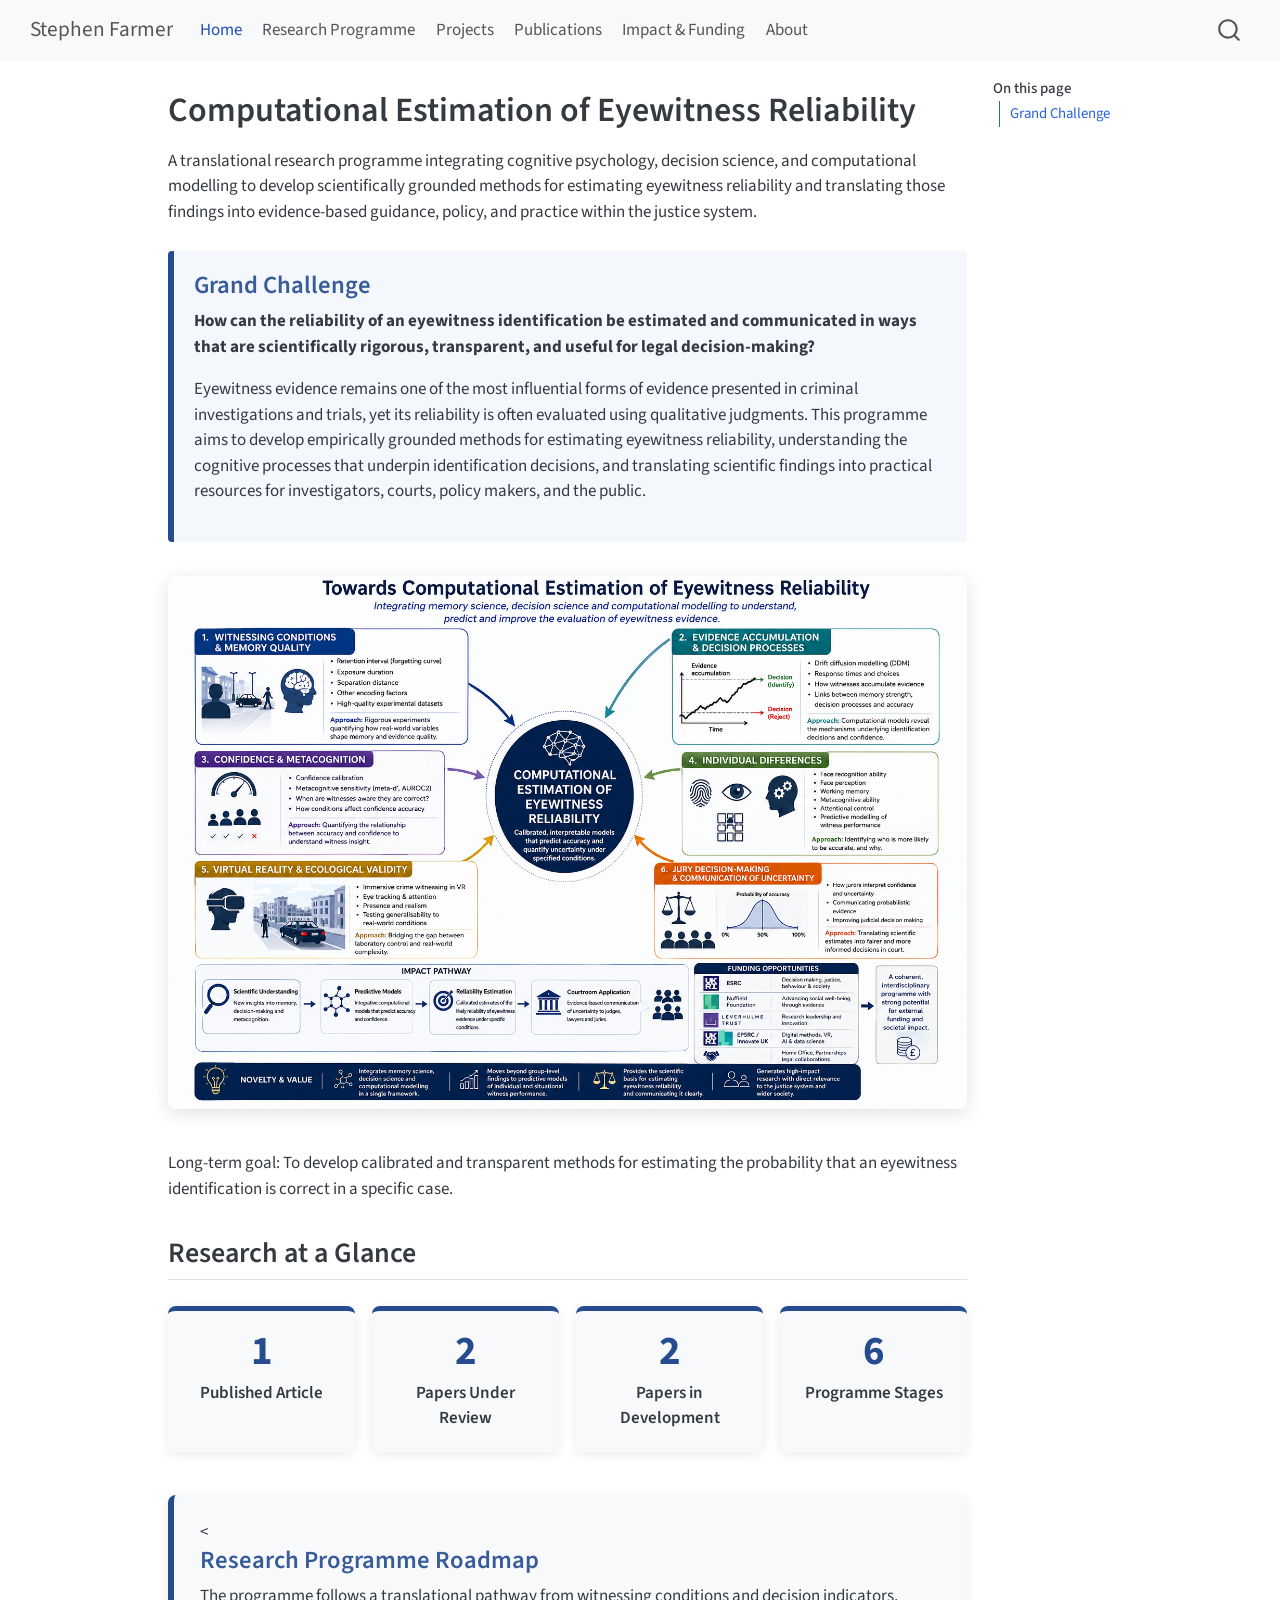
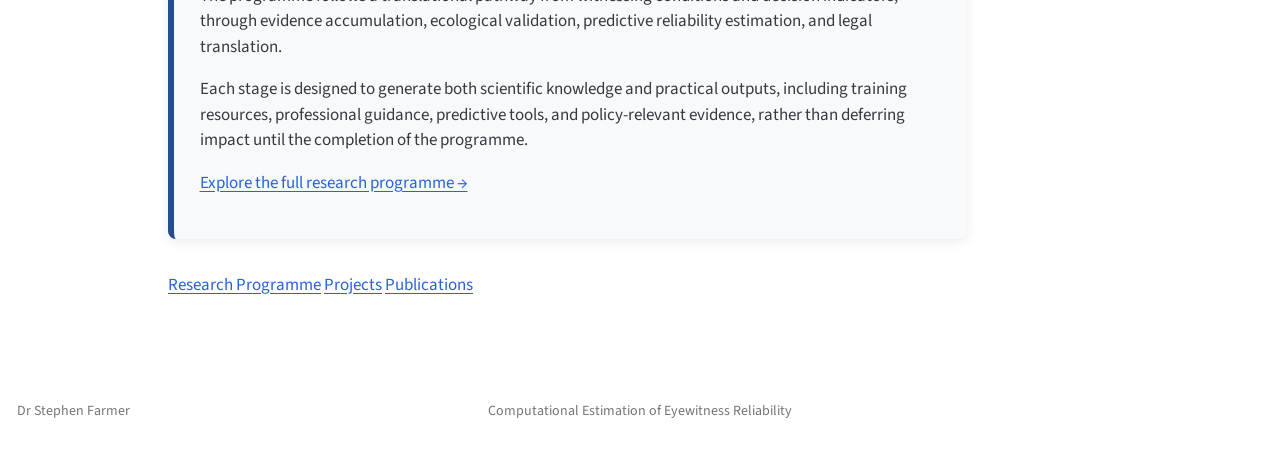
<file: docs/index.html>
<!DOCTYPE html>
<html xmlns="http://www.w3.org/1999/xhtml" lang="en" xml:lang="en"><head>

<meta charset="utf-8">
<meta name="generator" content="quarto-1.8.26">

<meta name="viewport" content="width=device-width, initial-scale=1.0, user-scalable=yes">


<title>quarto-input7c6a6a35d3d3103a – Stephen Farmer</title>
<style>
code{white-space: pre-wrap;}
span.smallcaps{font-variant: small-caps;}
div.columns{display: flex; gap: min(4vw, 1.5em);}
div.column{flex: auto; overflow-x: auto;}
div.hanging-indent{margin-left: 1.5em; text-indent: -1.5em;}
ul.task-list{list-style: none;}
ul.task-list li input[type="checkbox"] {
  width: 0.8em;
  margin: 0 0.8em 0.2em -1em; /* quarto-specific, see https://github.com/quarto-dev/quarto-cli/issues/4556 */ 
  vertical-align: middle;
}
</style>


<script src="site_libs/quarto-nav/quarto-nav.js"></script>
<script src="site_libs/quarto-nav/headroom.min.js"></script>
<script src="site_libs/clipboard/clipboard.min.js"></script>
<script src="site_libs/quarto-search/autocomplete.umd.js"></script>
<script src="site_libs/quarto-search/fuse.min.js"></script>
<script src="site_libs/quarto-search/quarto-search.js"></script>
<meta name="quarto:offset" content="./">
<script src="site_libs/quarto-html/quarto.js" type="module"></script>
<script src="site_libs/quarto-html/tabsets/tabsets.js" type="module"></script>
<script src="site_libs/quarto-html/axe/axe-check.js" type="module"></script>
<script src="site_libs/quarto-html/popper.min.js"></script>
<script src="site_libs/quarto-html/tippy.umd.min.js"></script>
<script src="site_libs/quarto-html/anchor.min.js"></script>
<link href="site_libs/quarto-html/tippy.css" rel="stylesheet">
<link href="site_libs/quarto-html/quarto-syntax-highlighting-587c61ba64f3a5504c4d52d930310e48.css" rel="stylesheet" id="quarto-text-highlighting-styles">
<script src="site_libs/bootstrap/bootstrap.min.js"></script>
<link href="site_libs/bootstrap/bootstrap-icons.css" rel="stylesheet">
<link href="site_libs/bootstrap/bootstrap-5b4ad623e5705c0698d39aec6f10cf02.min.css" rel="stylesheet" append-hash="true" id="quarto-bootstrap" data-mode="light">
<script id="quarto-search-options" type="application/json">{
  "location": "navbar",
  "copy-button": false,
  "collapse-after": 3,
  "panel-placement": "end",
  "type": "overlay",
  "limit": 50,
  "keyboard-shortcut": [
    "f",
    "/",
    "s"
  ],
  "show-item-context": false,
  "language": {
    "search-no-results-text": "No results",
    "search-matching-documents-text": "matching documents",
    "search-copy-link-title": "Copy link to search",
    "search-hide-matches-text": "Hide additional matches",
    "search-more-match-text": "more match in this document",
    "search-more-matches-text": "more matches in this document",
    "search-clear-button-title": "Clear",
    "search-text-placeholder": "",
    "search-detached-cancel-button-title": "Cancel",
    "search-submit-button-title": "Submit",
    "search-label": "Search"
  }
}</script>


<link rel="stylesheet" href="styles.css">
</head>

<body class="nav-fixed quarto-light">

<div id="quarto-search-results"></div>
  <header id="quarto-header" class="headroom fixed-top">
    <nav class="navbar navbar-expand-lg " data-bs-theme="dark">
      <div class="navbar-container container-fluid">
      <div class="navbar-brand-container mx-auto">
    <a class="navbar-brand" href="./index.html">
    <span class="navbar-title">Stephen Farmer</span>
    </a>
  </div>
            <div id="quarto-search" class="" title="Search"></div>
          <button class="navbar-toggler" type="button" data-bs-toggle="collapse" data-bs-target="#navbarCollapse" aria-controls="navbarCollapse" role="menu" aria-expanded="false" aria-label="Toggle navigation" onclick="if (window.quartoToggleHeadroom) { window.quartoToggleHeadroom(); }">
  <span class="navbar-toggler-icon"></span>
</button>
          <div class="collapse navbar-collapse" id="navbarCollapse">
            <ul class="navbar-nav navbar-nav-scroll me-auto">
  <li class="nav-item">
    <a class="nav-link active" href="./index.html" aria-current="page"> 
<span class="menu-text">Home</span></a>
  </li>  
  <li class="nav-item">
    <a class="nav-link" href="./programme.html"> 
<span class="menu-text">Research Programme</span></a>
  </li>  
  <li class="nav-item">
    <a class="nav-link" href="./projects.html"> 
<span class="menu-text">Projects</span></a>
  </li>  
  <li class="nav-item">
    <a class="nav-link" href="./publications.html"> 
<span class="menu-text">Publications</span></a>
  </li>  
  <li class="nav-item">
    <a class="nav-link" href="./impact.html"> 
<span class="menu-text">Impact &amp; Funding</span></a>
  </li>  
  <li class="nav-item">
    <a class="nav-link" href="./about.html"> 
<span class="menu-text">About</span></a>
  </li>  
</ul>
          </div> <!-- /navcollapse -->
            <div class="quarto-navbar-tools">
</div>
      </div> <!-- /container-fluid -->
    </nav>
</header>
<!-- content -->
<div id="quarto-content" class="quarto-container page-columns page-rows-contents page-layout-article page-navbar">
<!-- sidebar -->
<!-- margin-sidebar -->
    <div id="quarto-margin-sidebar" class="sidebar margin-sidebar">
        <nav id="TOC" role="doc-toc" class="toc-active">
    <h2 id="toc-title">On this page</h2>
   
  <ul>
  <li><a href="#grand-challenge" id="toc-grand-challenge" class="nav-link active" data-scroll-target="#grand-challenge">Grand Challenge</a></li>
  </ul>
</nav>
    </div>
<!-- main -->
<main class="content" id="quarto-document-content"><header id="title-block-header" class="quarto-title-block"><h1 class="title display-7">
Computational Estimation of Eyewitness Reliability
</h1></header>




<div class="hero-title">

<p class="hero-subtitle">
A translational research programme integrating cognitive psychology, decision science, and computational modelling to develop scientifically grounded methods for estimating eyewitness reliability and translating those findings into evidence-based guidance, policy, and practice within the justice system.
</p>
</div>
<section id="grand-challenge" class="level3 challenge-box">
<h3 class="anchored" data-anchor-id="grand-challenge">Grand Challenge</h3>
<p><strong>How can the reliability of an eyewitness identification be estimated and communicated in ways that are scientifically rigorous, transparent, and useful for legal decision-making?</strong></p>
<p>Eyewitness evidence remains one of the most influential forms of evidence presented in criminal investigations and trials, yet its reliability is often evaluated using qualitative judgments. This programme aims to develop empirically grounded methods for estimating eyewitness reliability, understanding the cognitive processes that underpin identification decisions, and translating scientific findings into practical resources for investigators, courts, policy makers, and the public.</p>
</section>
<div class="figure-wrapper">
<p><img src="images/programmeOverview.png" alt="Overview of the eyewitness reliability research programme"></p>
</div>
<p>Long-term goal: To develop calibrated and transparent methods for estimating the probability that an eyewitness identification is correct in a specific case.</p>
<h2 class="anchored">
Research at a Glance
</h2>
<div class="glance-grid">
<div class="glance-card">
<div class="glance-number">
1
</div>
<div class="glance-label">
Published Article
</div>
</div>
<div class="glance-card">
<div class="glance-number">
2
</div>
<div class="glance-label">
Papers Under Review
</div>
</div>
<div class="glance-card">
<div class="glance-number">
2
</div>
<div class="glance-label">
Papers in Development
</div>
</div>
<div class="glance-card">
<div class="glance-number">
6
</div>
<div class="glance-label">
Programme Stages
</div>
</div>
</div>
<div class="vision-box">
&lt;
<h3 class="anchored">
Research Programme Roadmap
</h3>
<p>
The programme follows a translational pathway from witnessing conditions and decision indicators, through evidence accumulation, ecological validation, predictive reliability estimation, and legal translation.
</p>
<p>
Each stage is designed to generate both scientific knowledge and practical outputs, including training resources, professional guidance, predictive tools, and policy-relevant evidence, rather than deferring impact until the completion of the programme.
</p>
<p>
<a href="programme.html">Explore the full research programme →</a>
</p>
<p></p>
</div>
<div class="button-row">
<p><a class="homepage-button" href="programme.html">Research Programme</a> <a class="homepage-button" href="projects.html">Projects</a> <a class="homepage-button" href="publications.html">Publications</a></p>
</div>



</main> <!-- /main -->
<script id="quarto-html-after-body" type="application/javascript">
  window.document.addEventListener("DOMContentLoaded", function (event) {
    const icon = "";
    const anchorJS = new window.AnchorJS();
    anchorJS.options = {
      placement: 'right',
      icon: icon
    };
    anchorJS.add('.anchored');
    const isCodeAnnotation = (el) => {
      for (const clz of el.classList) {
        if (clz.startsWith('code-annotation-')) {                     
          return true;
        }
      }
      return false;
    }
    const onCopySuccess = function(e) {
      // button target
      const button = e.trigger;
      // don't keep focus
      button.blur();
      // flash "checked"
      button.classList.add('code-copy-button-checked');
      var currentTitle = button.getAttribute("title");
      button.setAttribute("title", "Copied!");
      let tooltip;
      if (window.bootstrap) {
        button.setAttribute("data-bs-toggle", "tooltip");
        button.setAttribute("data-bs-placement", "left");
        button.setAttribute("data-bs-title", "Copied!");
        tooltip = new bootstrap.Tooltip(button, 
          { trigger: "manual", 
            customClass: "code-copy-button-tooltip",
            offset: [0, -8]});
        tooltip.show();    
      }
      setTimeout(function() {
        if (tooltip) {
          tooltip.hide();
          button.removeAttribute("data-bs-title");
          button.removeAttribute("data-bs-toggle");
          button.removeAttribute("data-bs-placement");
        }
        button.setAttribute("title", currentTitle);
        button.classList.remove('code-copy-button-checked');
      }, 1000);
      // clear code selection
      e.clearSelection();
    }
    const getTextToCopy = function(trigger) {
      const outerScaffold = trigger.parentElement.cloneNode(true);
      const codeEl = outerScaffold.querySelector('code');
      for (const childEl of codeEl.children) {
        if (isCodeAnnotation(childEl)) {
          childEl.remove();
        }
      }
      return codeEl.innerText;
    }
    const clipboard = new window.ClipboardJS('.code-copy-button:not([data-in-quarto-modal])', {
      text: getTextToCopy
    });
    clipboard.on('success', onCopySuccess);
    if (window.document.getElementById('quarto-embedded-source-code-modal')) {
      const clipboardModal = new window.ClipboardJS('.code-copy-button[data-in-quarto-modal]', {
        text: getTextToCopy,
        container: window.document.getElementById('quarto-embedded-source-code-modal')
      });
      clipboardModal.on('success', onCopySuccess);
    }
      var localhostRegex = new RegExp(/^(?:http|https):\/\/localhost\:?[0-9]*\//);
      var mailtoRegex = new RegExp(/^mailto:/);
        var filterRegex = new RegExp('/' + window.location.host + '/');
      var isInternal = (href) => {
          return filterRegex.test(href) || localhostRegex.test(href) || mailtoRegex.test(href);
      }
      // Inspect non-navigation links and adorn them if external
     var links = window.document.querySelectorAll('a[href]:not(.nav-link):not(.navbar-brand):not(.toc-action):not(.sidebar-link):not(.sidebar-item-toggle):not(.pagination-link):not(.no-external):not([aria-hidden]):not(.dropdown-item):not(.quarto-navigation-tool):not(.about-link)');
      for (var i=0; i<links.length; i++) {
        const link = links[i];
        if (!isInternal(link.href)) {
          // undo the damage that might have been done by quarto-nav.js in the case of
          // links that we want to consider external
          if (link.dataset.originalHref !== undefined) {
            link.href = link.dataset.originalHref;
          }
        }
      }
    function tippyHover(el, contentFn, onTriggerFn, onUntriggerFn) {
      const config = {
        allowHTML: true,
        maxWidth: 500,
        delay: 100,
        arrow: false,
        appendTo: function(el) {
            return el.parentElement;
        },
        interactive: true,
        interactiveBorder: 10,
        theme: 'quarto',
        placement: 'bottom-start',
      };
      if (contentFn) {
        config.content = contentFn;
      }
      if (onTriggerFn) {
        config.onTrigger = onTriggerFn;
      }
      if (onUntriggerFn) {
        config.onUntrigger = onUntriggerFn;
      }
      window.tippy(el, config); 
    }
    const noterefs = window.document.querySelectorAll('a[role="doc-noteref"]');
    for (var i=0; i<noterefs.length; i++) {
      const ref = noterefs[i];
      tippyHover(ref, function() {
        // use id or data attribute instead here
        let href = ref.getAttribute('data-footnote-href') || ref.getAttribute('href');
        try { href = new URL(href).hash; } catch {}
        const id = href.replace(/^#\/?/, "");
        const note = window.document.getElementById(id);
        if (note) {
          return note.innerHTML;
        } else {
          return "";
        }
      });
    }
    const xrefs = window.document.querySelectorAll('a.quarto-xref');
    const processXRef = (id, note) => {
      // Strip column container classes
      const stripColumnClz = (el) => {
        el.classList.remove("page-full", "page-columns");
        if (el.children) {
          for (const child of el.children) {
            stripColumnClz(child);
          }
        }
      }
      stripColumnClz(note)
      if (id === null || id.startsWith('sec-')) {
        // Special case sections, only their first couple elements
        const container = document.createElement("div");
        if (note.children && note.children.length > 2) {
          container.appendChild(note.children[0].cloneNode(true));
          for (let i = 1; i < note.children.length; i++) {
            const child = note.children[i];
            if (child.tagName === "P" && child.innerText === "") {
              continue;
            } else {
              container.appendChild(child.cloneNode(true));
              break;
            }
          }
          if (window.Quarto?.typesetMath) {
            window.Quarto.typesetMath(container);
          }
          return container.innerHTML
        } else {
          if (window.Quarto?.typesetMath) {
            window.Quarto.typesetMath(note);
          }
          return note.innerHTML;
        }
      } else {
        // Remove any anchor links if they are present
        const anchorLink = note.querySelector('a.anchorjs-link');
        if (anchorLink) {
          anchorLink.remove();
        }
        if (window.Quarto?.typesetMath) {
          window.Quarto.typesetMath(note);
        }
        if (note.classList.contains("callout")) {
          return note.outerHTML;
        } else {
          return note.innerHTML;
        }
      }
    }
    for (var i=0; i<xrefs.length; i++) {
      const xref = xrefs[i];
      tippyHover(xref, undefined, function(instance) {
        instance.disable();
        let url = xref.getAttribute('href');
        let hash = undefined; 
        if (url.startsWith('#')) {
          hash = url;
        } else {
          try { hash = new URL(url).hash; } catch {}
        }
        if (hash) {
          const id = hash.replace(/^#\/?/, "");
          const note = window.document.getElementById(id);
          if (note !== null) {
            try {
              const html = processXRef(id, note.cloneNode(true));
              instance.setContent(html);
            } finally {
              instance.enable();
              instance.show();
            }
          } else {
            // See if we can fetch this
            fetch(url.split('#')[0])
            .then(res => res.text())
            .then(html => {
              const parser = new DOMParser();
              const htmlDoc = parser.parseFromString(html, "text/html");
              const note = htmlDoc.getElementById(id);
              if (note !== null) {
                const html = processXRef(id, note);
                instance.setContent(html);
              } 
            }).finally(() => {
              instance.enable();
              instance.show();
            });
          }
        } else {
          // See if we can fetch a full url (with no hash to target)
          // This is a special case and we should probably do some content thinning / targeting
          fetch(url)
          .then(res => res.text())
          .then(html => {
            const parser = new DOMParser();
            const htmlDoc = parser.parseFromString(html, "text/html");
            const note = htmlDoc.querySelector('main.content');
            if (note !== null) {
              // This should only happen for chapter cross references
              // (since there is no id in the URL)
              // remove the first header
              if (note.children.length > 0 && note.children[0].tagName === "HEADER") {
                note.children[0].remove();
              }
              const html = processXRef(null, note);
              instance.setContent(html);
            } 
          }).finally(() => {
            instance.enable();
            instance.show();
          });
        }
      }, function(instance) {
      });
    }
        let selectedAnnoteEl;
        const selectorForAnnotation = ( cell, annotation) => {
          let cellAttr = 'data-code-cell="' + cell + '"';
          let lineAttr = 'data-code-annotation="' +  annotation + '"';
          const selector = 'span[' + cellAttr + '][' + lineAttr + ']';
          return selector;
        }
        const selectCodeLines = (annoteEl) => {
          const doc = window.document;
          const targetCell = annoteEl.getAttribute("data-target-cell");
          const targetAnnotation = annoteEl.getAttribute("data-target-annotation");
          const annoteSpan = window.document.querySelector(selectorForAnnotation(targetCell, targetAnnotation));
          const lines = annoteSpan.getAttribute("data-code-lines").split(",");
          const lineIds = lines.map((line) => {
            return targetCell + "-" + line;
          })
          let top = null;
          let height = null;
          let parent = null;
          if (lineIds.length > 0) {
              //compute the position of the single el (top and bottom and make a div)
              const el = window.document.getElementById(lineIds[0]);
              top = el.offsetTop;
              height = el.offsetHeight;
              parent = el.parentElement.parentElement;
            if (lineIds.length > 1) {
              const lastEl = window.document.getElementById(lineIds[lineIds.length - 1]);
              const bottom = lastEl.offsetTop + lastEl.offsetHeight;
              height = bottom - top;
            }
            if (top !== null && height !== null && parent !== null) {
              // cook up a div (if necessary) and position it 
              let div = window.document.getElementById("code-annotation-line-highlight");
              if (div === null) {
                div = window.document.createElement("div");
                div.setAttribute("id", "code-annotation-line-highlight");
                div.style.position = 'absolute';
                parent.appendChild(div);
              }
              div.style.top = top - 2 + "px";
              div.style.height = height + 4 + "px";
              div.style.left = 0;
              let gutterDiv = window.document.getElementById("code-annotation-line-highlight-gutter");
              if (gutterDiv === null) {
                gutterDiv = window.document.createElement("div");
                gutterDiv.setAttribute("id", "code-annotation-line-highlight-gutter");
                gutterDiv.style.position = 'absolute';
                const codeCell = window.document.getElementById(targetCell);
                const gutter = codeCell.querySelector('.code-annotation-gutter');
                gutter.appendChild(gutterDiv);
              }
              gutterDiv.style.top = top - 2 + "px";
              gutterDiv.style.height = height + 4 + "px";
            }
            selectedAnnoteEl = annoteEl;
          }
        };
        const unselectCodeLines = () => {
          const elementsIds = ["code-annotation-line-highlight", "code-annotation-line-highlight-gutter"];
          elementsIds.forEach((elId) => {
            const div = window.document.getElementById(elId);
            if (div) {
              div.remove();
            }
          });
          selectedAnnoteEl = undefined;
        };
          // Handle positioning of the toggle
      window.addEventListener(
        "resize",
        throttle(() => {
          elRect = undefined;
          if (selectedAnnoteEl) {
            selectCodeLines(selectedAnnoteEl);
          }
        }, 10)
      );
      function throttle(fn, ms) {
      let throttle = false;
      let timer;
        return (...args) => {
          if(!throttle) { // first call gets through
              fn.apply(this, args);
              throttle = true;
          } else { // all the others get throttled
              if(timer) clearTimeout(timer); // cancel #2
              timer = setTimeout(() => {
                fn.apply(this, args);
                timer = throttle = false;
              }, ms);
          }
        };
      }
        // Attach click handler to the DT
        const annoteDls = window.document.querySelectorAll('dt[data-target-cell]');
        for (const annoteDlNode of annoteDls) {
          annoteDlNode.addEventListener('click', (event) => {
            const clickedEl = event.target;
            if (clickedEl !== selectedAnnoteEl) {
              unselectCodeLines();
              const activeEl = window.document.querySelector('dt[data-target-cell].code-annotation-active');
              if (activeEl) {
                activeEl.classList.remove('code-annotation-active');
              }
              selectCodeLines(clickedEl);
              clickedEl.classList.add('code-annotation-active');
            } else {
              // Unselect the line
              unselectCodeLines();
              clickedEl.classList.remove('code-annotation-active');
            }
          });
        }
    const findCites = (el) => {
      const parentEl = el.parentElement;
      if (parentEl) {
        const cites = parentEl.dataset.cites;
        if (cites) {
          return {
            el,
            cites: cites.split(' ')
          };
        } else {
          return findCites(el.parentElement)
        }
      } else {
        return undefined;
      }
    };
    var bibliorefs = window.document.querySelectorAll('a[role="doc-biblioref"]');
    for (var i=0; i<bibliorefs.length; i++) {
      const ref = bibliorefs[i];
      const citeInfo = findCites(ref);
      if (citeInfo) {
        tippyHover(citeInfo.el, function() {
          var popup = window.document.createElement('div');
          citeInfo.cites.forEach(function(cite) {
            var citeDiv = window.document.createElement('div');
            citeDiv.classList.add('hanging-indent');
            citeDiv.classList.add('csl-entry');
            var biblioDiv = window.document.getElementById('ref-' + cite);
            if (biblioDiv) {
              citeDiv.innerHTML = biblioDiv.innerHTML;
            }
            popup.appendChild(citeDiv);
          });
          return popup.innerHTML;
        });
      }
    }
  });
  </script>
</div> <!-- /content -->
<footer class="footer">
  <div class="nav-footer">
    <div class="nav-footer-left">
<p>Dr Stephen Farmer</p>
</div>   
    <div class="nav-footer-center">
<p>Computational Estimation of Eyewitness Reliability</p>
</div>
    <div class="nav-footer-right">
      &nbsp;
    </div>
  </div>
</footer>




</body></html>
</file>
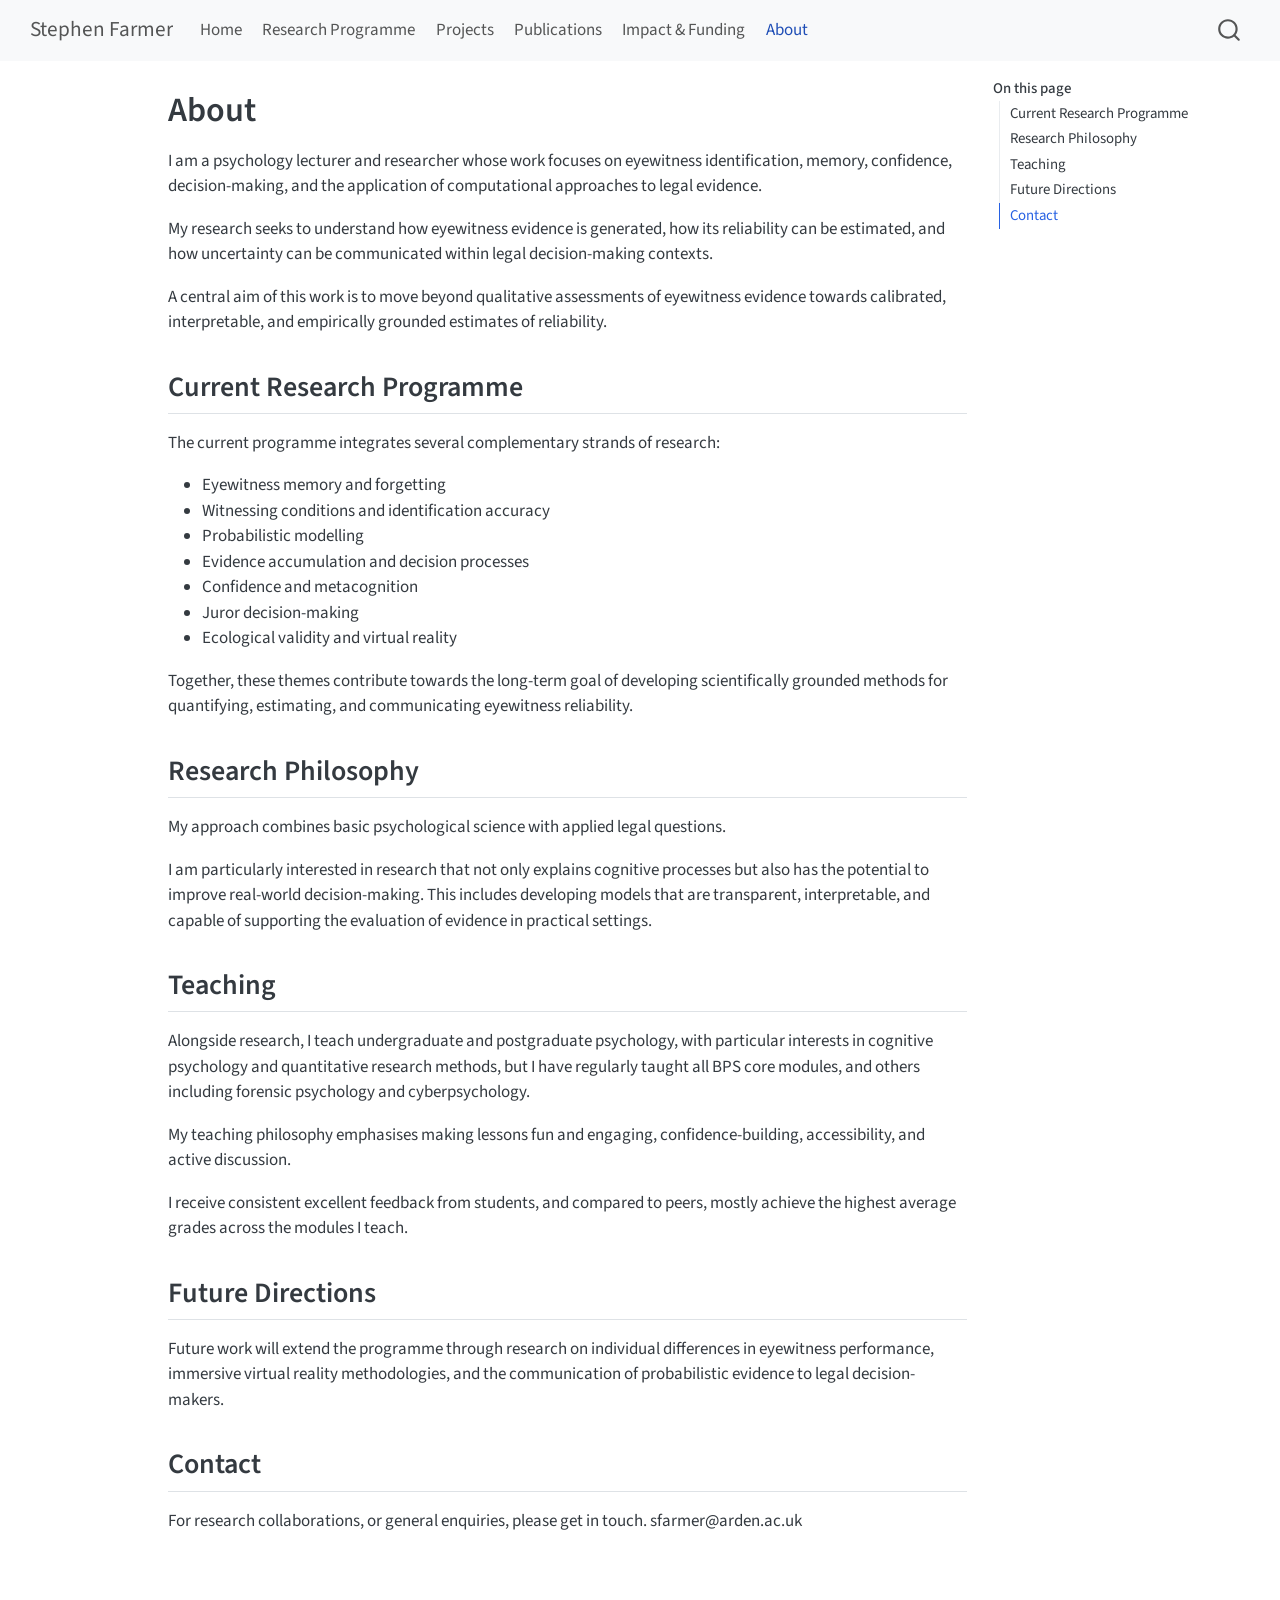
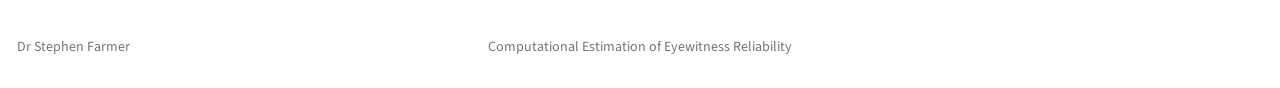
<file: docs/about.html>
<!DOCTYPE html>
<html xmlns="http://www.w3.org/1999/xhtml" lang="en" xml:lang="en"><head>

<meta charset="utf-8">
<meta name="generator" content="quarto-1.8.26">

<meta name="viewport" content="width=device-width, initial-scale=1.0, user-scalable=yes">


<title>About – Stephen Farmer</title>
<style>
code{white-space: pre-wrap;}
span.smallcaps{font-variant: small-caps;}
div.columns{display: flex; gap: min(4vw, 1.5em);}
div.column{flex: auto; overflow-x: auto;}
div.hanging-indent{margin-left: 1.5em; text-indent: -1.5em;}
ul.task-list{list-style: none;}
ul.task-list li input[type="checkbox"] {
  width: 0.8em;
  margin: 0 0.8em 0.2em -1em; /* quarto-specific, see https://github.com/quarto-dev/quarto-cli/issues/4556 */ 
  vertical-align: middle;
}
</style>


<script src="site_libs/quarto-nav/quarto-nav.js"></script>
<script src="site_libs/quarto-nav/headroom.min.js"></script>
<script src="site_libs/clipboard/clipboard.min.js"></script>
<script src="site_libs/quarto-search/autocomplete.umd.js"></script>
<script src="site_libs/quarto-search/fuse.min.js"></script>
<script src="site_libs/quarto-search/quarto-search.js"></script>
<meta name="quarto:offset" content="./">
<script src="site_libs/quarto-html/quarto.js" type="module"></script>
<script src="site_libs/quarto-html/tabsets/tabsets.js" type="module"></script>
<script src="site_libs/quarto-html/axe/axe-check.js" type="module"></script>
<script src="site_libs/quarto-html/popper.min.js"></script>
<script src="site_libs/quarto-html/tippy.umd.min.js"></script>
<script src="site_libs/quarto-html/anchor.min.js"></script>
<link href="site_libs/quarto-html/tippy.css" rel="stylesheet">
<link href="site_libs/quarto-html/quarto-syntax-highlighting-587c61ba64f3a5504c4d52d930310e48.css" rel="stylesheet" id="quarto-text-highlighting-styles">
<script src="site_libs/bootstrap/bootstrap.min.js"></script>
<link href="site_libs/bootstrap/bootstrap-icons.css" rel="stylesheet">
<link href="site_libs/bootstrap/bootstrap-5b4ad623e5705c0698d39aec6f10cf02.min.css" rel="stylesheet" append-hash="true" id="quarto-bootstrap" data-mode="light">
<script id="quarto-search-options" type="application/json">{
  "location": "navbar",
  "copy-button": false,
  "collapse-after": 3,
  "panel-placement": "end",
  "type": "overlay",
  "limit": 50,
  "keyboard-shortcut": [
    "f",
    "/",
    "s"
  ],
  "show-item-context": false,
  "language": {
    "search-no-results-text": "No results",
    "search-matching-documents-text": "matching documents",
    "search-copy-link-title": "Copy link to search",
    "search-hide-matches-text": "Hide additional matches",
    "search-more-match-text": "more match in this document",
    "search-more-matches-text": "more matches in this document",
    "search-clear-button-title": "Clear",
    "search-text-placeholder": "",
    "search-detached-cancel-button-title": "Cancel",
    "search-submit-button-title": "Submit",
    "search-label": "Search"
  }
}</script>


<link rel="stylesheet" href="styles.css">
</head>

<body class="nav-fixed quarto-light">

<div id="quarto-search-results"></div>
  <header id="quarto-header" class="headroom fixed-top">
    <nav class="navbar navbar-expand-lg " data-bs-theme="dark">
      <div class="navbar-container container-fluid">
      <div class="navbar-brand-container mx-auto">
    <a class="navbar-brand" href="./index.html">
    <span class="navbar-title">Stephen Farmer</span>
    </a>
  </div>
            <div id="quarto-search" class="" title="Search"></div>
          <button class="navbar-toggler" type="button" data-bs-toggle="collapse" data-bs-target="#navbarCollapse" aria-controls="navbarCollapse" role="menu" aria-expanded="false" aria-label="Toggle navigation" onclick="if (window.quartoToggleHeadroom) { window.quartoToggleHeadroom(); }">
  <span class="navbar-toggler-icon"></span>
</button>
          <div class="collapse navbar-collapse" id="navbarCollapse">
            <ul class="navbar-nav navbar-nav-scroll me-auto">
  <li class="nav-item">
    <a class="nav-link" href="./index.html"> 
<span class="menu-text">Home</span></a>
  </li>  
  <li class="nav-item">
    <a class="nav-link" href="./programme.html"> 
<span class="menu-text">Research Programme</span></a>
  </li>  
  <li class="nav-item">
    <a class="nav-link" href="./projects.html"> 
<span class="menu-text">Projects</span></a>
  </li>  
  <li class="nav-item">
    <a class="nav-link" href="./publications.html"> 
<span class="menu-text">Publications</span></a>
  </li>  
  <li class="nav-item">
    <a class="nav-link" href="./impact.html"> 
<span class="menu-text">Impact &amp; Funding</span></a>
  </li>  
  <li class="nav-item">
    <a class="nav-link active" href="./about.html" aria-current="page"> 
<span class="menu-text">About</span></a>
  </li>  
</ul>
          </div> <!-- /navcollapse -->
            <div class="quarto-navbar-tools">
</div>
      </div> <!-- /container-fluid -->
    </nav>
</header>
<!-- content -->
<div id="quarto-content" class="quarto-container page-columns page-rows-contents page-layout-article page-navbar">
<!-- sidebar -->
<!-- margin-sidebar -->
    <div id="quarto-margin-sidebar" class="sidebar margin-sidebar">
        <nav id="TOC" role="doc-toc" class="toc-active">
    <h2 id="toc-title">On this page</h2>
   
  <ul>
  <li><a href="#current-research-programme" id="toc-current-research-programme" class="nav-link active" data-scroll-target="#current-research-programme">Current Research Programme</a></li>
  <li><a href="#research-philosophy" id="toc-research-philosophy" class="nav-link" data-scroll-target="#research-philosophy">Research Philosophy</a></li>
  <li><a href="#teaching" id="toc-teaching" class="nav-link" data-scroll-target="#teaching">Teaching</a></li>
  <li><a href="#future-directions" id="toc-future-directions" class="nav-link" data-scroll-target="#future-directions">Future Directions</a></li>
  <li><a href="#contact" id="toc-contact" class="nav-link" data-scroll-target="#contact">Contact</a></li>
  </ul>
</nav>
    </div>
<!-- main -->
<main class="content" id="quarto-document-content">

<header id="title-block-header" class="quarto-title-block default">
<div class="quarto-title">
<h1 class="title">About</h1>
</div>



<div class="quarto-title-meta">

    
  
    
  </div>
  


</header>


<p>I am a psychology lecturer and researcher whose work focuses on eyewitness identification, memory, confidence, decision-making, and the application of computational approaches to legal evidence.</p>
<p>My research seeks to understand how eyewitness evidence is generated, how its reliability can be estimated, and how uncertainty can be communicated within legal decision-making contexts.</p>
<p>A central aim of this work is to move beyond qualitative assessments of eyewitness evidence towards calibrated, interpretable, and empirically grounded estimates of reliability.</p>
<section id="current-research-programme" class="level2">
<h2 class="anchored" data-anchor-id="current-research-programme">Current Research Programme</h2>
<p>The current programme integrates several complementary strands of research:</p>
<ul>
<li>Eyewitness memory and forgetting</li>
<li>Witnessing conditions and identification accuracy</li>
<li>Probabilistic modelling</li>
<li>Evidence accumulation and decision processes</li>
<li>Confidence and metacognition</li>
<li>Juror decision-making</li>
<li>Ecological validity and virtual reality</li>
</ul>
<p>Together, these themes contribute towards the long-term goal of developing scientifically grounded methods for quantifying, estimating, and communicating eyewitness reliability.</p>
</section>
<section id="research-philosophy" class="level2">
<h2 class="anchored" data-anchor-id="research-philosophy">Research Philosophy</h2>
<p>My approach combines basic psychological science with applied legal questions.</p>
<p>I am particularly interested in research that not only explains cognitive processes but also has the potential to improve real-world decision-making. This includes developing models that are transparent, interpretable, and capable of supporting the evaluation of evidence in practical settings.</p>
</section>
<section id="teaching" class="level2">
<h2 class="anchored" data-anchor-id="teaching">Teaching</h2>
<p>Alongside research, I teach undergraduate and postgraduate psychology, with particular interests in cognitive psychology and quantitative research methods, but I have regularly taught all BPS core modules, and others including forensic psychology and cyberpsychology.</p>
<p>My teaching philosophy emphasises making lessons fun and engaging, confidence-building, accessibility, and active discussion.</p>
<p>I receive consistent excellent feedback from students, and compared to peers, mostly achieve the highest average grades across the modules I teach.</p>
</section>
<section id="future-directions" class="level2">
<h2 class="anchored" data-anchor-id="future-directions">Future Directions</h2>
<p>Future work will extend the programme through research on individual differences in eyewitness performance, immersive virtual reality methodologies, and the communication of probabilistic evidence to legal decision-makers.</p>
</section>
<section id="contact" class="level2">
<h2 class="anchored" data-anchor-id="contact">Contact</h2>
<p>For research collaborations, or general enquiries, please get in touch. sfarmer@arden.ac.uk</p>


</section>

</main> <!-- /main -->
<script id="quarto-html-after-body" type="application/javascript">
  window.document.addEventListener("DOMContentLoaded", function (event) {
    const icon = "";
    const anchorJS = new window.AnchorJS();
    anchorJS.options = {
      placement: 'right',
      icon: icon
    };
    anchorJS.add('.anchored');
    const isCodeAnnotation = (el) => {
      for (const clz of el.classList) {
        if (clz.startsWith('code-annotation-')) {                     
          return true;
        }
      }
      return false;
    }
    const onCopySuccess = function(e) {
      // button target
      const button = e.trigger;
      // don't keep focus
      button.blur();
      // flash "checked"
      button.classList.add('code-copy-button-checked');
      var currentTitle = button.getAttribute("title");
      button.setAttribute("title", "Copied!");
      let tooltip;
      if (window.bootstrap) {
        button.setAttribute("data-bs-toggle", "tooltip");
        button.setAttribute("data-bs-placement", "left");
        button.setAttribute("data-bs-title", "Copied!");
        tooltip = new bootstrap.Tooltip(button, 
          { trigger: "manual", 
            customClass: "code-copy-button-tooltip",
            offset: [0, -8]});
        tooltip.show();    
      }
      setTimeout(function() {
        if (tooltip) {
          tooltip.hide();
          button.removeAttribute("data-bs-title");
          button.removeAttribute("data-bs-toggle");
          button.removeAttribute("data-bs-placement");
        }
        button.setAttribute("title", currentTitle);
        button.classList.remove('code-copy-button-checked');
      }, 1000);
      // clear code selection
      e.clearSelection();
    }
    const getTextToCopy = function(trigger) {
      const outerScaffold = trigger.parentElement.cloneNode(true);
      const codeEl = outerScaffold.querySelector('code');
      for (const childEl of codeEl.children) {
        if (isCodeAnnotation(childEl)) {
          childEl.remove();
        }
      }
      return codeEl.innerText;
    }
    const clipboard = new window.ClipboardJS('.code-copy-button:not([data-in-quarto-modal])', {
      text: getTextToCopy
    });
    clipboard.on('success', onCopySuccess);
    if (window.document.getElementById('quarto-embedded-source-code-modal')) {
      const clipboardModal = new window.ClipboardJS('.code-copy-button[data-in-quarto-modal]', {
        text: getTextToCopy,
        container: window.document.getElementById('quarto-embedded-source-code-modal')
      });
      clipboardModal.on('success', onCopySuccess);
    }
      var localhostRegex = new RegExp(/^(?:http|https):\/\/localhost\:?[0-9]*\//);
      var mailtoRegex = new RegExp(/^mailto:/);
        var filterRegex = new RegExp('/' + window.location.host + '/');
      var isInternal = (href) => {
          return filterRegex.test(href) || localhostRegex.test(href) || mailtoRegex.test(href);
      }
      // Inspect non-navigation links and adorn them if external
     var links = window.document.querySelectorAll('a[href]:not(.nav-link):not(.navbar-brand):not(.toc-action):not(.sidebar-link):not(.sidebar-item-toggle):not(.pagination-link):not(.no-external):not([aria-hidden]):not(.dropdown-item):not(.quarto-navigation-tool):not(.about-link)');
      for (var i=0; i<links.length; i++) {
        const link = links[i];
        if (!isInternal(link.href)) {
          // undo the damage that might have been done by quarto-nav.js in the case of
          // links that we want to consider external
          if (link.dataset.originalHref !== undefined) {
            link.href = link.dataset.originalHref;
          }
        }
      }
    function tippyHover(el, contentFn, onTriggerFn, onUntriggerFn) {
      const config = {
        allowHTML: true,
        maxWidth: 500,
        delay: 100,
        arrow: false,
        appendTo: function(el) {
            return el.parentElement;
        },
        interactive: true,
        interactiveBorder: 10,
        theme: 'quarto',
        placement: 'bottom-start',
      };
      if (contentFn) {
        config.content = contentFn;
      }
      if (onTriggerFn) {
        config.onTrigger = onTriggerFn;
      }
      if (onUntriggerFn) {
        config.onUntrigger = onUntriggerFn;
      }
      window.tippy(el, config); 
    }
    const noterefs = window.document.querySelectorAll('a[role="doc-noteref"]');
    for (var i=0; i<noterefs.length; i++) {
      const ref = noterefs[i];
      tippyHover(ref, function() {
        // use id or data attribute instead here
        let href = ref.getAttribute('data-footnote-href') || ref.getAttribute('href');
        try { href = new URL(href).hash; } catch {}
        const id = href.replace(/^#\/?/, "");
        const note = window.document.getElementById(id);
        if (note) {
          return note.innerHTML;
        } else {
          return "";
        }
      });
    }
    const xrefs = window.document.querySelectorAll('a.quarto-xref');
    const processXRef = (id, note) => {
      // Strip column container classes
      const stripColumnClz = (el) => {
        el.classList.remove("page-full", "page-columns");
        if (el.children) {
          for (const child of el.children) {
            stripColumnClz(child);
          }
        }
      }
      stripColumnClz(note)
      if (id === null || id.startsWith('sec-')) {
        // Special case sections, only their first couple elements
        const container = document.createElement("div");
        if (note.children && note.children.length > 2) {
          container.appendChild(note.children[0].cloneNode(true));
          for (let i = 1; i < note.children.length; i++) {
            const child = note.children[i];
            if (child.tagName === "P" && child.innerText === "") {
              continue;
            } else {
              container.appendChild(child.cloneNode(true));
              break;
            }
          }
          if (window.Quarto?.typesetMath) {
            window.Quarto.typesetMath(container);
          }
          return container.innerHTML
        } else {
          if (window.Quarto?.typesetMath) {
            window.Quarto.typesetMath(note);
          }
          return note.innerHTML;
        }
      } else {
        // Remove any anchor links if they are present
        const anchorLink = note.querySelector('a.anchorjs-link');
        if (anchorLink) {
          anchorLink.remove();
        }
        if (window.Quarto?.typesetMath) {
          window.Quarto.typesetMath(note);
        }
        if (note.classList.contains("callout")) {
          return note.outerHTML;
        } else {
          return note.innerHTML;
        }
      }
    }
    for (var i=0; i<xrefs.length; i++) {
      const xref = xrefs[i];
      tippyHover(xref, undefined, function(instance) {
        instance.disable();
        let url = xref.getAttribute('href');
        let hash = undefined; 
        if (url.startsWith('#')) {
          hash = url;
        } else {
          try { hash = new URL(url).hash; } catch {}
        }
        if (hash) {
          const id = hash.replace(/^#\/?/, "");
          const note = window.document.getElementById(id);
          if (note !== null) {
            try {
              const html = processXRef(id, note.cloneNode(true));
              instance.setContent(html);
            } finally {
              instance.enable();
              instance.show();
            }
          } else {
            // See if we can fetch this
            fetch(url.split('#')[0])
            .then(res => res.text())
            .then(html => {
              const parser = new DOMParser();
              const htmlDoc = parser.parseFromString(html, "text/html");
              const note = htmlDoc.getElementById(id);
              if (note !== null) {
                const html = processXRef(id, note);
                instance.setContent(html);
              } 
            }).finally(() => {
              instance.enable();
              instance.show();
            });
          }
        } else {
          // See if we can fetch a full url (with no hash to target)
          // This is a special case and we should probably do some content thinning / targeting
          fetch(url)
          .then(res => res.text())
          .then(html => {
            const parser = new DOMParser();
            const htmlDoc = parser.parseFromString(html, "text/html");
            const note = htmlDoc.querySelector('main.content');
            if (note !== null) {
              // This should only happen for chapter cross references
              // (since there is no id in the URL)
              // remove the first header
              if (note.children.length > 0 && note.children[0].tagName === "HEADER") {
                note.children[0].remove();
              }
              const html = processXRef(null, note);
              instance.setContent(html);
            } 
          }).finally(() => {
            instance.enable();
            instance.show();
          });
        }
      }, function(instance) {
      });
    }
        let selectedAnnoteEl;
        const selectorForAnnotation = ( cell, annotation) => {
          let cellAttr = 'data-code-cell="' + cell + '"';
          let lineAttr = 'data-code-annotation="' +  annotation + '"';
          const selector = 'span[' + cellAttr + '][' + lineAttr + ']';
          return selector;
        }
        const selectCodeLines = (annoteEl) => {
          const doc = window.document;
          const targetCell = annoteEl.getAttribute("data-target-cell");
          const targetAnnotation = annoteEl.getAttribute("data-target-annotation");
          const annoteSpan = window.document.querySelector(selectorForAnnotation(targetCell, targetAnnotation));
          const lines = annoteSpan.getAttribute("data-code-lines").split(",");
          const lineIds = lines.map((line) => {
            return targetCell + "-" + line;
          })
          let top = null;
          let height = null;
          let parent = null;
          if (lineIds.length > 0) {
              //compute the position of the single el (top and bottom and make a div)
              const el = window.document.getElementById(lineIds[0]);
              top = el.offsetTop;
              height = el.offsetHeight;
              parent = el.parentElement.parentElement;
            if (lineIds.length > 1) {
              const lastEl = window.document.getElementById(lineIds[lineIds.length - 1]);
              const bottom = lastEl.offsetTop + lastEl.offsetHeight;
              height = bottom - top;
            }
            if (top !== null && height !== null && parent !== null) {
              // cook up a div (if necessary) and position it 
              let div = window.document.getElementById("code-annotation-line-highlight");
              if (div === null) {
                div = window.document.createElement("div");
                div.setAttribute("id", "code-annotation-line-highlight");
                div.style.position = 'absolute';
                parent.appendChild(div);
              }
              div.style.top = top - 2 + "px";
              div.style.height = height + 4 + "px";
              div.style.left = 0;
              let gutterDiv = window.document.getElementById("code-annotation-line-highlight-gutter");
              if (gutterDiv === null) {
                gutterDiv = window.document.createElement("div");
                gutterDiv.setAttribute("id", "code-annotation-line-highlight-gutter");
                gutterDiv.style.position = 'absolute';
                const codeCell = window.document.getElementById(targetCell);
                const gutter = codeCell.querySelector('.code-annotation-gutter');
                gutter.appendChild(gutterDiv);
              }
              gutterDiv.style.top = top - 2 + "px";
              gutterDiv.style.height = height + 4 + "px";
            }
            selectedAnnoteEl = annoteEl;
          }
        };
        const unselectCodeLines = () => {
          const elementsIds = ["code-annotation-line-highlight", "code-annotation-line-highlight-gutter"];
          elementsIds.forEach((elId) => {
            const div = window.document.getElementById(elId);
            if (div) {
              div.remove();
            }
          });
          selectedAnnoteEl = undefined;
        };
          // Handle positioning of the toggle
      window.addEventListener(
        "resize",
        throttle(() => {
          elRect = undefined;
          if (selectedAnnoteEl) {
            selectCodeLines(selectedAnnoteEl);
          }
        }, 10)
      );
      function throttle(fn, ms) {
      let throttle = false;
      let timer;
        return (...args) => {
          if(!throttle) { // first call gets through
              fn.apply(this, args);
              throttle = true;
          } else { // all the others get throttled
              if(timer) clearTimeout(timer); // cancel #2
              timer = setTimeout(() => {
                fn.apply(this, args);
                timer = throttle = false;
              }, ms);
          }
        };
      }
        // Attach click handler to the DT
        const annoteDls = window.document.querySelectorAll('dt[data-target-cell]');
        for (const annoteDlNode of annoteDls) {
          annoteDlNode.addEventListener('click', (event) => {
            const clickedEl = event.target;
            if (clickedEl !== selectedAnnoteEl) {
              unselectCodeLines();
              const activeEl = window.document.querySelector('dt[data-target-cell].code-annotation-active');
              if (activeEl) {
                activeEl.classList.remove('code-annotation-active');
              }
              selectCodeLines(clickedEl);
              clickedEl.classList.add('code-annotation-active');
            } else {
              // Unselect the line
              unselectCodeLines();
              clickedEl.classList.remove('code-annotation-active');
            }
          });
        }
    const findCites = (el) => {
      const parentEl = el.parentElement;
      if (parentEl) {
        const cites = parentEl.dataset.cites;
        if (cites) {
          return {
            el,
            cites: cites.split(' ')
          };
        } else {
          return findCites(el.parentElement)
        }
      } else {
        return undefined;
      }
    };
    var bibliorefs = window.document.querySelectorAll('a[role="doc-biblioref"]');
    for (var i=0; i<bibliorefs.length; i++) {
      const ref = bibliorefs[i];
      const citeInfo = findCites(ref);
      if (citeInfo) {
        tippyHover(citeInfo.el, function() {
          var popup = window.document.createElement('div');
          citeInfo.cites.forEach(function(cite) {
            var citeDiv = window.document.createElement('div');
            citeDiv.classList.add('hanging-indent');
            citeDiv.classList.add('csl-entry');
            var biblioDiv = window.document.getElementById('ref-' + cite);
            if (biblioDiv) {
              citeDiv.innerHTML = biblioDiv.innerHTML;
            }
            popup.appendChild(citeDiv);
          });
          return popup.innerHTML;
        });
      }
    }
  });
  </script>
</div> <!-- /content -->
<footer class="footer">
  <div class="nav-footer">
    <div class="nav-footer-left">
<p>Dr Stephen Farmer</p>
</div>   
    <div class="nav-footer-center">
<p>Computational Estimation of Eyewitness Reliability</p>
</div>
    <div class="nav-footer-right">
      &nbsp;
    </div>
  </div>
</footer>




</body></html>
</file>
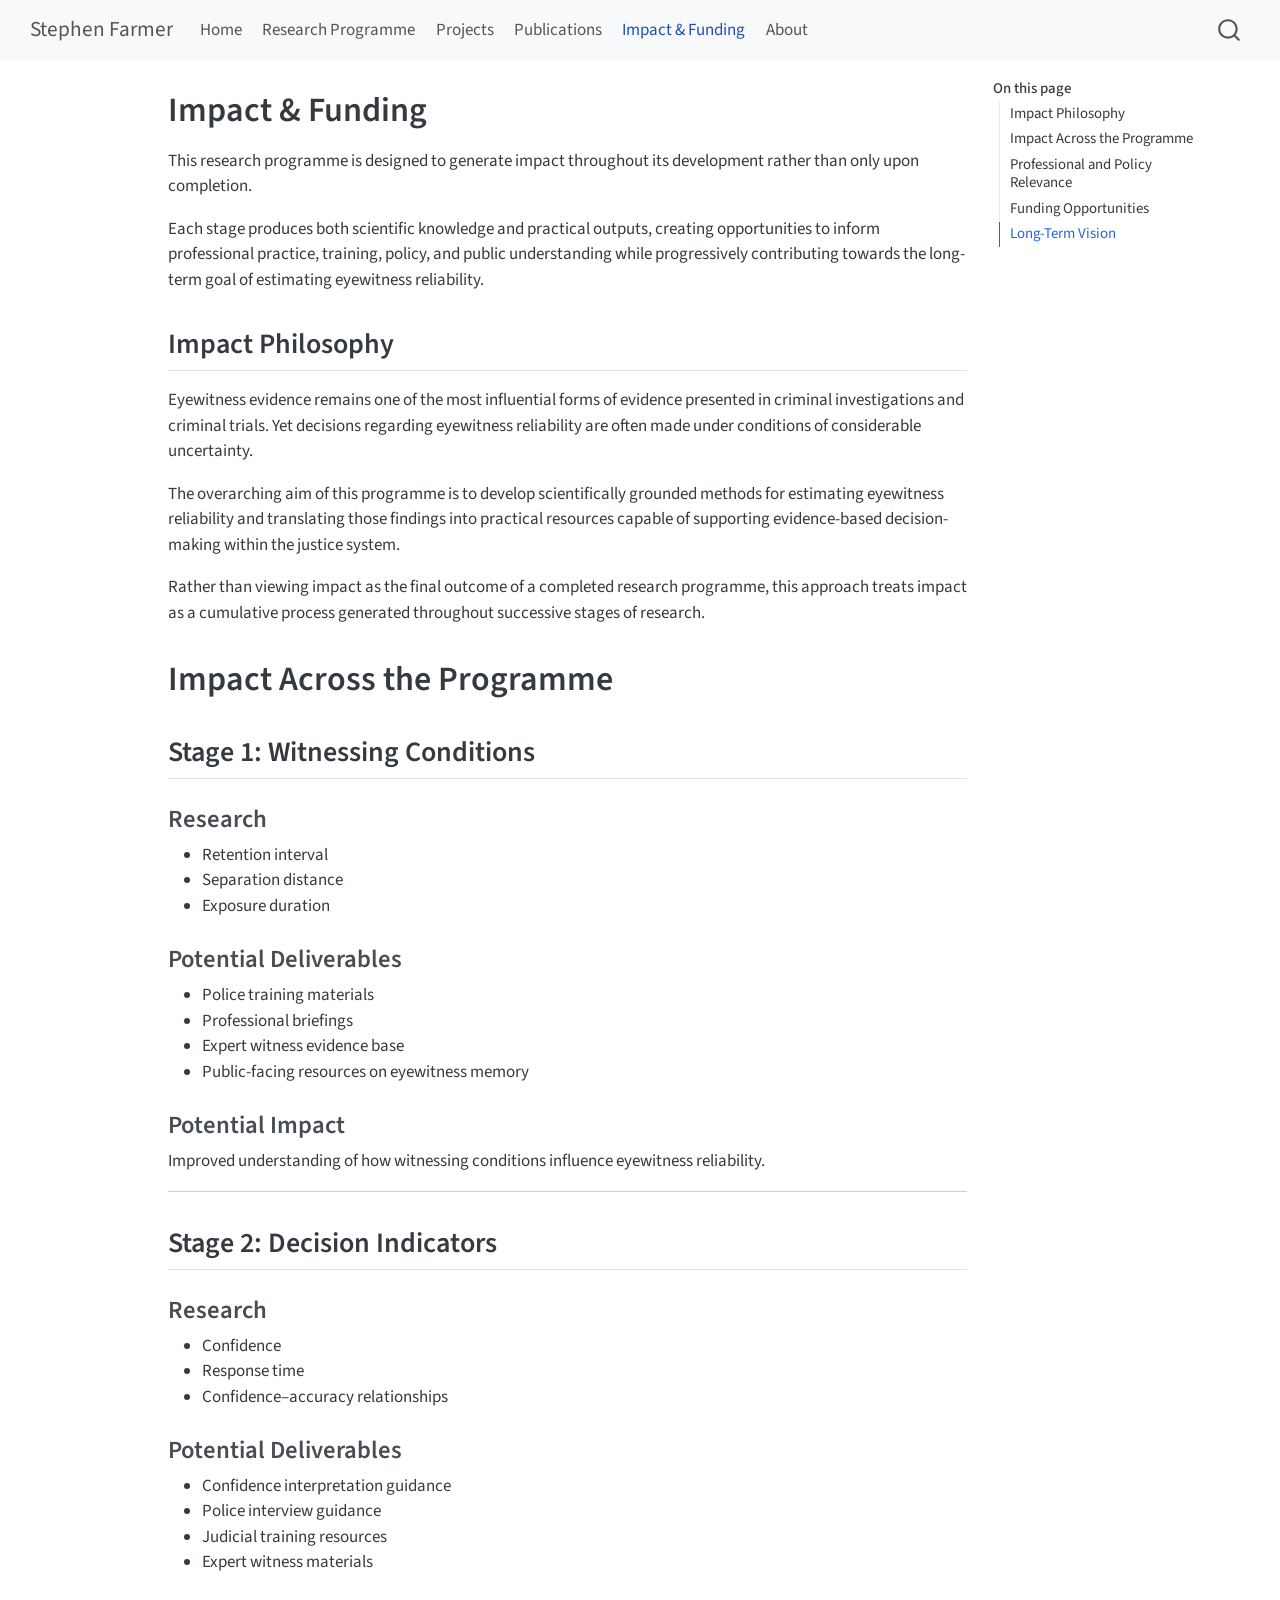
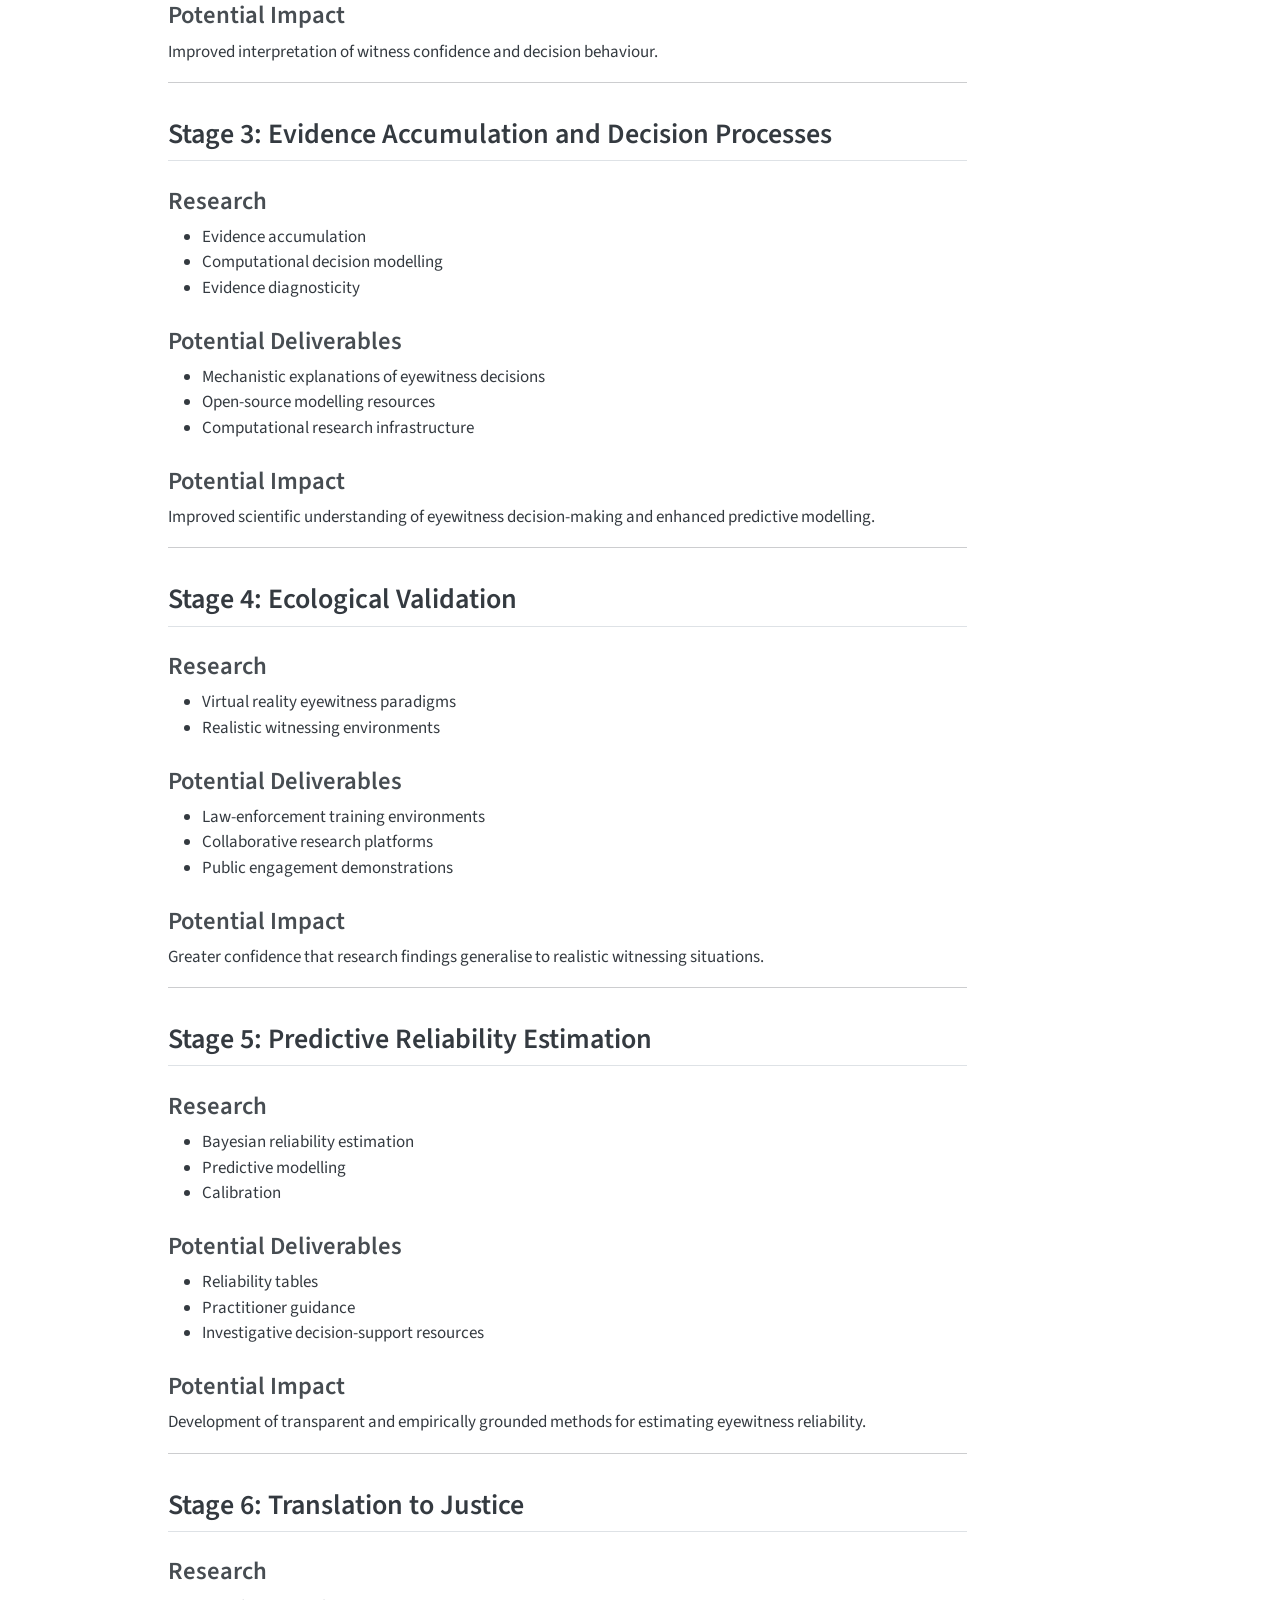
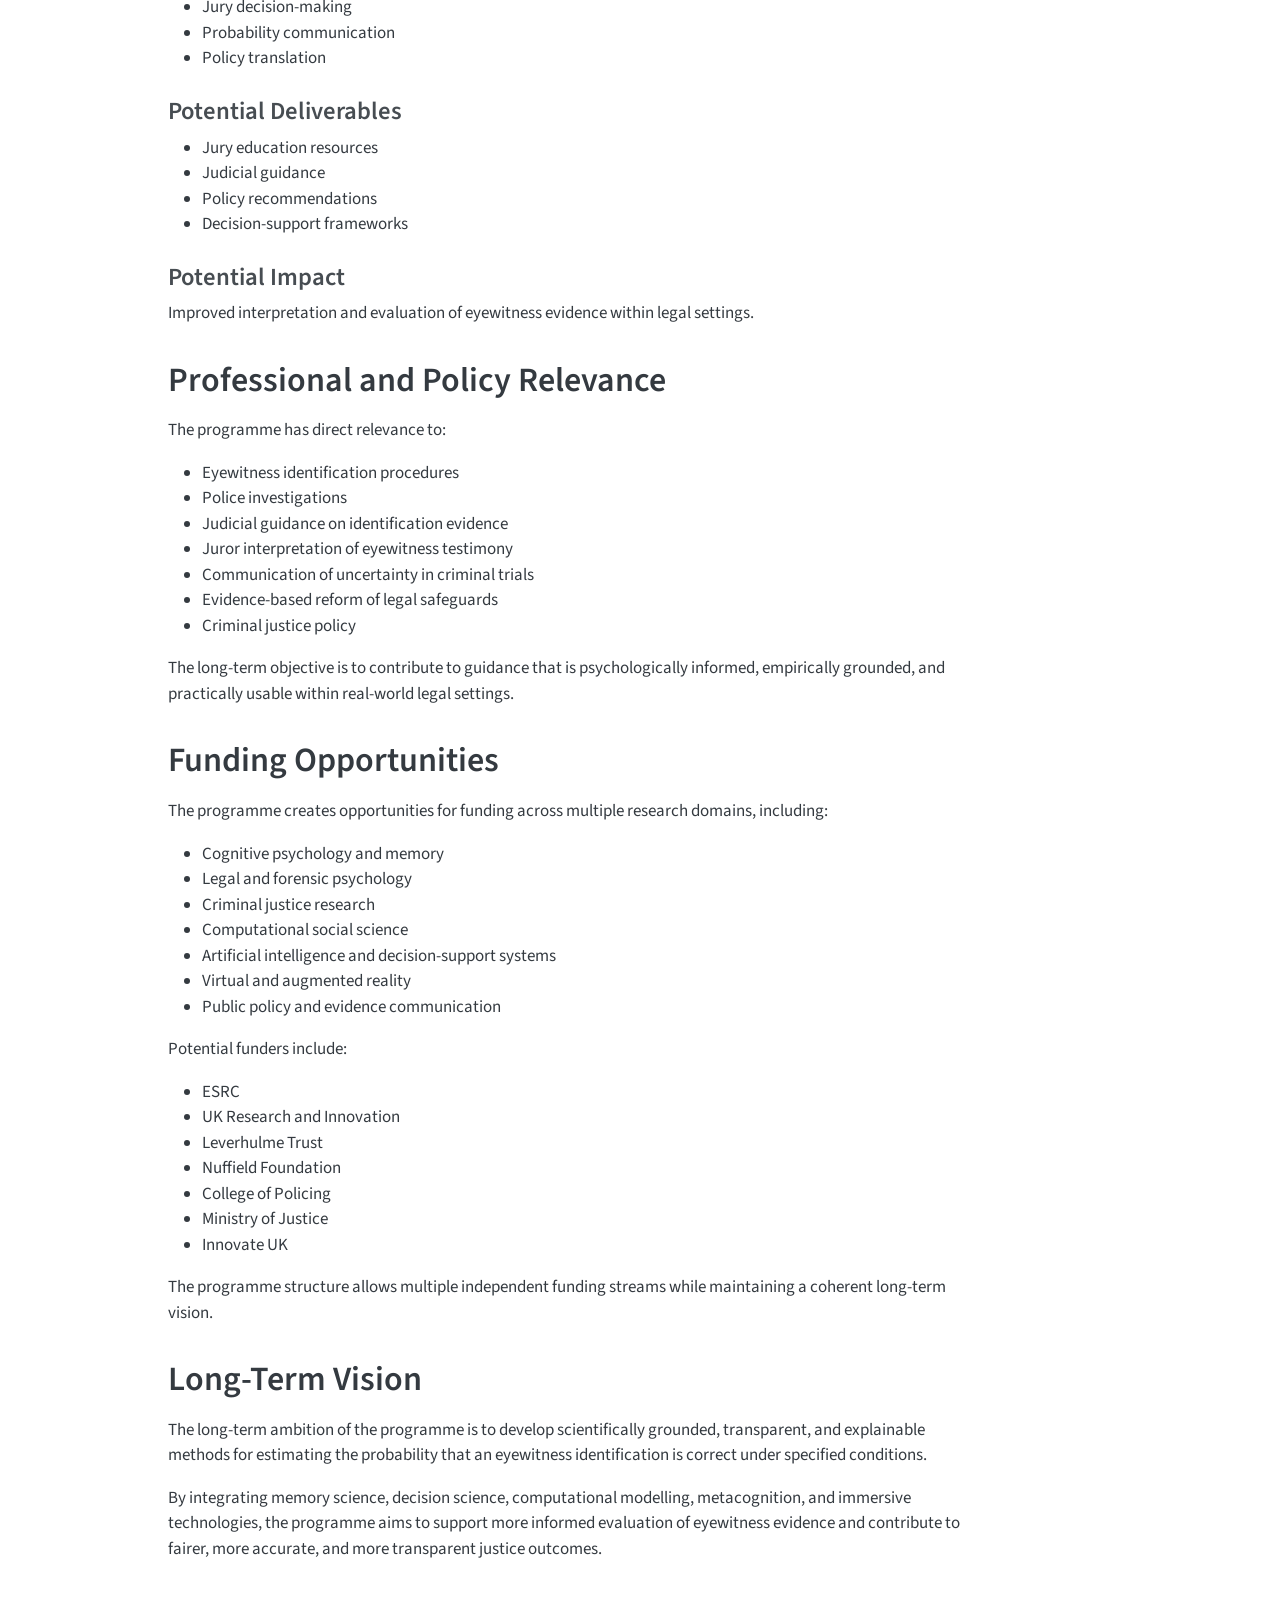
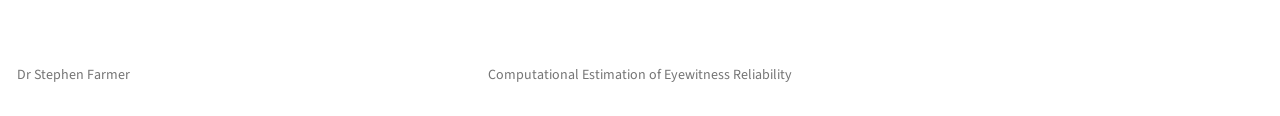
<file: docs/impact.html>
<!DOCTYPE html>
<html xmlns="http://www.w3.org/1999/xhtml" lang="en" xml:lang="en"><head>

<meta charset="utf-8">
<meta name="generator" content="quarto-1.8.26">

<meta name="viewport" content="width=device-width, initial-scale=1.0, user-scalable=yes">


<title>Impact &amp; Funding – Stephen Farmer</title>
<style>
code{white-space: pre-wrap;}
span.smallcaps{font-variant: small-caps;}
div.columns{display: flex; gap: min(4vw, 1.5em);}
div.column{flex: auto; overflow-x: auto;}
div.hanging-indent{margin-left: 1.5em; text-indent: -1.5em;}
ul.task-list{list-style: none;}
ul.task-list li input[type="checkbox"] {
  width: 0.8em;
  margin: 0 0.8em 0.2em -1em; /* quarto-specific, see https://github.com/quarto-dev/quarto-cli/issues/4556 */ 
  vertical-align: middle;
}
</style>


<script src="site_libs/quarto-nav/quarto-nav.js"></script>
<script src="site_libs/quarto-nav/headroom.min.js"></script>
<script src="site_libs/clipboard/clipboard.min.js"></script>
<script src="site_libs/quarto-search/autocomplete.umd.js"></script>
<script src="site_libs/quarto-search/fuse.min.js"></script>
<script src="site_libs/quarto-search/quarto-search.js"></script>
<meta name="quarto:offset" content="./">
<script src="site_libs/quarto-html/quarto.js" type="module"></script>
<script src="site_libs/quarto-html/tabsets/tabsets.js" type="module"></script>
<script src="site_libs/quarto-html/axe/axe-check.js" type="module"></script>
<script src="site_libs/quarto-html/popper.min.js"></script>
<script src="site_libs/quarto-html/tippy.umd.min.js"></script>
<script src="site_libs/quarto-html/anchor.min.js"></script>
<link href="site_libs/quarto-html/tippy.css" rel="stylesheet">
<link href="site_libs/quarto-html/quarto-syntax-highlighting-587c61ba64f3a5504c4d52d930310e48.css" rel="stylesheet" id="quarto-text-highlighting-styles">
<script src="site_libs/bootstrap/bootstrap.min.js"></script>
<link href="site_libs/bootstrap/bootstrap-icons.css" rel="stylesheet">
<link href="site_libs/bootstrap/bootstrap-5b4ad623e5705c0698d39aec6f10cf02.min.css" rel="stylesheet" append-hash="true" id="quarto-bootstrap" data-mode="light">
<script id="quarto-search-options" type="application/json">{
  "location": "navbar",
  "copy-button": false,
  "collapse-after": 3,
  "panel-placement": "end",
  "type": "overlay",
  "limit": 50,
  "keyboard-shortcut": [
    "f",
    "/",
    "s"
  ],
  "show-item-context": false,
  "language": {
    "search-no-results-text": "No results",
    "search-matching-documents-text": "matching documents",
    "search-copy-link-title": "Copy link to search",
    "search-hide-matches-text": "Hide additional matches",
    "search-more-match-text": "more match in this document",
    "search-more-matches-text": "more matches in this document",
    "search-clear-button-title": "Clear",
    "search-text-placeholder": "",
    "search-detached-cancel-button-title": "Cancel",
    "search-submit-button-title": "Submit",
    "search-label": "Search"
  }
}</script>


<link rel="stylesheet" href="styles.css">
</head>

<body class="nav-fixed quarto-light">

<div id="quarto-search-results"></div>
  <header id="quarto-header" class="headroom fixed-top">
    <nav class="navbar navbar-expand-lg " data-bs-theme="dark">
      <div class="navbar-container container-fluid">
      <div class="navbar-brand-container mx-auto">
    <a class="navbar-brand" href="./index.html">
    <span class="navbar-title">Stephen Farmer</span>
    </a>
  </div>
            <div id="quarto-search" class="" title="Search"></div>
          <button class="navbar-toggler" type="button" data-bs-toggle="collapse" data-bs-target="#navbarCollapse" aria-controls="navbarCollapse" role="menu" aria-expanded="false" aria-label="Toggle navigation" onclick="if (window.quartoToggleHeadroom) { window.quartoToggleHeadroom(); }">
  <span class="navbar-toggler-icon"></span>
</button>
          <div class="collapse navbar-collapse" id="navbarCollapse">
            <ul class="navbar-nav navbar-nav-scroll me-auto">
  <li class="nav-item">
    <a class="nav-link" href="./index.html"> 
<span class="menu-text">Home</span></a>
  </li>  
  <li class="nav-item">
    <a class="nav-link" href="./programme.html"> 
<span class="menu-text">Research Programme</span></a>
  </li>  
  <li class="nav-item">
    <a class="nav-link" href="./projects.html"> 
<span class="menu-text">Projects</span></a>
  </li>  
  <li class="nav-item">
    <a class="nav-link" href="./publications.html"> 
<span class="menu-text">Publications</span></a>
  </li>  
  <li class="nav-item">
    <a class="nav-link active" href="./impact.html" aria-current="page"> 
<span class="menu-text">Impact &amp; Funding</span></a>
  </li>  
  <li class="nav-item">
    <a class="nav-link" href="./about.html"> 
<span class="menu-text">About</span></a>
  </li>  
</ul>
          </div> <!-- /navcollapse -->
            <div class="quarto-navbar-tools">
</div>
      </div> <!-- /container-fluid -->
    </nav>
</header>
<!-- content -->
<div id="quarto-content" class="quarto-container page-columns page-rows-contents page-layout-article page-navbar">
<!-- sidebar -->
<!-- margin-sidebar -->
    <div id="quarto-margin-sidebar" class="sidebar margin-sidebar">
        <nav id="TOC" role="doc-toc" class="toc-active">
    <h2 id="toc-title">On this page</h2>
   
  <ul>
  <li><a href="#impact-philosophy" id="toc-impact-philosophy" class="nav-link active" data-scroll-target="#impact-philosophy">Impact Philosophy</a></li>
  <li><a href="#impact-across-the-programme" id="toc-impact-across-the-programme" class="nav-link" data-scroll-target="#impact-across-the-programme">Impact Across the Programme</a>
  <ul class="collapse">
  <li><a href="#stage-1-witnessing-conditions" id="toc-stage-1-witnessing-conditions" class="nav-link" data-scroll-target="#stage-1-witnessing-conditions">Stage 1: Witnessing Conditions</a>
  <ul class="collapse">
  <li><a href="#research" id="toc-research" class="nav-link" data-scroll-target="#research">Research</a></li>
  <li><a href="#potential-deliverables" id="toc-potential-deliverables" class="nav-link" data-scroll-target="#potential-deliverables">Potential Deliverables</a></li>
  <li><a href="#potential-impact" id="toc-potential-impact" class="nav-link" data-scroll-target="#potential-impact">Potential Impact</a></li>
  </ul></li>
  <li><a href="#stage-2-decision-indicators" id="toc-stage-2-decision-indicators" class="nav-link" data-scroll-target="#stage-2-decision-indicators">Stage 2: Decision Indicators</a>
  <ul class="collapse">
  <li><a href="#research-1" id="toc-research-1" class="nav-link" data-scroll-target="#research-1">Research</a></li>
  <li><a href="#potential-deliverables-1" id="toc-potential-deliverables-1" class="nav-link" data-scroll-target="#potential-deliverables-1">Potential Deliverables</a></li>
  <li><a href="#potential-impact-1" id="toc-potential-impact-1" class="nav-link" data-scroll-target="#potential-impact-1">Potential Impact</a></li>
  </ul></li>
  <li><a href="#stage-3-evidence-accumulation-and-decision-processes" id="toc-stage-3-evidence-accumulation-and-decision-processes" class="nav-link" data-scroll-target="#stage-3-evidence-accumulation-and-decision-processes">Stage 3: Evidence Accumulation and Decision Processes</a>
  <ul class="collapse">
  <li><a href="#research-2" id="toc-research-2" class="nav-link" data-scroll-target="#research-2">Research</a></li>
  <li><a href="#potential-deliverables-2" id="toc-potential-deliverables-2" class="nav-link" data-scroll-target="#potential-deliverables-2">Potential Deliverables</a></li>
  <li><a href="#potential-impact-2" id="toc-potential-impact-2" class="nav-link" data-scroll-target="#potential-impact-2">Potential Impact</a></li>
  </ul></li>
  <li><a href="#stage-4-ecological-validation" id="toc-stage-4-ecological-validation" class="nav-link" data-scroll-target="#stage-4-ecological-validation">Stage 4: Ecological Validation</a>
  <ul class="collapse">
  <li><a href="#research-3" id="toc-research-3" class="nav-link" data-scroll-target="#research-3">Research</a></li>
  <li><a href="#potential-deliverables-3" id="toc-potential-deliverables-3" class="nav-link" data-scroll-target="#potential-deliverables-3">Potential Deliverables</a></li>
  <li><a href="#potential-impact-3" id="toc-potential-impact-3" class="nav-link" data-scroll-target="#potential-impact-3">Potential Impact</a></li>
  </ul></li>
  <li><a href="#stage-5-predictive-reliability-estimation" id="toc-stage-5-predictive-reliability-estimation" class="nav-link" data-scroll-target="#stage-5-predictive-reliability-estimation">Stage 5: Predictive Reliability Estimation</a>
  <ul class="collapse">
  <li><a href="#research-4" id="toc-research-4" class="nav-link" data-scroll-target="#research-4">Research</a></li>
  <li><a href="#potential-deliverables-4" id="toc-potential-deliverables-4" class="nav-link" data-scroll-target="#potential-deliverables-4">Potential Deliverables</a></li>
  <li><a href="#potential-impact-4" id="toc-potential-impact-4" class="nav-link" data-scroll-target="#potential-impact-4">Potential Impact</a></li>
  </ul></li>
  <li><a href="#stage-6-translation-to-justice" id="toc-stage-6-translation-to-justice" class="nav-link" data-scroll-target="#stage-6-translation-to-justice">Stage 6: Translation to Justice</a>
  <ul class="collapse">
  <li><a href="#research-5" id="toc-research-5" class="nav-link" data-scroll-target="#research-5">Research</a></li>
  <li><a href="#potential-deliverables-5" id="toc-potential-deliverables-5" class="nav-link" data-scroll-target="#potential-deliverables-5">Potential Deliverables</a></li>
  <li><a href="#potential-impact-5" id="toc-potential-impact-5" class="nav-link" data-scroll-target="#potential-impact-5">Potential Impact</a></li>
  </ul></li>
  </ul></li>
  <li><a href="#professional-and-policy-relevance" id="toc-professional-and-policy-relevance" class="nav-link" data-scroll-target="#professional-and-policy-relevance">Professional and Policy Relevance</a></li>
  <li><a href="#funding-opportunities" id="toc-funding-opportunities" class="nav-link" data-scroll-target="#funding-opportunities">Funding Opportunities</a></li>
  <li><a href="#long-term-vision" id="toc-long-term-vision" class="nav-link" data-scroll-target="#long-term-vision">Long-Term Vision</a></li>
  </ul>
</nav>
    </div>
<!-- main -->
<main class="content" id="quarto-document-content">

<header id="title-block-header" class="quarto-title-block default">
<div class="quarto-title">
<h1 class="title">Impact &amp; Funding</h1>
</div>



<div class="quarto-title-meta">

    
  
    
  </div>
  


</header>


<p>This research programme is designed to generate impact throughout its development rather than only upon completion.</p>
<p>Each stage produces both scientific knowledge and practical outputs, creating opportunities to inform professional practice, training, policy, and public understanding while progressively contributing towards the long-term goal of estimating eyewitness reliability.</p>
<section id="impact-philosophy" class="level2">
<h2 class="anchored" data-anchor-id="impact-philosophy">Impact Philosophy</h2>
<p>Eyewitness evidence remains one of the most influential forms of evidence presented in criminal investigations and criminal trials. Yet decisions regarding eyewitness reliability are often made under conditions of considerable uncertainty.</p>
<p>The overarching aim of this programme is to develop scientifically grounded methods for estimating eyewitness reliability and translating those findings into practical resources capable of supporting evidence-based decision-making within the justice system.</p>
<p>Rather than viewing impact as the final outcome of a completed research programme, this approach treats impact as a cumulative process generated throughout successive stages of research.</p>
</section>
<section id="impact-across-the-programme" class="level1">
<h1>Impact Across the Programme</h1>
<section id="stage-1-witnessing-conditions" class="level2">
<h2 class="anchored" data-anchor-id="stage-1-witnessing-conditions">Stage 1: Witnessing Conditions</h2>
<section id="research" class="level3">
<h3 class="anchored" data-anchor-id="research">Research</h3>
<ul>
<li>Retention interval</li>
<li>Separation distance</li>
<li>Exposure duration</li>
</ul>
</section>
<section id="potential-deliverables" class="level3">
<h3 class="anchored" data-anchor-id="potential-deliverables">Potential Deliverables</h3>
<ul>
<li>Police training materials</li>
<li>Professional briefings</li>
<li>Expert witness evidence base</li>
<li>Public-facing resources on eyewitness memory</li>
</ul>
</section>
<section id="potential-impact" class="level3">
<h3 class="anchored" data-anchor-id="potential-impact">Potential Impact</h3>
<p>Improved understanding of how witnessing conditions influence eyewitness reliability.</p>
<hr>
</section>
</section>
<section id="stage-2-decision-indicators" class="level2">
<h2 class="anchored" data-anchor-id="stage-2-decision-indicators">Stage 2: Decision Indicators</h2>
<section id="research-1" class="level3">
<h3 class="anchored" data-anchor-id="research-1">Research</h3>
<ul>
<li>Confidence</li>
<li>Response time</li>
<li>Confidence–accuracy relationships</li>
</ul>
</section>
<section id="potential-deliverables-1" class="level3">
<h3 class="anchored" data-anchor-id="potential-deliverables-1">Potential Deliverables</h3>
<ul>
<li>Confidence interpretation guidance</li>
<li>Police interview guidance</li>
<li>Judicial training resources</li>
<li>Expert witness materials</li>
</ul>
</section>
<section id="potential-impact-1" class="level3">
<h3 class="anchored" data-anchor-id="potential-impact-1">Potential Impact</h3>
<p>Improved interpretation of witness confidence and decision behaviour.</p>
<hr>
</section>
</section>
<section id="stage-3-evidence-accumulation-and-decision-processes" class="level2">
<h2 class="anchored" data-anchor-id="stage-3-evidence-accumulation-and-decision-processes">Stage 3: Evidence Accumulation and Decision Processes</h2>
<section id="research-2" class="level3">
<h3 class="anchored" data-anchor-id="research-2">Research</h3>
<ul>
<li>Evidence accumulation</li>
<li>Computational decision modelling</li>
<li>Evidence diagnosticity</li>
</ul>
</section>
<section id="potential-deliverables-2" class="level3">
<h3 class="anchored" data-anchor-id="potential-deliverables-2">Potential Deliverables</h3>
<ul>
<li>Mechanistic explanations of eyewitness decisions</li>
<li>Open-source modelling resources</li>
<li>Computational research infrastructure</li>
</ul>
</section>
<section id="potential-impact-2" class="level3">
<h3 class="anchored" data-anchor-id="potential-impact-2">Potential Impact</h3>
<p>Improved scientific understanding of eyewitness decision-making and enhanced predictive modelling.</p>
<hr>
</section>
</section>
<section id="stage-4-ecological-validation" class="level2">
<h2 class="anchored" data-anchor-id="stage-4-ecological-validation">Stage 4: Ecological Validation</h2>
<section id="research-3" class="level3">
<h3 class="anchored" data-anchor-id="research-3">Research</h3>
<ul>
<li>Virtual reality eyewitness paradigms</li>
<li>Realistic witnessing environments</li>
</ul>
</section>
<section id="potential-deliverables-3" class="level3">
<h3 class="anchored" data-anchor-id="potential-deliverables-3">Potential Deliverables</h3>
<ul>
<li>Law-enforcement training environments</li>
<li>Collaborative research platforms</li>
<li>Public engagement demonstrations</li>
</ul>
</section>
<section id="potential-impact-3" class="level3">
<h3 class="anchored" data-anchor-id="potential-impact-3">Potential Impact</h3>
<p>Greater confidence that research findings generalise to realistic witnessing situations.</p>
<hr>
</section>
</section>
<section id="stage-5-predictive-reliability-estimation" class="level2">
<h2 class="anchored" data-anchor-id="stage-5-predictive-reliability-estimation">Stage 5: Predictive Reliability Estimation</h2>
<section id="research-4" class="level3">
<h3 class="anchored" data-anchor-id="research-4">Research</h3>
<ul>
<li>Bayesian reliability estimation</li>
<li>Predictive modelling</li>
<li>Calibration</li>
</ul>
</section>
<section id="potential-deliverables-4" class="level3">
<h3 class="anchored" data-anchor-id="potential-deliverables-4">Potential Deliverables</h3>
<ul>
<li>Reliability tables</li>
<li>Practitioner guidance</li>
<li>Investigative decision-support resources</li>
</ul>
</section>
<section id="potential-impact-4" class="level3">
<h3 class="anchored" data-anchor-id="potential-impact-4">Potential Impact</h3>
<p>Development of transparent and empirically grounded methods for estimating eyewitness reliability.</p>
<hr>
</section>
</section>
<section id="stage-6-translation-to-justice" class="level2">
<h2 class="anchored" data-anchor-id="stage-6-translation-to-justice">Stage 6: Translation to Justice</h2>
<section id="research-5" class="level3">
<h3 class="anchored" data-anchor-id="research-5">Research</h3>
<ul>
<li>Jury decision-making</li>
<li>Probability communication</li>
<li>Policy translation</li>
</ul>
</section>
<section id="potential-deliverables-5" class="level3">
<h3 class="anchored" data-anchor-id="potential-deliverables-5">Potential Deliverables</h3>
<ul>
<li>Jury education resources</li>
<li>Judicial guidance</li>
<li>Policy recommendations</li>
<li>Decision-support frameworks</li>
</ul>
</section>
<section id="potential-impact-5" class="level3">
<h3 class="anchored" data-anchor-id="potential-impact-5">Potential Impact</h3>
<p>Improved interpretation and evaluation of eyewitness evidence within legal settings.</p>
</section>
</section>
</section>
<section id="professional-and-policy-relevance" class="level1">
<h1>Professional and Policy Relevance</h1>
<p>The programme has direct relevance to:</p>
<ul>
<li>Eyewitness identification procedures</li>
<li>Police investigations</li>
<li>Judicial guidance on identification evidence</li>
<li>Juror interpretation of eyewitness testimony</li>
<li>Communication of uncertainty in criminal trials</li>
<li>Evidence-based reform of legal safeguards</li>
<li>Criminal justice policy</li>
</ul>
<p>The long-term objective is to contribute to guidance that is psychologically informed, empirically grounded, and practically usable within real-world legal settings.</p>
</section>
<section id="funding-opportunities" class="level1">
<h1>Funding Opportunities</h1>
<p>The programme creates opportunities for funding across multiple research domains, including:</p>
<ul>
<li>Cognitive psychology and memory</li>
<li>Legal and forensic psychology</li>
<li>Criminal justice research</li>
<li>Computational social science</li>
<li>Artificial intelligence and decision-support systems</li>
<li>Virtual and augmented reality</li>
<li>Public policy and evidence communication</li>
</ul>
<p>Potential funders include:</p>
<ul>
<li>ESRC</li>
<li>UK Research and Innovation</li>
<li>Leverhulme Trust</li>
<li>Nuffield Foundation</li>
<li>College of Policing</li>
<li>Ministry of Justice</li>
<li>Innovate UK</li>
</ul>
<p>The programme structure allows multiple independent funding streams while maintaining a coherent long-term vision.</p>
</section>
<section id="long-term-vision" class="level1">
<h1>Long-Term Vision</h1>
<p>The long-term ambition of the programme is to develop scientifically grounded, transparent, and explainable methods for estimating the probability that an eyewitness identification is correct under specified conditions.</p>
<p>By integrating memory science, decision science, computational modelling, metacognition, and immersive technologies, the programme aims to support more informed evaluation of eyewitness evidence and contribute to fairer, more accurate, and more transparent justice outcomes.</p>


</section>

</main> <!-- /main -->
<script id="quarto-html-after-body" type="application/javascript">
  window.document.addEventListener("DOMContentLoaded", function (event) {
    const icon = "";
    const anchorJS = new window.AnchorJS();
    anchorJS.options = {
      placement: 'right',
      icon: icon
    };
    anchorJS.add('.anchored');
    const isCodeAnnotation = (el) => {
      for (const clz of el.classList) {
        if (clz.startsWith('code-annotation-')) {                     
          return true;
        }
      }
      return false;
    }
    const onCopySuccess = function(e) {
      // button target
      const button = e.trigger;
      // don't keep focus
      button.blur();
      // flash "checked"
      button.classList.add('code-copy-button-checked');
      var currentTitle = button.getAttribute("title");
      button.setAttribute("title", "Copied!");
      let tooltip;
      if (window.bootstrap) {
        button.setAttribute("data-bs-toggle", "tooltip");
        button.setAttribute("data-bs-placement", "left");
        button.setAttribute("data-bs-title", "Copied!");
        tooltip = new bootstrap.Tooltip(button, 
          { trigger: "manual", 
            customClass: "code-copy-button-tooltip",
            offset: [0, -8]});
        tooltip.show();    
      }
      setTimeout(function() {
        if (tooltip) {
          tooltip.hide();
          button.removeAttribute("data-bs-title");
          button.removeAttribute("data-bs-toggle");
          button.removeAttribute("data-bs-placement");
        }
        button.setAttribute("title", currentTitle);
        button.classList.remove('code-copy-button-checked');
      }, 1000);
      // clear code selection
      e.clearSelection();
    }
    const getTextToCopy = function(trigger) {
      const outerScaffold = trigger.parentElement.cloneNode(true);
      const codeEl = outerScaffold.querySelector('code');
      for (const childEl of codeEl.children) {
        if (isCodeAnnotation(childEl)) {
          childEl.remove();
        }
      }
      return codeEl.innerText;
    }
    const clipboard = new window.ClipboardJS('.code-copy-button:not([data-in-quarto-modal])', {
      text: getTextToCopy
    });
    clipboard.on('success', onCopySuccess);
    if (window.document.getElementById('quarto-embedded-source-code-modal')) {
      const clipboardModal = new window.ClipboardJS('.code-copy-button[data-in-quarto-modal]', {
        text: getTextToCopy,
        container: window.document.getElementById('quarto-embedded-source-code-modal')
      });
      clipboardModal.on('success', onCopySuccess);
    }
      var localhostRegex = new RegExp(/^(?:http|https):\/\/localhost\:?[0-9]*\//);
      var mailtoRegex = new RegExp(/^mailto:/);
        var filterRegex = new RegExp('/' + window.location.host + '/');
      var isInternal = (href) => {
          return filterRegex.test(href) || localhostRegex.test(href) || mailtoRegex.test(href);
      }
      // Inspect non-navigation links and adorn them if external
     var links = window.document.querySelectorAll('a[href]:not(.nav-link):not(.navbar-brand):not(.toc-action):not(.sidebar-link):not(.sidebar-item-toggle):not(.pagination-link):not(.no-external):not([aria-hidden]):not(.dropdown-item):not(.quarto-navigation-tool):not(.about-link)');
      for (var i=0; i<links.length; i++) {
        const link = links[i];
        if (!isInternal(link.href)) {
          // undo the damage that might have been done by quarto-nav.js in the case of
          // links that we want to consider external
          if (link.dataset.originalHref !== undefined) {
            link.href = link.dataset.originalHref;
          }
        }
      }
    function tippyHover(el, contentFn, onTriggerFn, onUntriggerFn) {
      const config = {
        allowHTML: true,
        maxWidth: 500,
        delay: 100,
        arrow: false,
        appendTo: function(el) {
            return el.parentElement;
        },
        interactive: true,
        interactiveBorder: 10,
        theme: 'quarto',
        placement: 'bottom-start',
      };
      if (contentFn) {
        config.content = contentFn;
      }
      if (onTriggerFn) {
        config.onTrigger = onTriggerFn;
      }
      if (onUntriggerFn) {
        config.onUntrigger = onUntriggerFn;
      }
      window.tippy(el, config); 
    }
    const noterefs = window.document.querySelectorAll('a[role="doc-noteref"]');
    for (var i=0; i<noterefs.length; i++) {
      const ref = noterefs[i];
      tippyHover(ref, function() {
        // use id or data attribute instead here
        let href = ref.getAttribute('data-footnote-href') || ref.getAttribute('href');
        try { href = new URL(href).hash; } catch {}
        const id = href.replace(/^#\/?/, "");
        const note = window.document.getElementById(id);
        if (note) {
          return note.innerHTML;
        } else {
          return "";
        }
      });
    }
    const xrefs = window.document.querySelectorAll('a.quarto-xref');
    const processXRef = (id, note) => {
      // Strip column container classes
      const stripColumnClz = (el) => {
        el.classList.remove("page-full", "page-columns");
        if (el.children) {
          for (const child of el.children) {
            stripColumnClz(child);
          }
        }
      }
      stripColumnClz(note)
      if (id === null || id.startsWith('sec-')) {
        // Special case sections, only their first couple elements
        const container = document.createElement("div");
        if (note.children && note.children.length > 2) {
          container.appendChild(note.children[0].cloneNode(true));
          for (let i = 1; i < note.children.length; i++) {
            const child = note.children[i];
            if (child.tagName === "P" && child.innerText === "") {
              continue;
            } else {
              container.appendChild(child.cloneNode(true));
              break;
            }
          }
          if (window.Quarto?.typesetMath) {
            window.Quarto.typesetMath(container);
          }
          return container.innerHTML
        } else {
          if (window.Quarto?.typesetMath) {
            window.Quarto.typesetMath(note);
          }
          return note.innerHTML;
        }
      } else {
        // Remove any anchor links if they are present
        const anchorLink = note.querySelector('a.anchorjs-link');
        if (anchorLink) {
          anchorLink.remove();
        }
        if (window.Quarto?.typesetMath) {
          window.Quarto.typesetMath(note);
        }
        if (note.classList.contains("callout")) {
          return note.outerHTML;
        } else {
          return note.innerHTML;
        }
      }
    }
    for (var i=0; i<xrefs.length; i++) {
      const xref = xrefs[i];
      tippyHover(xref, undefined, function(instance) {
        instance.disable();
        let url = xref.getAttribute('href');
        let hash = undefined; 
        if (url.startsWith('#')) {
          hash = url;
        } else {
          try { hash = new URL(url).hash; } catch {}
        }
        if (hash) {
          const id = hash.replace(/^#\/?/, "");
          const note = window.document.getElementById(id);
          if (note !== null) {
            try {
              const html = processXRef(id, note.cloneNode(true));
              instance.setContent(html);
            } finally {
              instance.enable();
              instance.show();
            }
          } else {
            // See if we can fetch this
            fetch(url.split('#')[0])
            .then(res => res.text())
            .then(html => {
              const parser = new DOMParser();
              const htmlDoc = parser.parseFromString(html, "text/html");
              const note = htmlDoc.getElementById(id);
              if (note !== null) {
                const html = processXRef(id, note);
                instance.setContent(html);
              } 
            }).finally(() => {
              instance.enable();
              instance.show();
            });
          }
        } else {
          // See if we can fetch a full url (with no hash to target)
          // This is a special case and we should probably do some content thinning / targeting
          fetch(url)
          .then(res => res.text())
          .then(html => {
            const parser = new DOMParser();
            const htmlDoc = parser.parseFromString(html, "text/html");
            const note = htmlDoc.querySelector('main.content');
            if (note !== null) {
              // This should only happen for chapter cross references
              // (since there is no id in the URL)
              // remove the first header
              if (note.children.length > 0 && note.children[0].tagName === "HEADER") {
                note.children[0].remove();
              }
              const html = processXRef(null, note);
              instance.setContent(html);
            } 
          }).finally(() => {
            instance.enable();
            instance.show();
          });
        }
      }, function(instance) {
      });
    }
        let selectedAnnoteEl;
        const selectorForAnnotation = ( cell, annotation) => {
          let cellAttr = 'data-code-cell="' + cell + '"';
          let lineAttr = 'data-code-annotation="' +  annotation + '"';
          const selector = 'span[' + cellAttr + '][' + lineAttr + ']';
          return selector;
        }
        const selectCodeLines = (annoteEl) => {
          const doc = window.document;
          const targetCell = annoteEl.getAttribute("data-target-cell");
          const targetAnnotation = annoteEl.getAttribute("data-target-annotation");
          const annoteSpan = window.document.querySelector(selectorForAnnotation(targetCell, targetAnnotation));
          const lines = annoteSpan.getAttribute("data-code-lines").split(",");
          const lineIds = lines.map((line) => {
            return targetCell + "-" + line;
          })
          let top = null;
          let height = null;
          let parent = null;
          if (lineIds.length > 0) {
              //compute the position of the single el (top and bottom and make a div)
              const el = window.document.getElementById(lineIds[0]);
              top = el.offsetTop;
              height = el.offsetHeight;
              parent = el.parentElement.parentElement;
            if (lineIds.length > 1) {
              const lastEl = window.document.getElementById(lineIds[lineIds.length - 1]);
              const bottom = lastEl.offsetTop + lastEl.offsetHeight;
              height = bottom - top;
            }
            if (top !== null && height !== null && parent !== null) {
              // cook up a div (if necessary) and position it 
              let div = window.document.getElementById("code-annotation-line-highlight");
              if (div === null) {
                div = window.document.createElement("div");
                div.setAttribute("id", "code-annotation-line-highlight");
                div.style.position = 'absolute';
                parent.appendChild(div);
              }
              div.style.top = top - 2 + "px";
              div.style.height = height + 4 + "px";
              div.style.left = 0;
              let gutterDiv = window.document.getElementById("code-annotation-line-highlight-gutter");
              if (gutterDiv === null) {
                gutterDiv = window.document.createElement("div");
                gutterDiv.setAttribute("id", "code-annotation-line-highlight-gutter");
                gutterDiv.style.position = 'absolute';
                const codeCell = window.document.getElementById(targetCell);
                const gutter = codeCell.querySelector('.code-annotation-gutter');
                gutter.appendChild(gutterDiv);
              }
              gutterDiv.style.top = top - 2 + "px";
              gutterDiv.style.height = height + 4 + "px";
            }
            selectedAnnoteEl = annoteEl;
          }
        };
        const unselectCodeLines = () => {
          const elementsIds = ["code-annotation-line-highlight", "code-annotation-line-highlight-gutter"];
          elementsIds.forEach((elId) => {
            const div = window.document.getElementById(elId);
            if (div) {
              div.remove();
            }
          });
          selectedAnnoteEl = undefined;
        };
          // Handle positioning of the toggle
      window.addEventListener(
        "resize",
        throttle(() => {
          elRect = undefined;
          if (selectedAnnoteEl) {
            selectCodeLines(selectedAnnoteEl);
          }
        }, 10)
      );
      function throttle(fn, ms) {
      let throttle = false;
      let timer;
        return (...args) => {
          if(!throttle) { // first call gets through
              fn.apply(this, args);
              throttle = true;
          } else { // all the others get throttled
              if(timer) clearTimeout(timer); // cancel #2
              timer = setTimeout(() => {
                fn.apply(this, args);
                timer = throttle = false;
              }, ms);
          }
        };
      }
        // Attach click handler to the DT
        const annoteDls = window.document.querySelectorAll('dt[data-target-cell]');
        for (const annoteDlNode of annoteDls) {
          annoteDlNode.addEventListener('click', (event) => {
            const clickedEl = event.target;
            if (clickedEl !== selectedAnnoteEl) {
              unselectCodeLines();
              const activeEl = window.document.querySelector('dt[data-target-cell].code-annotation-active');
              if (activeEl) {
                activeEl.classList.remove('code-annotation-active');
              }
              selectCodeLines(clickedEl);
              clickedEl.classList.add('code-annotation-active');
            } else {
              // Unselect the line
              unselectCodeLines();
              clickedEl.classList.remove('code-annotation-active');
            }
          });
        }
    const findCites = (el) => {
      const parentEl = el.parentElement;
      if (parentEl) {
        const cites = parentEl.dataset.cites;
        if (cites) {
          return {
            el,
            cites: cites.split(' ')
          };
        } else {
          return findCites(el.parentElement)
        }
      } else {
        return undefined;
      }
    };
    var bibliorefs = window.document.querySelectorAll('a[role="doc-biblioref"]');
    for (var i=0; i<bibliorefs.length; i++) {
      const ref = bibliorefs[i];
      const citeInfo = findCites(ref);
      if (citeInfo) {
        tippyHover(citeInfo.el, function() {
          var popup = window.document.createElement('div');
          citeInfo.cites.forEach(function(cite) {
            var citeDiv = window.document.createElement('div');
            citeDiv.classList.add('hanging-indent');
            citeDiv.classList.add('csl-entry');
            var biblioDiv = window.document.getElementById('ref-' + cite);
            if (biblioDiv) {
              citeDiv.innerHTML = biblioDiv.innerHTML;
            }
            popup.appendChild(citeDiv);
          });
          return popup.innerHTML;
        });
      }
    }
  });
  </script>
</div> <!-- /content -->
<footer class="footer">
  <div class="nav-footer">
    <div class="nav-footer-left">
<p>Dr Stephen Farmer</p>
</div>   
    <div class="nav-footer-center">
<p>Computational Estimation of Eyewitness Reliability</p>
</div>
    <div class="nav-footer-right">
      &nbsp;
    </div>
  </div>
</footer>




</body></html>
</file>
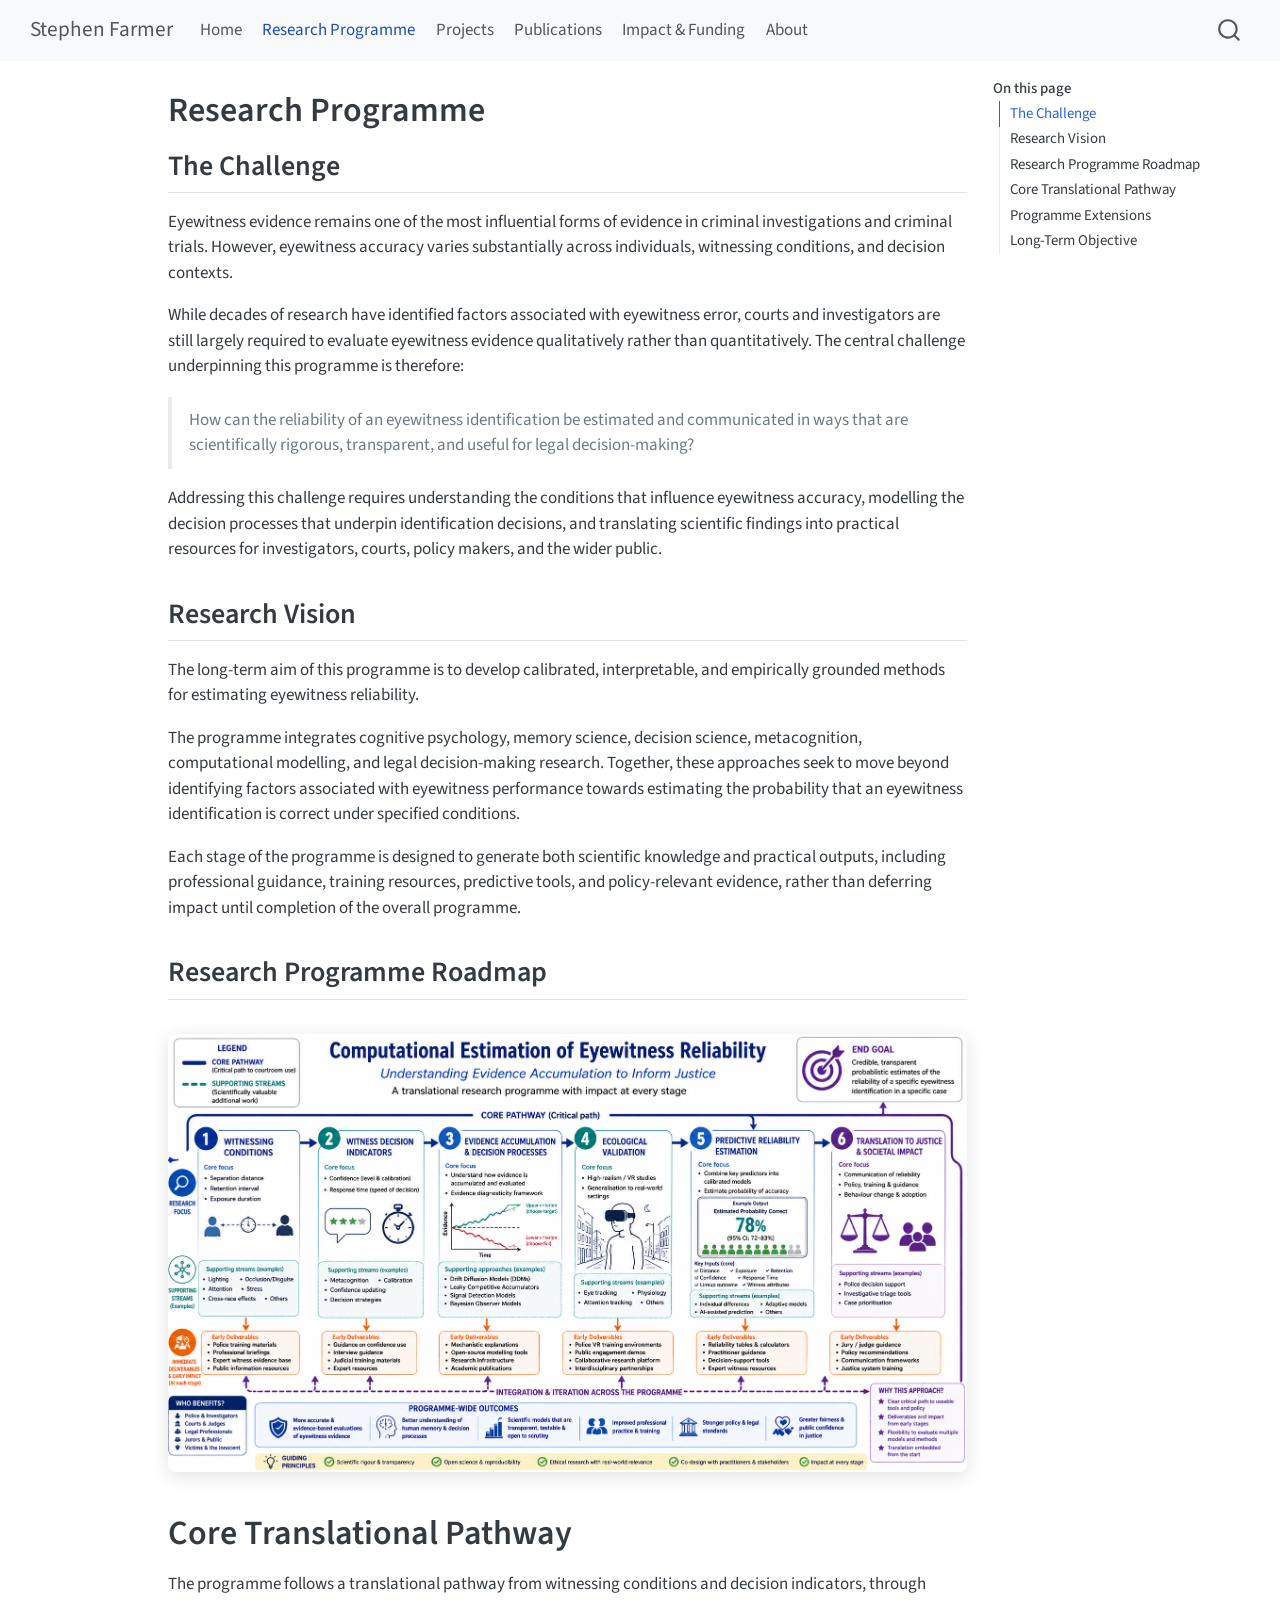
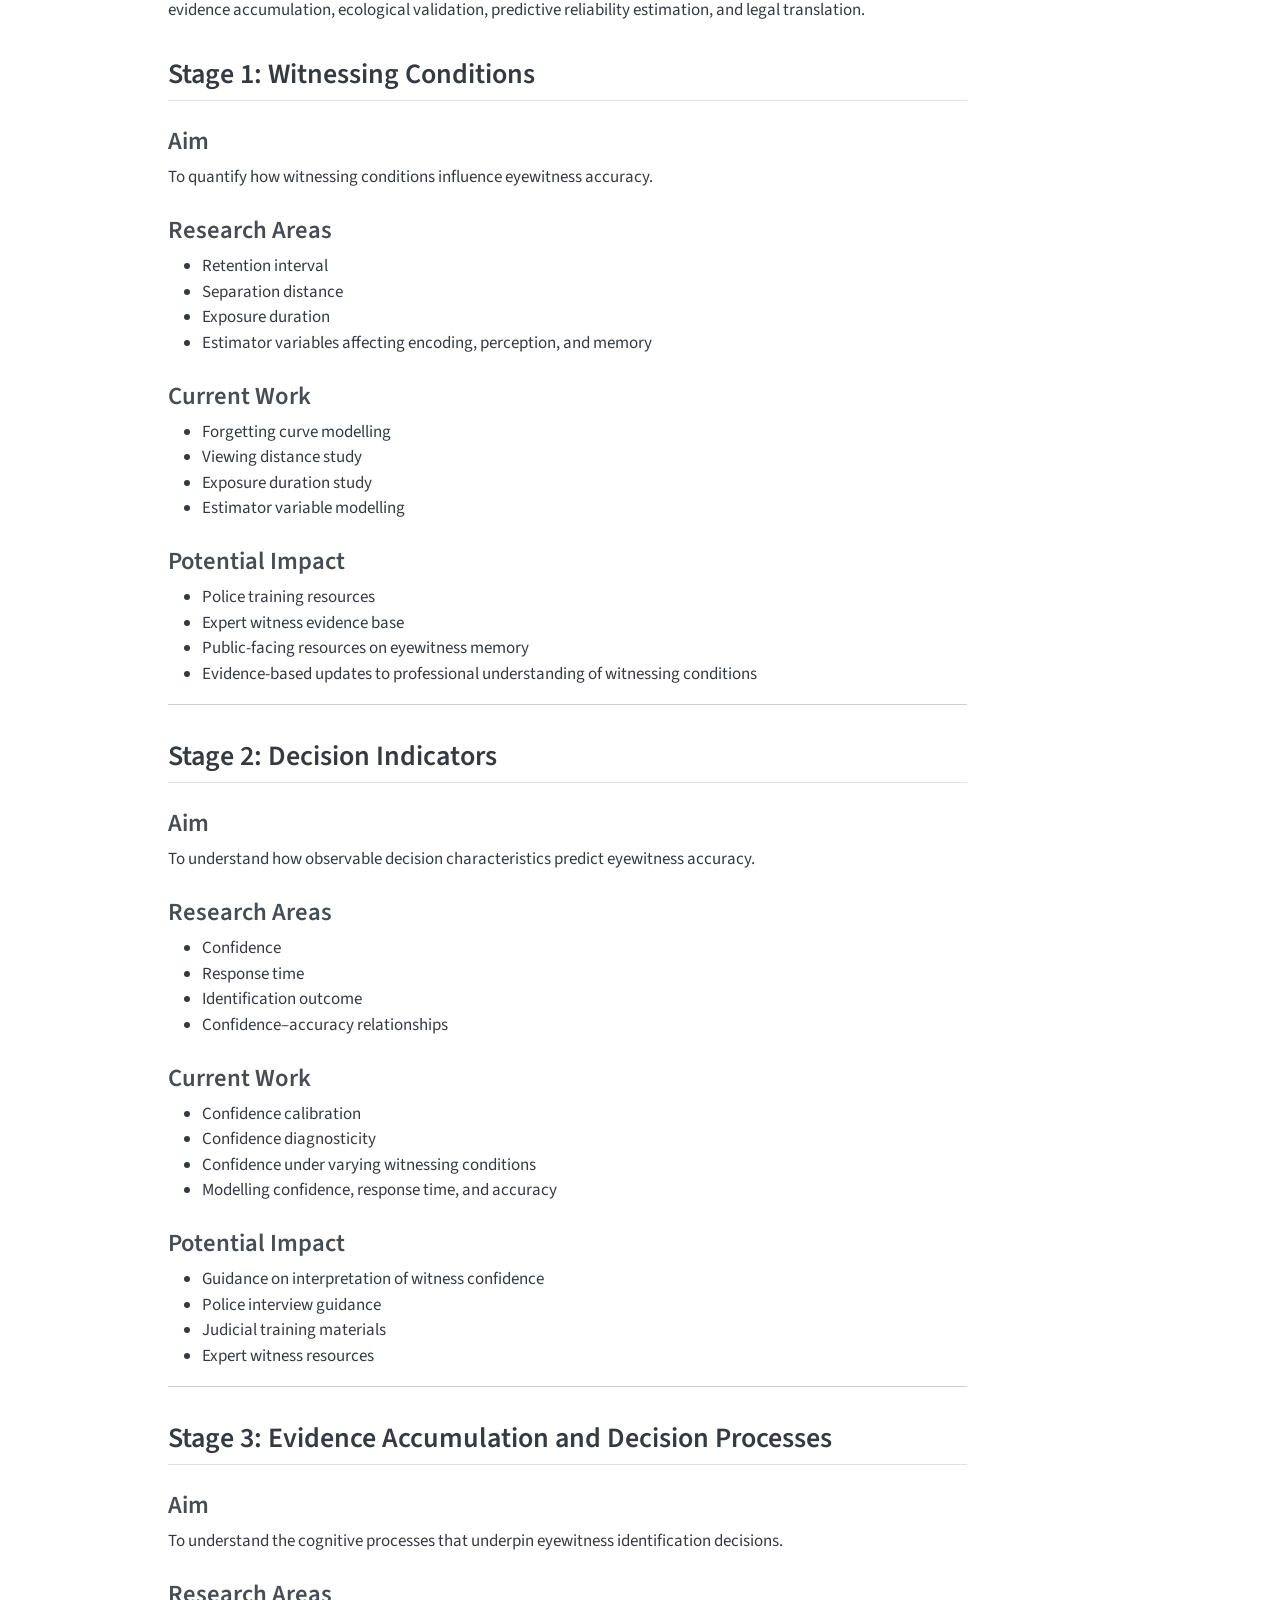
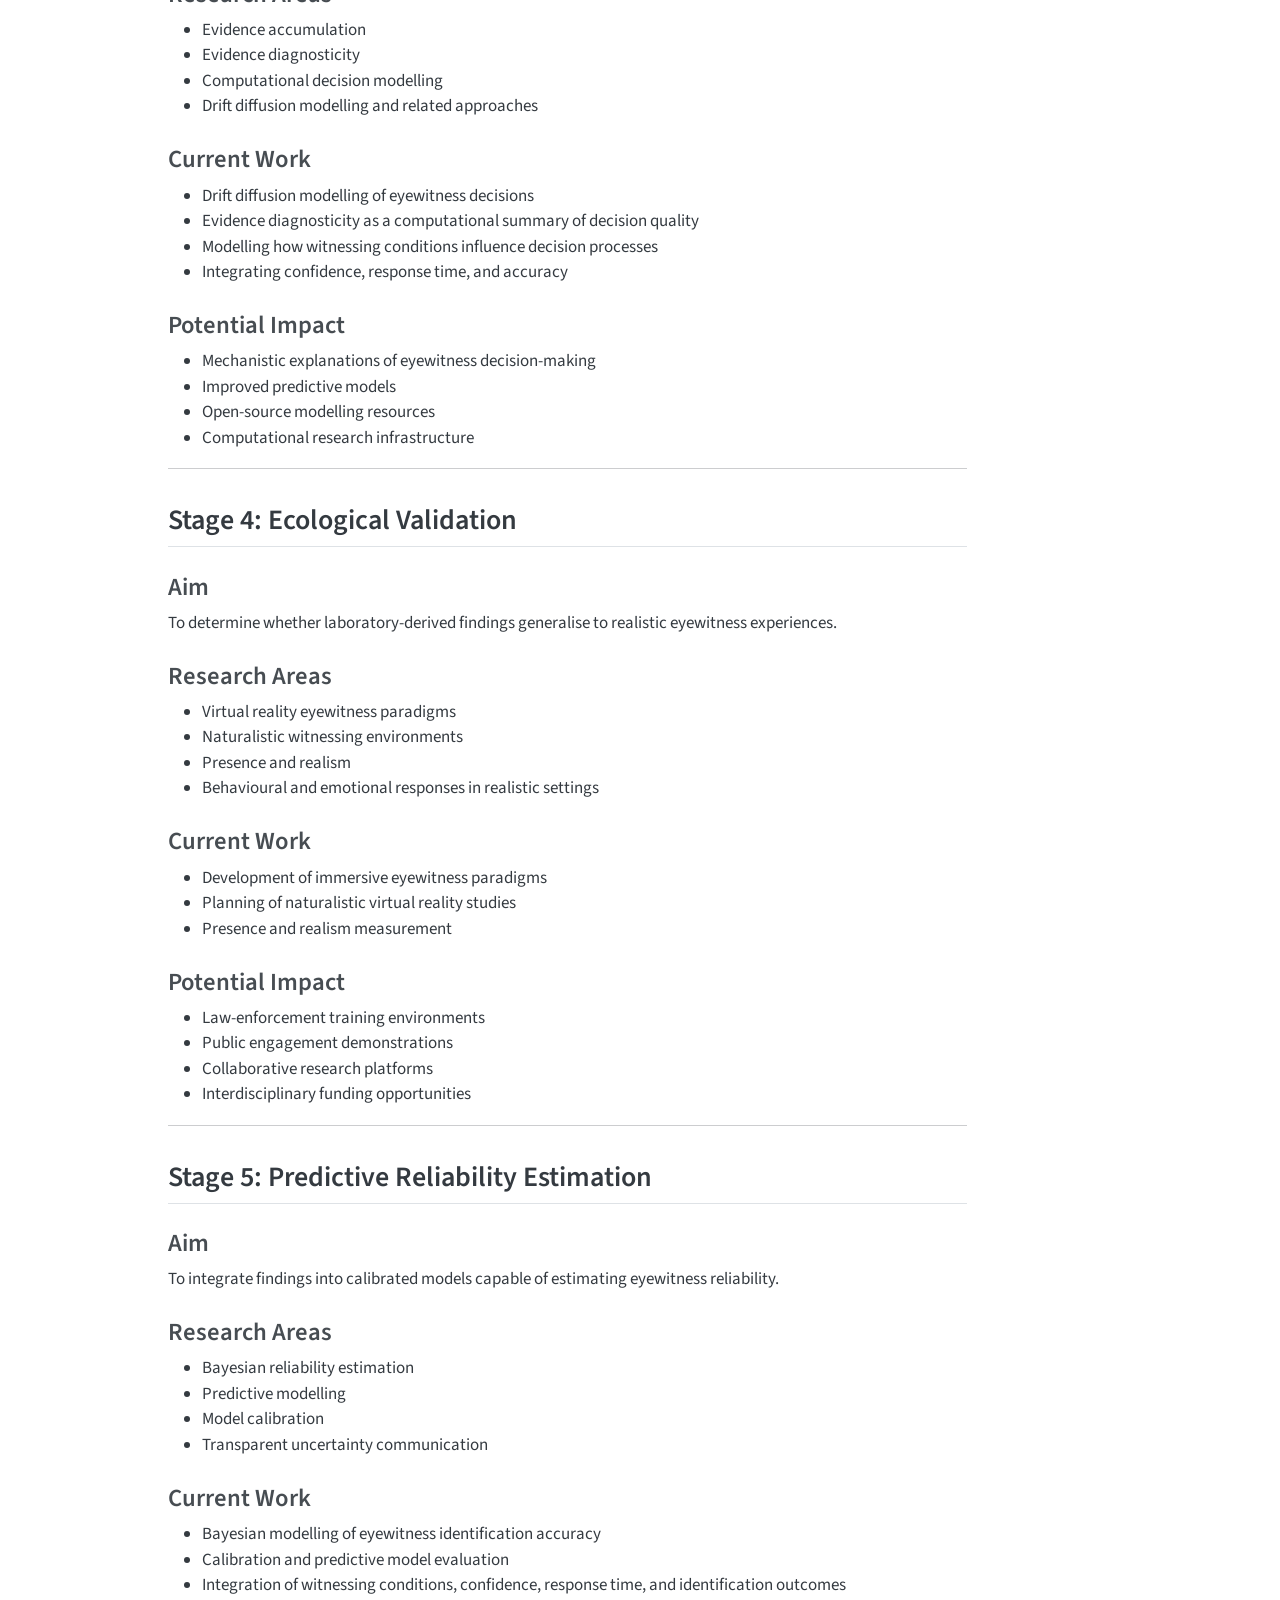
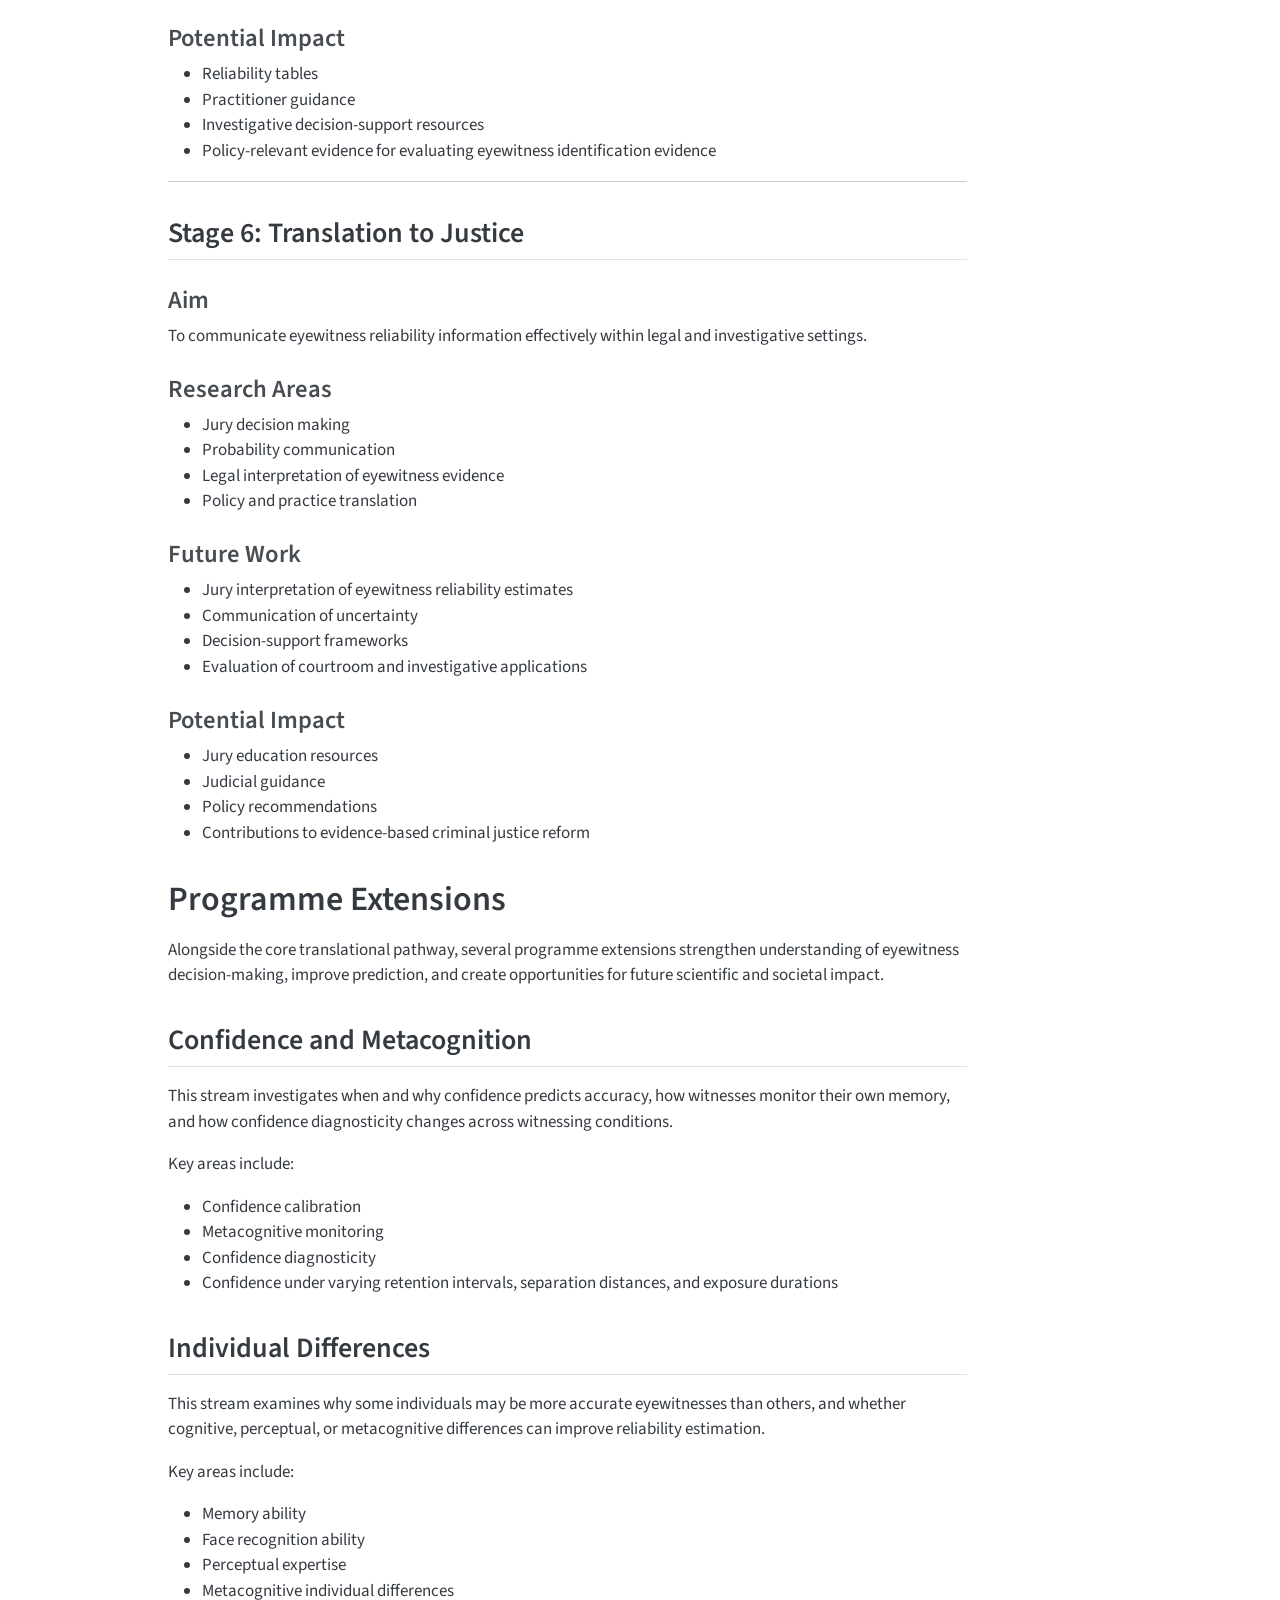
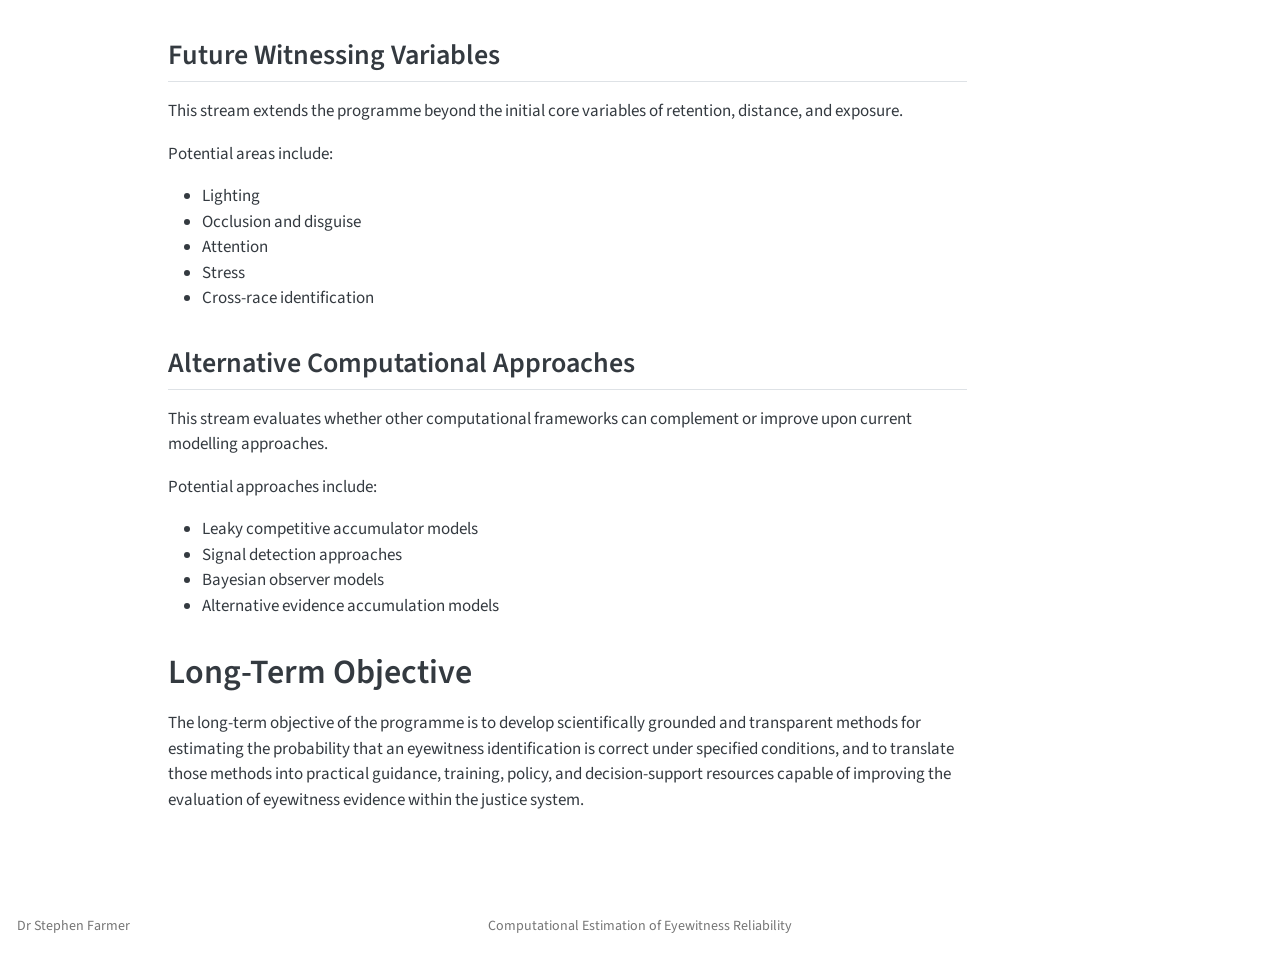
<file: docs/programme.html>
<!DOCTYPE html>
<html xmlns="http://www.w3.org/1999/xhtml" lang="en" xml:lang="en"><head>

<meta charset="utf-8">
<meta name="generator" content="quarto-1.8.26">

<meta name="viewport" content="width=device-width, initial-scale=1.0, user-scalable=yes">


<title>Research Programme – Stephen Farmer</title>
<style>
code{white-space: pre-wrap;}
span.smallcaps{font-variant: small-caps;}
div.columns{display: flex; gap: min(4vw, 1.5em);}
div.column{flex: auto; overflow-x: auto;}
div.hanging-indent{margin-left: 1.5em; text-indent: -1.5em;}
ul.task-list{list-style: none;}
ul.task-list li input[type="checkbox"] {
  width: 0.8em;
  margin: 0 0.8em 0.2em -1em; /* quarto-specific, see https://github.com/quarto-dev/quarto-cli/issues/4556 */ 
  vertical-align: middle;
}
</style>


<script src="site_libs/quarto-nav/quarto-nav.js"></script>
<script src="site_libs/quarto-nav/headroom.min.js"></script>
<script src="site_libs/clipboard/clipboard.min.js"></script>
<script src="site_libs/quarto-search/autocomplete.umd.js"></script>
<script src="site_libs/quarto-search/fuse.min.js"></script>
<script src="site_libs/quarto-search/quarto-search.js"></script>
<meta name="quarto:offset" content="./">
<script src="site_libs/quarto-html/quarto.js" type="module"></script>
<script src="site_libs/quarto-html/tabsets/tabsets.js" type="module"></script>
<script src="site_libs/quarto-html/axe/axe-check.js" type="module"></script>
<script src="site_libs/quarto-html/popper.min.js"></script>
<script src="site_libs/quarto-html/tippy.umd.min.js"></script>
<script src="site_libs/quarto-html/anchor.min.js"></script>
<link href="site_libs/quarto-html/tippy.css" rel="stylesheet">
<link href="site_libs/quarto-html/quarto-syntax-highlighting-587c61ba64f3a5504c4d52d930310e48.css" rel="stylesheet" id="quarto-text-highlighting-styles">
<script src="site_libs/bootstrap/bootstrap.min.js"></script>
<link href="site_libs/bootstrap/bootstrap-icons.css" rel="stylesheet">
<link href="site_libs/bootstrap/bootstrap-5b4ad623e5705c0698d39aec6f10cf02.min.css" rel="stylesheet" append-hash="true" id="quarto-bootstrap" data-mode="light">
<script id="quarto-search-options" type="application/json">{
  "location": "navbar",
  "copy-button": false,
  "collapse-after": 3,
  "panel-placement": "end",
  "type": "overlay",
  "limit": 50,
  "keyboard-shortcut": [
    "f",
    "/",
    "s"
  ],
  "show-item-context": false,
  "language": {
    "search-no-results-text": "No results",
    "search-matching-documents-text": "matching documents",
    "search-copy-link-title": "Copy link to search",
    "search-hide-matches-text": "Hide additional matches",
    "search-more-match-text": "more match in this document",
    "search-more-matches-text": "more matches in this document",
    "search-clear-button-title": "Clear",
    "search-text-placeholder": "",
    "search-detached-cancel-button-title": "Cancel",
    "search-submit-button-title": "Submit",
    "search-label": "Search"
  }
}</script>


<link rel="stylesheet" href="styles.css">
</head>

<body class="nav-fixed quarto-light">

<div id="quarto-search-results"></div>
  <header id="quarto-header" class="headroom fixed-top">
    <nav class="navbar navbar-expand-lg " data-bs-theme="dark">
      <div class="navbar-container container-fluid">
      <div class="navbar-brand-container mx-auto">
    <a class="navbar-brand" href="./index.html">
    <span class="navbar-title">Stephen Farmer</span>
    </a>
  </div>
            <div id="quarto-search" class="" title="Search"></div>
          <button class="navbar-toggler" type="button" data-bs-toggle="collapse" data-bs-target="#navbarCollapse" aria-controls="navbarCollapse" role="menu" aria-expanded="false" aria-label="Toggle navigation" onclick="if (window.quartoToggleHeadroom) { window.quartoToggleHeadroom(); }">
  <span class="navbar-toggler-icon"></span>
</button>
          <div class="collapse navbar-collapse" id="navbarCollapse">
            <ul class="navbar-nav navbar-nav-scroll me-auto">
  <li class="nav-item">
    <a class="nav-link" href="./index.html"> 
<span class="menu-text">Home</span></a>
  </li>  
  <li class="nav-item">
    <a class="nav-link active" href="./programme.html" aria-current="page"> 
<span class="menu-text">Research Programme</span></a>
  </li>  
  <li class="nav-item">
    <a class="nav-link" href="./projects.html"> 
<span class="menu-text">Projects</span></a>
  </li>  
  <li class="nav-item">
    <a class="nav-link" href="./publications.html"> 
<span class="menu-text">Publications</span></a>
  </li>  
  <li class="nav-item">
    <a class="nav-link" href="./impact.html"> 
<span class="menu-text">Impact &amp; Funding</span></a>
  </li>  
  <li class="nav-item">
    <a class="nav-link" href="./about.html"> 
<span class="menu-text">About</span></a>
  </li>  
</ul>
          </div> <!-- /navcollapse -->
            <div class="quarto-navbar-tools">
</div>
      </div> <!-- /container-fluid -->
    </nav>
</header>
<!-- content -->
<div id="quarto-content" class="quarto-container page-columns page-rows-contents page-layout-article page-navbar">
<!-- sidebar -->
<!-- margin-sidebar -->
    <div id="quarto-margin-sidebar" class="sidebar margin-sidebar">
        <nav id="TOC" role="doc-toc" class="toc-active">
    <h2 id="toc-title">On this page</h2>
   
  <ul>
  <li><a href="#the-challenge" id="toc-the-challenge" class="nav-link active" data-scroll-target="#the-challenge">The Challenge</a></li>
  <li><a href="#research-vision" id="toc-research-vision" class="nav-link" data-scroll-target="#research-vision">Research Vision</a></li>
  <li><a href="#research-programme-roadmap" id="toc-research-programme-roadmap" class="nav-link" data-scroll-target="#research-programme-roadmap">Research Programme Roadmap</a></li>
  <li><a href="#core-translational-pathway" id="toc-core-translational-pathway" class="nav-link" data-scroll-target="#core-translational-pathway">Core Translational Pathway</a>
  <ul class="collapse">
  <li><a href="#stage-1-witnessing-conditions" id="toc-stage-1-witnessing-conditions" class="nav-link" data-scroll-target="#stage-1-witnessing-conditions">Stage 1: Witnessing Conditions</a>
  <ul class="collapse">
  <li><a href="#aim" id="toc-aim" class="nav-link" data-scroll-target="#aim">Aim</a></li>
  <li><a href="#research-areas" id="toc-research-areas" class="nav-link" data-scroll-target="#research-areas">Research Areas</a></li>
  <li><a href="#current-work" id="toc-current-work" class="nav-link" data-scroll-target="#current-work">Current Work</a></li>
  <li><a href="#potential-impact" id="toc-potential-impact" class="nav-link" data-scroll-target="#potential-impact">Potential Impact</a></li>
  </ul></li>
  <li><a href="#stage-2-decision-indicators" id="toc-stage-2-decision-indicators" class="nav-link" data-scroll-target="#stage-2-decision-indicators">Stage 2: Decision Indicators</a>
  <ul class="collapse">
  <li><a href="#aim-1" id="toc-aim-1" class="nav-link" data-scroll-target="#aim-1">Aim</a></li>
  <li><a href="#research-areas-1" id="toc-research-areas-1" class="nav-link" data-scroll-target="#research-areas-1">Research Areas</a></li>
  <li><a href="#current-work-1" id="toc-current-work-1" class="nav-link" data-scroll-target="#current-work-1">Current Work</a></li>
  <li><a href="#potential-impact-1" id="toc-potential-impact-1" class="nav-link" data-scroll-target="#potential-impact-1">Potential Impact</a></li>
  </ul></li>
  <li><a href="#stage-3-evidence-accumulation-and-decision-processes" id="toc-stage-3-evidence-accumulation-and-decision-processes" class="nav-link" data-scroll-target="#stage-3-evidence-accumulation-and-decision-processes">Stage 3: Evidence Accumulation and Decision Processes</a>
  <ul class="collapse">
  <li><a href="#aim-2" id="toc-aim-2" class="nav-link" data-scroll-target="#aim-2">Aim</a></li>
  <li><a href="#research-areas-2" id="toc-research-areas-2" class="nav-link" data-scroll-target="#research-areas-2">Research Areas</a></li>
  <li><a href="#current-work-2" id="toc-current-work-2" class="nav-link" data-scroll-target="#current-work-2">Current Work</a></li>
  <li><a href="#potential-impact-2" id="toc-potential-impact-2" class="nav-link" data-scroll-target="#potential-impact-2">Potential Impact</a></li>
  </ul></li>
  <li><a href="#stage-4-ecological-validation" id="toc-stage-4-ecological-validation" class="nav-link" data-scroll-target="#stage-4-ecological-validation">Stage 4: Ecological Validation</a>
  <ul class="collapse">
  <li><a href="#aim-3" id="toc-aim-3" class="nav-link" data-scroll-target="#aim-3">Aim</a></li>
  <li><a href="#research-areas-3" id="toc-research-areas-3" class="nav-link" data-scroll-target="#research-areas-3">Research Areas</a></li>
  <li><a href="#current-work-3" id="toc-current-work-3" class="nav-link" data-scroll-target="#current-work-3">Current Work</a></li>
  <li><a href="#potential-impact-3" id="toc-potential-impact-3" class="nav-link" data-scroll-target="#potential-impact-3">Potential Impact</a></li>
  </ul></li>
  <li><a href="#stage-5-predictive-reliability-estimation" id="toc-stage-5-predictive-reliability-estimation" class="nav-link" data-scroll-target="#stage-5-predictive-reliability-estimation">Stage 5: Predictive Reliability Estimation</a>
  <ul class="collapse">
  <li><a href="#aim-4" id="toc-aim-4" class="nav-link" data-scroll-target="#aim-4">Aim</a></li>
  <li><a href="#research-areas-4" id="toc-research-areas-4" class="nav-link" data-scroll-target="#research-areas-4">Research Areas</a></li>
  <li><a href="#current-work-4" id="toc-current-work-4" class="nav-link" data-scroll-target="#current-work-4">Current Work</a></li>
  <li><a href="#potential-impact-4" id="toc-potential-impact-4" class="nav-link" data-scroll-target="#potential-impact-4">Potential Impact</a></li>
  </ul></li>
  <li><a href="#stage-6-translation-to-justice" id="toc-stage-6-translation-to-justice" class="nav-link" data-scroll-target="#stage-6-translation-to-justice">Stage 6: Translation to Justice</a>
  <ul class="collapse">
  <li><a href="#aim-5" id="toc-aim-5" class="nav-link" data-scroll-target="#aim-5">Aim</a></li>
  <li><a href="#research-areas-5" id="toc-research-areas-5" class="nav-link" data-scroll-target="#research-areas-5">Research Areas</a></li>
  <li><a href="#future-work" id="toc-future-work" class="nav-link" data-scroll-target="#future-work">Future Work</a></li>
  <li><a href="#potential-impact-5" id="toc-potential-impact-5" class="nav-link" data-scroll-target="#potential-impact-5">Potential Impact</a></li>
  </ul></li>
  </ul></li>
  <li><a href="#programme-extensions" id="toc-programme-extensions" class="nav-link" data-scroll-target="#programme-extensions">Programme Extensions</a>
  <ul class="collapse">
  <li><a href="#confidence-and-metacognition" id="toc-confidence-and-metacognition" class="nav-link" data-scroll-target="#confidence-and-metacognition">Confidence and Metacognition</a></li>
  <li><a href="#individual-differences" id="toc-individual-differences" class="nav-link" data-scroll-target="#individual-differences">Individual Differences</a></li>
  <li><a href="#future-witnessing-variables" id="toc-future-witnessing-variables" class="nav-link" data-scroll-target="#future-witnessing-variables">Future Witnessing Variables</a></li>
  <li><a href="#alternative-computational-approaches" id="toc-alternative-computational-approaches" class="nav-link" data-scroll-target="#alternative-computational-approaches">Alternative Computational Approaches</a></li>
  </ul></li>
  <li><a href="#long-term-objective" id="toc-long-term-objective" class="nav-link" data-scroll-target="#long-term-objective">Long-Term Objective</a></li>
  </ul>
</nav>
    </div>
<!-- main -->
<main class="content" id="quarto-document-content">

<header id="title-block-header" class="quarto-title-block default">
<div class="quarto-title">
<h1 class="title">Research Programme</h1>
</div>



<div class="quarto-title-meta">

    
  
    
  </div>
  


</header>


<section id="the-challenge" class="level2">
<h2 class="anchored" data-anchor-id="the-challenge">The Challenge</h2>
<p>Eyewitness evidence remains one of the most influential forms of evidence in criminal investigations and criminal trials. However, eyewitness accuracy varies substantially across individuals, witnessing conditions, and decision contexts.</p>
<p>While decades of research have identified factors associated with eyewitness error, courts and investigators are still largely required to evaluate eyewitness evidence qualitatively rather than quantitatively. The central challenge underpinning this programme is therefore:</p>
<blockquote class="blockquote">
<p>How can the reliability of an eyewitness identification be estimated and communicated in ways that are scientifically rigorous, transparent, and useful for legal decision-making?</p>
</blockquote>
<p>Addressing this challenge requires understanding the conditions that influence eyewitness accuracy, modelling the decision processes that underpin identification decisions, and translating scientific findings into practical resources for investigators, courts, policy makers, and the wider public.</p>
</section>
<section id="research-vision" class="level2">
<h2 class="anchored" data-anchor-id="research-vision">Research Vision</h2>
<p>The long-term aim of this programme is to develop calibrated, interpretable, and empirically grounded methods for estimating eyewitness reliability.</p>
<p>The programme integrates cognitive psychology, memory science, decision science, metacognition, computational modelling, and legal decision-making research. Together, these approaches seek to move beyond identifying factors associated with eyewitness performance towards estimating the probability that an eyewitness identification is correct under specified conditions.</p>
<p>Each stage of the programme is designed to generate both scientific knowledge and practical outputs, including professional guidance, training resources, predictive tools, and policy-relevant evidence, rather than deferring impact until completion of the overall programme.</p>
</section>
<section id="research-programme-roadmap" class="level2">
<h2 class="anchored" data-anchor-id="research-programme-roadmap">Research Programme Roadmap</h2>
<div class="figure-wrapper">
<p><img src="images/roadmap.png" class="img-fluid" alt="Research programme roadmap towards the computational estimation of eyewitness reliability"></p>
</div>
</section>
<section id="core-translational-pathway" class="level1">
<h1>Core Translational Pathway</h1>
<p>The programme follows a translational pathway from witnessing conditions and decision indicators, through evidence accumulation, ecological validation, predictive reliability estimation, and legal translation.</p>
<section id="stage-1-witnessing-conditions" class="level2">
<h2 class="anchored" data-anchor-id="stage-1-witnessing-conditions">Stage 1: Witnessing Conditions</h2>
<section id="aim" class="level3">
<h3 class="anchored" data-anchor-id="aim">Aim</h3>
<p>To quantify how witnessing conditions influence eyewitness accuracy.</p>
</section>
<section id="research-areas" class="level3">
<h3 class="anchored" data-anchor-id="research-areas">Research Areas</h3>
<ul>
<li>Retention interval</li>
<li>Separation distance</li>
<li>Exposure duration</li>
<li>Estimator variables affecting encoding, perception, and memory</li>
</ul>
</section>
<section id="current-work" class="level3">
<h3 class="anchored" data-anchor-id="current-work">Current Work</h3>
<ul>
<li>Forgetting curve modelling</li>
<li>Viewing distance study</li>
<li>Exposure duration study</li>
<li>Estimator variable modelling</li>
</ul>
</section>
<section id="potential-impact" class="level3">
<h3 class="anchored" data-anchor-id="potential-impact">Potential Impact</h3>
<ul>
<li>Police training resources</li>
<li>Expert witness evidence base</li>
<li>Public-facing resources on eyewitness memory</li>
<li>Evidence-based updates to professional understanding of witnessing conditions</li>
</ul>
<hr>
</section>
</section>
<section id="stage-2-decision-indicators" class="level2">
<h2 class="anchored" data-anchor-id="stage-2-decision-indicators">Stage 2: Decision Indicators</h2>
<section id="aim-1" class="level3">
<h3 class="anchored" data-anchor-id="aim-1">Aim</h3>
<p>To understand how observable decision characteristics predict eyewitness accuracy.</p>
</section>
<section id="research-areas-1" class="level3">
<h3 class="anchored" data-anchor-id="research-areas-1">Research Areas</h3>
<ul>
<li>Confidence</li>
<li>Response time</li>
<li>Identification outcome</li>
<li>Confidence–accuracy relationships</li>
</ul>
</section>
<section id="current-work-1" class="level3">
<h3 class="anchored" data-anchor-id="current-work-1">Current Work</h3>
<ul>
<li>Confidence calibration</li>
<li>Confidence diagnosticity</li>
<li>Confidence under varying witnessing conditions</li>
<li>Modelling confidence, response time, and accuracy</li>
</ul>
</section>
<section id="potential-impact-1" class="level3">
<h3 class="anchored" data-anchor-id="potential-impact-1">Potential Impact</h3>
<ul>
<li>Guidance on interpretation of witness confidence</li>
<li>Police interview guidance</li>
<li>Judicial training materials</li>
<li>Expert witness resources</li>
</ul>
<hr>
</section>
</section>
<section id="stage-3-evidence-accumulation-and-decision-processes" class="level2">
<h2 class="anchored" data-anchor-id="stage-3-evidence-accumulation-and-decision-processes">Stage 3: Evidence Accumulation and Decision Processes</h2>
<section id="aim-2" class="level3">
<h3 class="anchored" data-anchor-id="aim-2">Aim</h3>
<p>To understand the cognitive processes that underpin eyewitness identification decisions.</p>
</section>
<section id="research-areas-2" class="level3">
<h3 class="anchored" data-anchor-id="research-areas-2">Research Areas</h3>
<ul>
<li>Evidence accumulation</li>
<li>Evidence diagnosticity</li>
<li>Computational decision modelling</li>
<li>Drift diffusion modelling and related approaches</li>
</ul>
</section>
<section id="current-work-2" class="level3">
<h3 class="anchored" data-anchor-id="current-work-2">Current Work</h3>
<ul>
<li>Drift diffusion modelling of eyewitness decisions</li>
<li>Evidence diagnosticity as a computational summary of decision quality</li>
<li>Modelling how witnessing conditions influence decision processes</li>
<li>Integrating confidence, response time, and accuracy</li>
</ul>
</section>
<section id="potential-impact-2" class="level3">
<h3 class="anchored" data-anchor-id="potential-impact-2">Potential Impact</h3>
<ul>
<li>Mechanistic explanations of eyewitness decision-making</li>
<li>Improved predictive models</li>
<li>Open-source modelling resources</li>
<li>Computational research infrastructure</li>
</ul>
<hr>
</section>
</section>
<section id="stage-4-ecological-validation" class="level2">
<h2 class="anchored" data-anchor-id="stage-4-ecological-validation">Stage 4: Ecological Validation</h2>
<section id="aim-3" class="level3">
<h3 class="anchored" data-anchor-id="aim-3">Aim</h3>
<p>To determine whether laboratory-derived findings generalise to realistic eyewitness experiences.</p>
</section>
<section id="research-areas-3" class="level3">
<h3 class="anchored" data-anchor-id="research-areas-3">Research Areas</h3>
<ul>
<li>Virtual reality eyewitness paradigms</li>
<li>Naturalistic witnessing environments</li>
<li>Presence and realism</li>
<li>Behavioural and emotional responses in realistic settings</li>
</ul>
</section>
<section id="current-work-3" class="level3">
<h3 class="anchored" data-anchor-id="current-work-3">Current Work</h3>
<ul>
<li>Development of immersive eyewitness paradigms</li>
<li>Planning of naturalistic virtual reality studies</li>
<li>Presence and realism measurement</li>
</ul>
</section>
<section id="potential-impact-3" class="level3">
<h3 class="anchored" data-anchor-id="potential-impact-3">Potential Impact</h3>
<ul>
<li>Law-enforcement training environments</li>
<li>Public engagement demonstrations</li>
<li>Collaborative research platforms</li>
<li>Interdisciplinary funding opportunities</li>
</ul>
<hr>
</section>
</section>
<section id="stage-5-predictive-reliability-estimation" class="level2">
<h2 class="anchored" data-anchor-id="stage-5-predictive-reliability-estimation">Stage 5: Predictive Reliability Estimation</h2>
<section id="aim-4" class="level3">
<h3 class="anchored" data-anchor-id="aim-4">Aim</h3>
<p>To integrate findings into calibrated models capable of estimating eyewitness reliability.</p>
</section>
<section id="research-areas-4" class="level3">
<h3 class="anchored" data-anchor-id="research-areas-4">Research Areas</h3>
<ul>
<li>Bayesian reliability estimation</li>
<li>Predictive modelling</li>
<li>Model calibration</li>
<li>Transparent uncertainty communication</li>
</ul>
</section>
<section id="current-work-4" class="level3">
<h3 class="anchored" data-anchor-id="current-work-4">Current Work</h3>
<ul>
<li>Bayesian modelling of eyewitness identification accuracy</li>
<li>Calibration and predictive model evaluation</li>
<li>Integration of witnessing conditions, confidence, response time, and identification outcomes</li>
</ul>
</section>
<section id="potential-impact-4" class="level3">
<h3 class="anchored" data-anchor-id="potential-impact-4">Potential Impact</h3>
<ul>
<li>Reliability tables</li>
<li>Practitioner guidance</li>
<li>Investigative decision-support resources</li>
<li>Policy-relevant evidence for evaluating eyewitness identification evidence</li>
</ul>
<hr>
</section>
</section>
<section id="stage-6-translation-to-justice" class="level2">
<h2 class="anchored" data-anchor-id="stage-6-translation-to-justice">Stage 6: Translation to Justice</h2>
<section id="aim-5" class="level3">
<h3 class="anchored" data-anchor-id="aim-5">Aim</h3>
<p>To communicate eyewitness reliability information effectively within legal and investigative settings.</p>
</section>
<section id="research-areas-5" class="level3">
<h3 class="anchored" data-anchor-id="research-areas-5">Research Areas</h3>
<ul>
<li>Jury decision making</li>
<li>Probability communication</li>
<li>Legal interpretation of eyewitness evidence</li>
<li>Policy and practice translation</li>
</ul>
</section>
<section id="future-work" class="level3">
<h3 class="anchored" data-anchor-id="future-work">Future Work</h3>
<ul>
<li>Jury interpretation of eyewitness reliability estimates</li>
<li>Communication of uncertainty</li>
<li>Decision-support frameworks</li>
<li>Evaluation of courtroom and investigative applications</li>
</ul>
</section>
<section id="potential-impact-5" class="level3">
<h3 class="anchored" data-anchor-id="potential-impact-5">Potential Impact</h3>
<ul>
<li>Jury education resources</li>
<li>Judicial guidance</li>
<li>Policy recommendations</li>
<li>Contributions to evidence-based criminal justice reform</li>
</ul>
</section>
</section>
</section>
<section id="programme-extensions" class="level1">
<h1>Programme Extensions</h1>
<p>Alongside the core translational pathway, several programme extensions strengthen understanding of eyewitness decision-making, improve prediction, and create opportunities for future scientific and societal impact.</p>
<section id="confidence-and-metacognition" class="level2">
<h2 class="anchored" data-anchor-id="confidence-and-metacognition">Confidence and Metacognition</h2>
<p>This stream investigates when and why confidence predicts accuracy, how witnesses monitor their own memory, and how confidence diagnosticity changes across witnessing conditions.</p>
<p>Key areas include:</p>
<ul>
<li>Confidence calibration</li>
<li>Metacognitive monitoring</li>
<li>Confidence diagnosticity</li>
<li>Confidence under varying retention intervals, separation distances, and exposure durations</li>
</ul>
</section>
<section id="individual-differences" class="level2">
<h2 class="anchored" data-anchor-id="individual-differences">Individual Differences</h2>
<p>This stream examines why some individuals may be more accurate eyewitnesses than others, and whether cognitive, perceptual, or metacognitive differences can improve reliability estimation.</p>
<p>Key areas include:</p>
<ul>
<li>Memory ability</li>
<li>Face recognition ability</li>
<li>Perceptual expertise</li>
<li>Metacognitive individual differences</li>
</ul>
</section>
<section id="future-witnessing-variables" class="level2">
<h2 class="anchored" data-anchor-id="future-witnessing-variables">Future Witnessing Variables</h2>
<p>This stream extends the programme beyond the initial core variables of retention, distance, and exposure.</p>
<p>Potential areas include:</p>
<ul>
<li>Lighting</li>
<li>Occlusion and disguise</li>
<li>Attention</li>
<li>Stress</li>
<li>Cross-race identification</li>
</ul>
</section>
<section id="alternative-computational-approaches" class="level2">
<h2 class="anchored" data-anchor-id="alternative-computational-approaches">Alternative Computational Approaches</h2>
<p>This stream evaluates whether other computational frameworks can complement or improve upon current modelling approaches.</p>
<p>Potential approaches include:</p>
<ul>
<li>Leaky competitive accumulator models</li>
<li>Signal detection approaches</li>
<li>Bayesian observer models</li>
<li>Alternative evidence accumulation models</li>
</ul>
</section>
</section>
<section id="long-term-objective" class="level1">
<h1>Long-Term Objective</h1>
<p>The long-term objective of the programme is to develop scientifically grounded and transparent methods for estimating the probability that an eyewitness identification is correct under specified conditions, and to translate those methods into practical guidance, training, policy, and decision-support resources capable of improving the evaluation of eyewitness evidence within the justice system.</p>


</section>

</main> <!-- /main -->
<script id="quarto-html-after-body" type="application/javascript">
  window.document.addEventListener("DOMContentLoaded", function (event) {
    const icon = "";
    const anchorJS = new window.AnchorJS();
    anchorJS.options = {
      placement: 'right',
      icon: icon
    };
    anchorJS.add('.anchored');
    const isCodeAnnotation = (el) => {
      for (const clz of el.classList) {
        if (clz.startsWith('code-annotation-')) {                     
          return true;
        }
      }
      return false;
    }
    const onCopySuccess = function(e) {
      // button target
      const button = e.trigger;
      // don't keep focus
      button.blur();
      // flash "checked"
      button.classList.add('code-copy-button-checked');
      var currentTitle = button.getAttribute("title");
      button.setAttribute("title", "Copied!");
      let tooltip;
      if (window.bootstrap) {
        button.setAttribute("data-bs-toggle", "tooltip");
        button.setAttribute("data-bs-placement", "left");
        button.setAttribute("data-bs-title", "Copied!");
        tooltip = new bootstrap.Tooltip(button, 
          { trigger: "manual", 
            customClass: "code-copy-button-tooltip",
            offset: [0, -8]});
        tooltip.show();    
      }
      setTimeout(function() {
        if (tooltip) {
          tooltip.hide();
          button.removeAttribute("data-bs-title");
          button.removeAttribute("data-bs-toggle");
          button.removeAttribute("data-bs-placement");
        }
        button.setAttribute("title", currentTitle);
        button.classList.remove('code-copy-button-checked');
      }, 1000);
      // clear code selection
      e.clearSelection();
    }
    const getTextToCopy = function(trigger) {
      const outerScaffold = trigger.parentElement.cloneNode(true);
      const codeEl = outerScaffold.querySelector('code');
      for (const childEl of codeEl.children) {
        if (isCodeAnnotation(childEl)) {
          childEl.remove();
        }
      }
      return codeEl.innerText;
    }
    const clipboard = new window.ClipboardJS('.code-copy-button:not([data-in-quarto-modal])', {
      text: getTextToCopy
    });
    clipboard.on('success', onCopySuccess);
    if (window.document.getElementById('quarto-embedded-source-code-modal')) {
      const clipboardModal = new window.ClipboardJS('.code-copy-button[data-in-quarto-modal]', {
        text: getTextToCopy,
        container: window.document.getElementById('quarto-embedded-source-code-modal')
      });
      clipboardModal.on('success', onCopySuccess);
    }
      var localhostRegex = new RegExp(/^(?:http|https):\/\/localhost\:?[0-9]*\//);
      var mailtoRegex = new RegExp(/^mailto:/);
        var filterRegex = new RegExp('/' + window.location.host + '/');
      var isInternal = (href) => {
          return filterRegex.test(href) || localhostRegex.test(href) || mailtoRegex.test(href);
      }
      // Inspect non-navigation links and adorn them if external
     var links = window.document.querySelectorAll('a[href]:not(.nav-link):not(.navbar-brand):not(.toc-action):not(.sidebar-link):not(.sidebar-item-toggle):not(.pagination-link):not(.no-external):not([aria-hidden]):not(.dropdown-item):not(.quarto-navigation-tool):not(.about-link)');
      for (var i=0; i<links.length; i++) {
        const link = links[i];
        if (!isInternal(link.href)) {
          // undo the damage that might have been done by quarto-nav.js in the case of
          // links that we want to consider external
          if (link.dataset.originalHref !== undefined) {
            link.href = link.dataset.originalHref;
          }
        }
      }
    function tippyHover(el, contentFn, onTriggerFn, onUntriggerFn) {
      const config = {
        allowHTML: true,
        maxWidth: 500,
        delay: 100,
        arrow: false,
        appendTo: function(el) {
            return el.parentElement;
        },
        interactive: true,
        interactiveBorder: 10,
        theme: 'quarto',
        placement: 'bottom-start',
      };
      if (contentFn) {
        config.content = contentFn;
      }
      if (onTriggerFn) {
        config.onTrigger = onTriggerFn;
      }
      if (onUntriggerFn) {
        config.onUntrigger = onUntriggerFn;
      }
      window.tippy(el, config); 
    }
    const noterefs = window.document.querySelectorAll('a[role="doc-noteref"]');
    for (var i=0; i<noterefs.length; i++) {
      const ref = noterefs[i];
      tippyHover(ref, function() {
        // use id or data attribute instead here
        let href = ref.getAttribute('data-footnote-href') || ref.getAttribute('href');
        try { href = new URL(href).hash; } catch {}
        const id = href.replace(/^#\/?/, "");
        const note = window.document.getElementById(id);
        if (note) {
          return note.innerHTML;
        } else {
          return "";
        }
      });
    }
    const xrefs = window.document.querySelectorAll('a.quarto-xref');
    const processXRef = (id, note) => {
      // Strip column container classes
      const stripColumnClz = (el) => {
        el.classList.remove("page-full", "page-columns");
        if (el.children) {
          for (const child of el.children) {
            stripColumnClz(child);
          }
        }
      }
      stripColumnClz(note)
      if (id === null || id.startsWith('sec-')) {
        // Special case sections, only their first couple elements
        const container = document.createElement("div");
        if (note.children && note.children.length > 2) {
          container.appendChild(note.children[0].cloneNode(true));
          for (let i = 1; i < note.children.length; i++) {
            const child = note.children[i];
            if (child.tagName === "P" && child.innerText === "") {
              continue;
            } else {
              container.appendChild(child.cloneNode(true));
              break;
            }
          }
          if (window.Quarto?.typesetMath) {
            window.Quarto.typesetMath(container);
          }
          return container.innerHTML
        } else {
          if (window.Quarto?.typesetMath) {
            window.Quarto.typesetMath(note);
          }
          return note.innerHTML;
        }
      } else {
        // Remove any anchor links if they are present
        const anchorLink = note.querySelector('a.anchorjs-link');
        if (anchorLink) {
          anchorLink.remove();
        }
        if (window.Quarto?.typesetMath) {
          window.Quarto.typesetMath(note);
        }
        if (note.classList.contains("callout")) {
          return note.outerHTML;
        } else {
          return note.innerHTML;
        }
      }
    }
    for (var i=0; i<xrefs.length; i++) {
      const xref = xrefs[i];
      tippyHover(xref, undefined, function(instance) {
        instance.disable();
        let url = xref.getAttribute('href');
        let hash = undefined; 
        if (url.startsWith('#')) {
          hash = url;
        } else {
          try { hash = new URL(url).hash; } catch {}
        }
        if (hash) {
          const id = hash.replace(/^#\/?/, "");
          const note = window.document.getElementById(id);
          if (note !== null) {
            try {
              const html = processXRef(id, note.cloneNode(true));
              instance.setContent(html);
            } finally {
              instance.enable();
              instance.show();
            }
          } else {
            // See if we can fetch this
            fetch(url.split('#')[0])
            .then(res => res.text())
            .then(html => {
              const parser = new DOMParser();
              const htmlDoc = parser.parseFromString(html, "text/html");
              const note = htmlDoc.getElementById(id);
              if (note !== null) {
                const html = processXRef(id, note);
                instance.setContent(html);
              } 
            }).finally(() => {
              instance.enable();
              instance.show();
            });
          }
        } else {
          // See if we can fetch a full url (with no hash to target)
          // This is a special case and we should probably do some content thinning / targeting
          fetch(url)
          .then(res => res.text())
          .then(html => {
            const parser = new DOMParser();
            const htmlDoc = parser.parseFromString(html, "text/html");
            const note = htmlDoc.querySelector('main.content');
            if (note !== null) {
              // This should only happen for chapter cross references
              // (since there is no id in the URL)
              // remove the first header
              if (note.children.length > 0 && note.children[0].tagName === "HEADER") {
                note.children[0].remove();
              }
              const html = processXRef(null, note);
              instance.setContent(html);
            } 
          }).finally(() => {
            instance.enable();
            instance.show();
          });
        }
      }, function(instance) {
      });
    }
        let selectedAnnoteEl;
        const selectorForAnnotation = ( cell, annotation) => {
          let cellAttr = 'data-code-cell="' + cell + '"';
          let lineAttr = 'data-code-annotation="' +  annotation + '"';
          const selector = 'span[' + cellAttr + '][' + lineAttr + ']';
          return selector;
        }
        const selectCodeLines = (annoteEl) => {
          const doc = window.document;
          const targetCell = annoteEl.getAttribute("data-target-cell");
          const targetAnnotation = annoteEl.getAttribute("data-target-annotation");
          const annoteSpan = window.document.querySelector(selectorForAnnotation(targetCell, targetAnnotation));
          const lines = annoteSpan.getAttribute("data-code-lines").split(",");
          const lineIds = lines.map((line) => {
            return targetCell + "-" + line;
          })
          let top = null;
          let height = null;
          let parent = null;
          if (lineIds.length > 0) {
              //compute the position of the single el (top and bottom and make a div)
              const el = window.document.getElementById(lineIds[0]);
              top = el.offsetTop;
              height = el.offsetHeight;
              parent = el.parentElement.parentElement;
            if (lineIds.length > 1) {
              const lastEl = window.document.getElementById(lineIds[lineIds.length - 1]);
              const bottom = lastEl.offsetTop + lastEl.offsetHeight;
              height = bottom - top;
            }
            if (top !== null && height !== null && parent !== null) {
              // cook up a div (if necessary) and position it 
              let div = window.document.getElementById("code-annotation-line-highlight");
              if (div === null) {
                div = window.document.createElement("div");
                div.setAttribute("id", "code-annotation-line-highlight");
                div.style.position = 'absolute';
                parent.appendChild(div);
              }
              div.style.top = top - 2 + "px";
              div.style.height = height + 4 + "px";
              div.style.left = 0;
              let gutterDiv = window.document.getElementById("code-annotation-line-highlight-gutter");
              if (gutterDiv === null) {
                gutterDiv = window.document.createElement("div");
                gutterDiv.setAttribute("id", "code-annotation-line-highlight-gutter");
                gutterDiv.style.position = 'absolute';
                const codeCell = window.document.getElementById(targetCell);
                const gutter = codeCell.querySelector('.code-annotation-gutter');
                gutter.appendChild(gutterDiv);
              }
              gutterDiv.style.top = top - 2 + "px";
              gutterDiv.style.height = height + 4 + "px";
            }
            selectedAnnoteEl = annoteEl;
          }
        };
        const unselectCodeLines = () => {
          const elementsIds = ["code-annotation-line-highlight", "code-annotation-line-highlight-gutter"];
          elementsIds.forEach((elId) => {
            const div = window.document.getElementById(elId);
            if (div) {
              div.remove();
            }
          });
          selectedAnnoteEl = undefined;
        };
          // Handle positioning of the toggle
      window.addEventListener(
        "resize",
        throttle(() => {
          elRect = undefined;
          if (selectedAnnoteEl) {
            selectCodeLines(selectedAnnoteEl);
          }
        }, 10)
      );
      function throttle(fn, ms) {
      let throttle = false;
      let timer;
        return (...args) => {
          if(!throttle) { // first call gets through
              fn.apply(this, args);
              throttle = true;
          } else { // all the others get throttled
              if(timer) clearTimeout(timer); // cancel #2
              timer = setTimeout(() => {
                fn.apply(this, args);
                timer = throttle = false;
              }, ms);
          }
        };
      }
        // Attach click handler to the DT
        const annoteDls = window.document.querySelectorAll('dt[data-target-cell]');
        for (const annoteDlNode of annoteDls) {
          annoteDlNode.addEventListener('click', (event) => {
            const clickedEl = event.target;
            if (clickedEl !== selectedAnnoteEl) {
              unselectCodeLines();
              const activeEl = window.document.querySelector('dt[data-target-cell].code-annotation-active');
              if (activeEl) {
                activeEl.classList.remove('code-annotation-active');
              }
              selectCodeLines(clickedEl);
              clickedEl.classList.add('code-annotation-active');
            } else {
              // Unselect the line
              unselectCodeLines();
              clickedEl.classList.remove('code-annotation-active');
            }
          });
        }
    const findCites = (el) => {
      const parentEl = el.parentElement;
      if (parentEl) {
        const cites = parentEl.dataset.cites;
        if (cites) {
          return {
            el,
            cites: cites.split(' ')
          };
        } else {
          return findCites(el.parentElement)
        }
      } else {
        return undefined;
      }
    };
    var bibliorefs = window.document.querySelectorAll('a[role="doc-biblioref"]');
    for (var i=0; i<bibliorefs.length; i++) {
      const ref = bibliorefs[i];
      const citeInfo = findCites(ref);
      if (citeInfo) {
        tippyHover(citeInfo.el, function() {
          var popup = window.document.createElement('div');
          citeInfo.cites.forEach(function(cite) {
            var citeDiv = window.document.createElement('div');
            citeDiv.classList.add('hanging-indent');
            citeDiv.classList.add('csl-entry');
            var biblioDiv = window.document.getElementById('ref-' + cite);
            if (biblioDiv) {
              citeDiv.innerHTML = biblioDiv.innerHTML;
            }
            popup.appendChild(citeDiv);
          });
          return popup.innerHTML;
        });
      }
    }
  });
  </script>
</div> <!-- /content -->
<footer class="footer">
  <div class="nav-footer">
    <div class="nav-footer-left">
<p>Dr Stephen Farmer</p>
</div>   
    <div class="nav-footer-center">
<p>Computational Estimation of Eyewitness Reliability</p>
</div>
    <div class="nav-footer-right">
      &nbsp;
    </div>
  </div>
</footer>




</body></html>
</file>
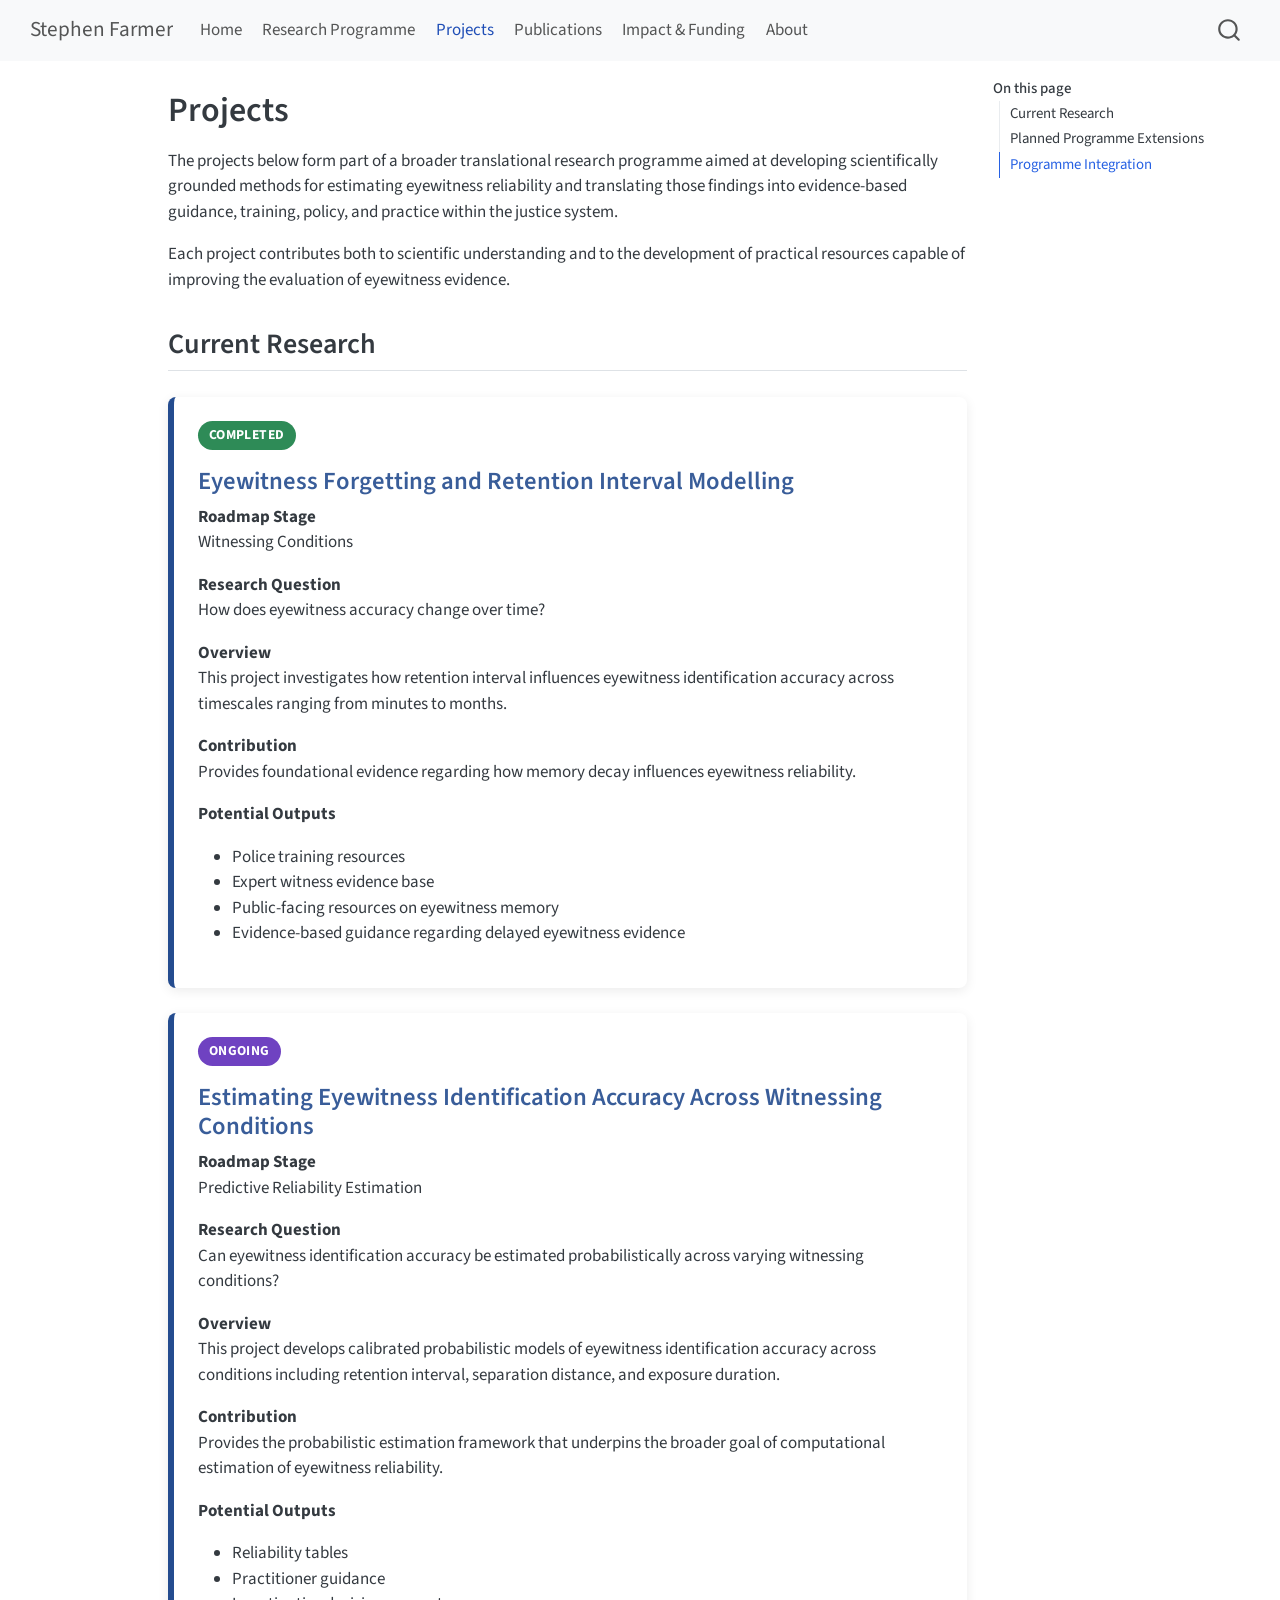
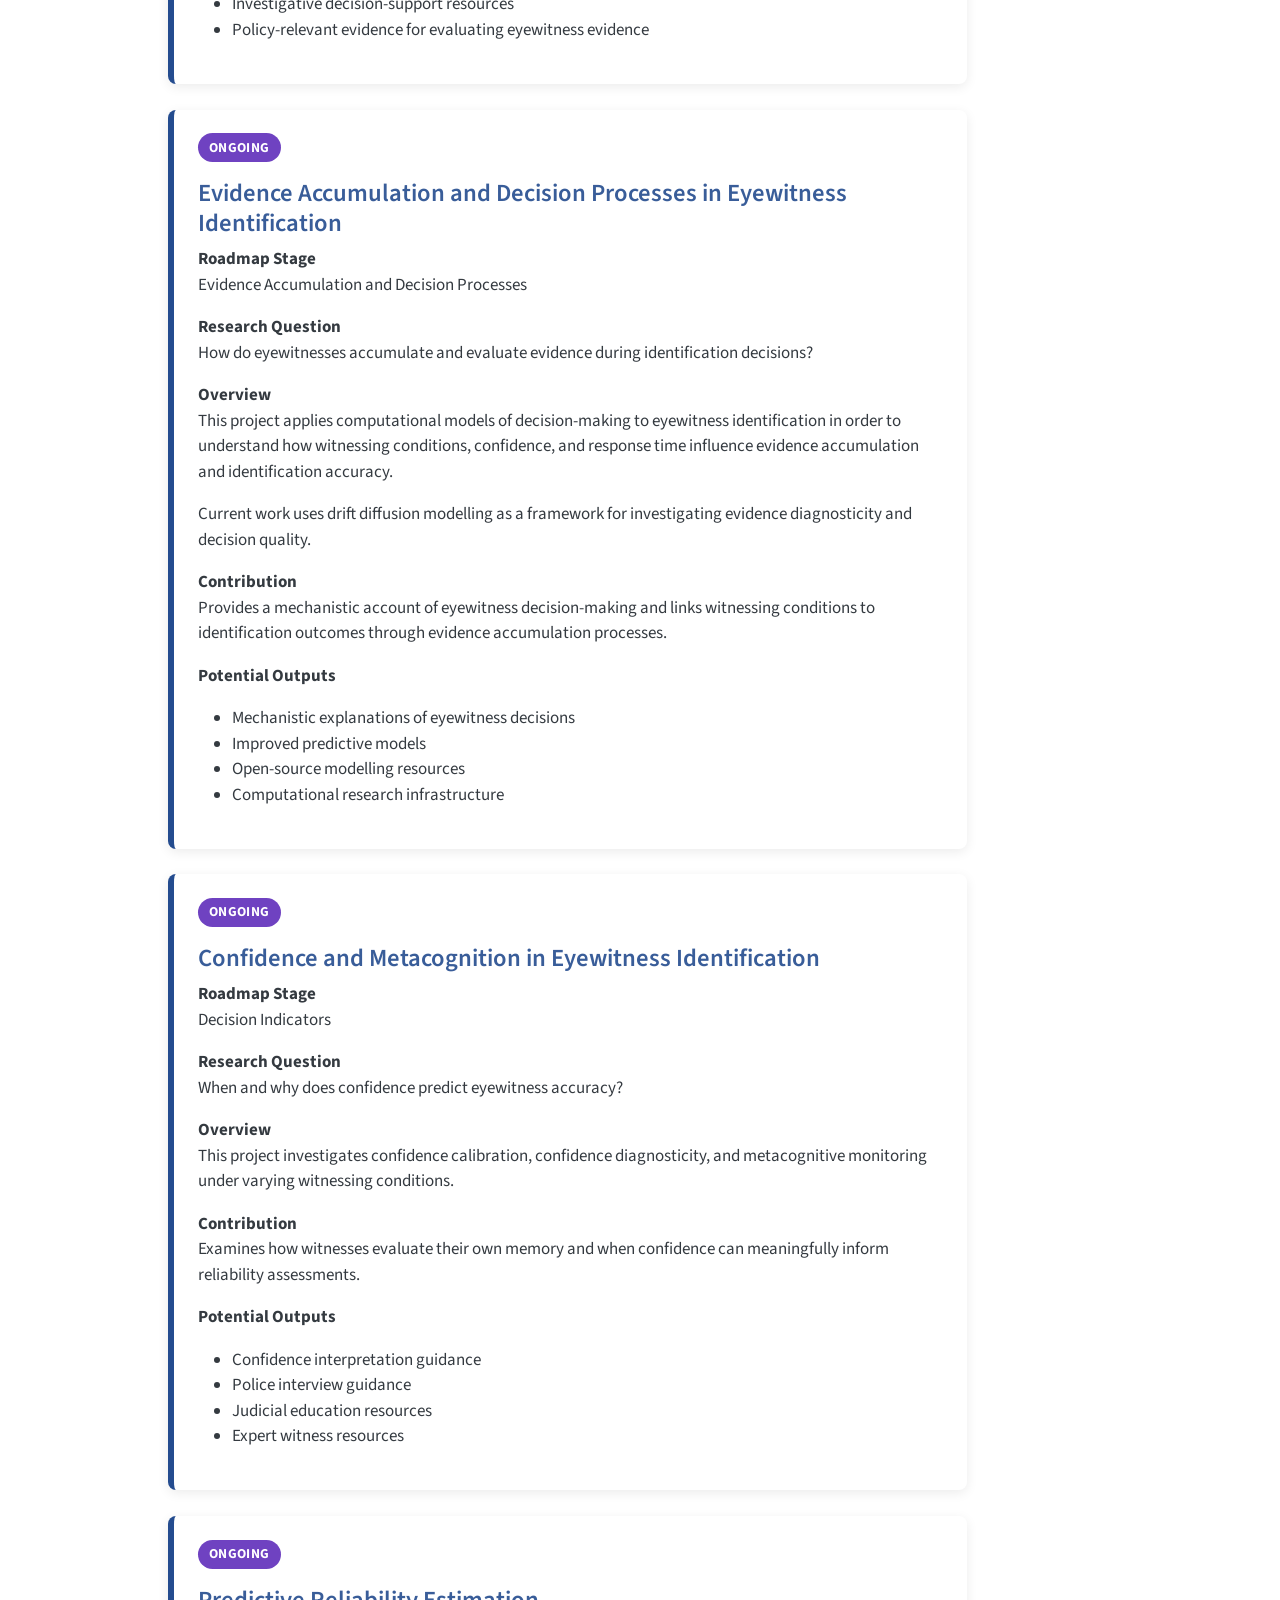
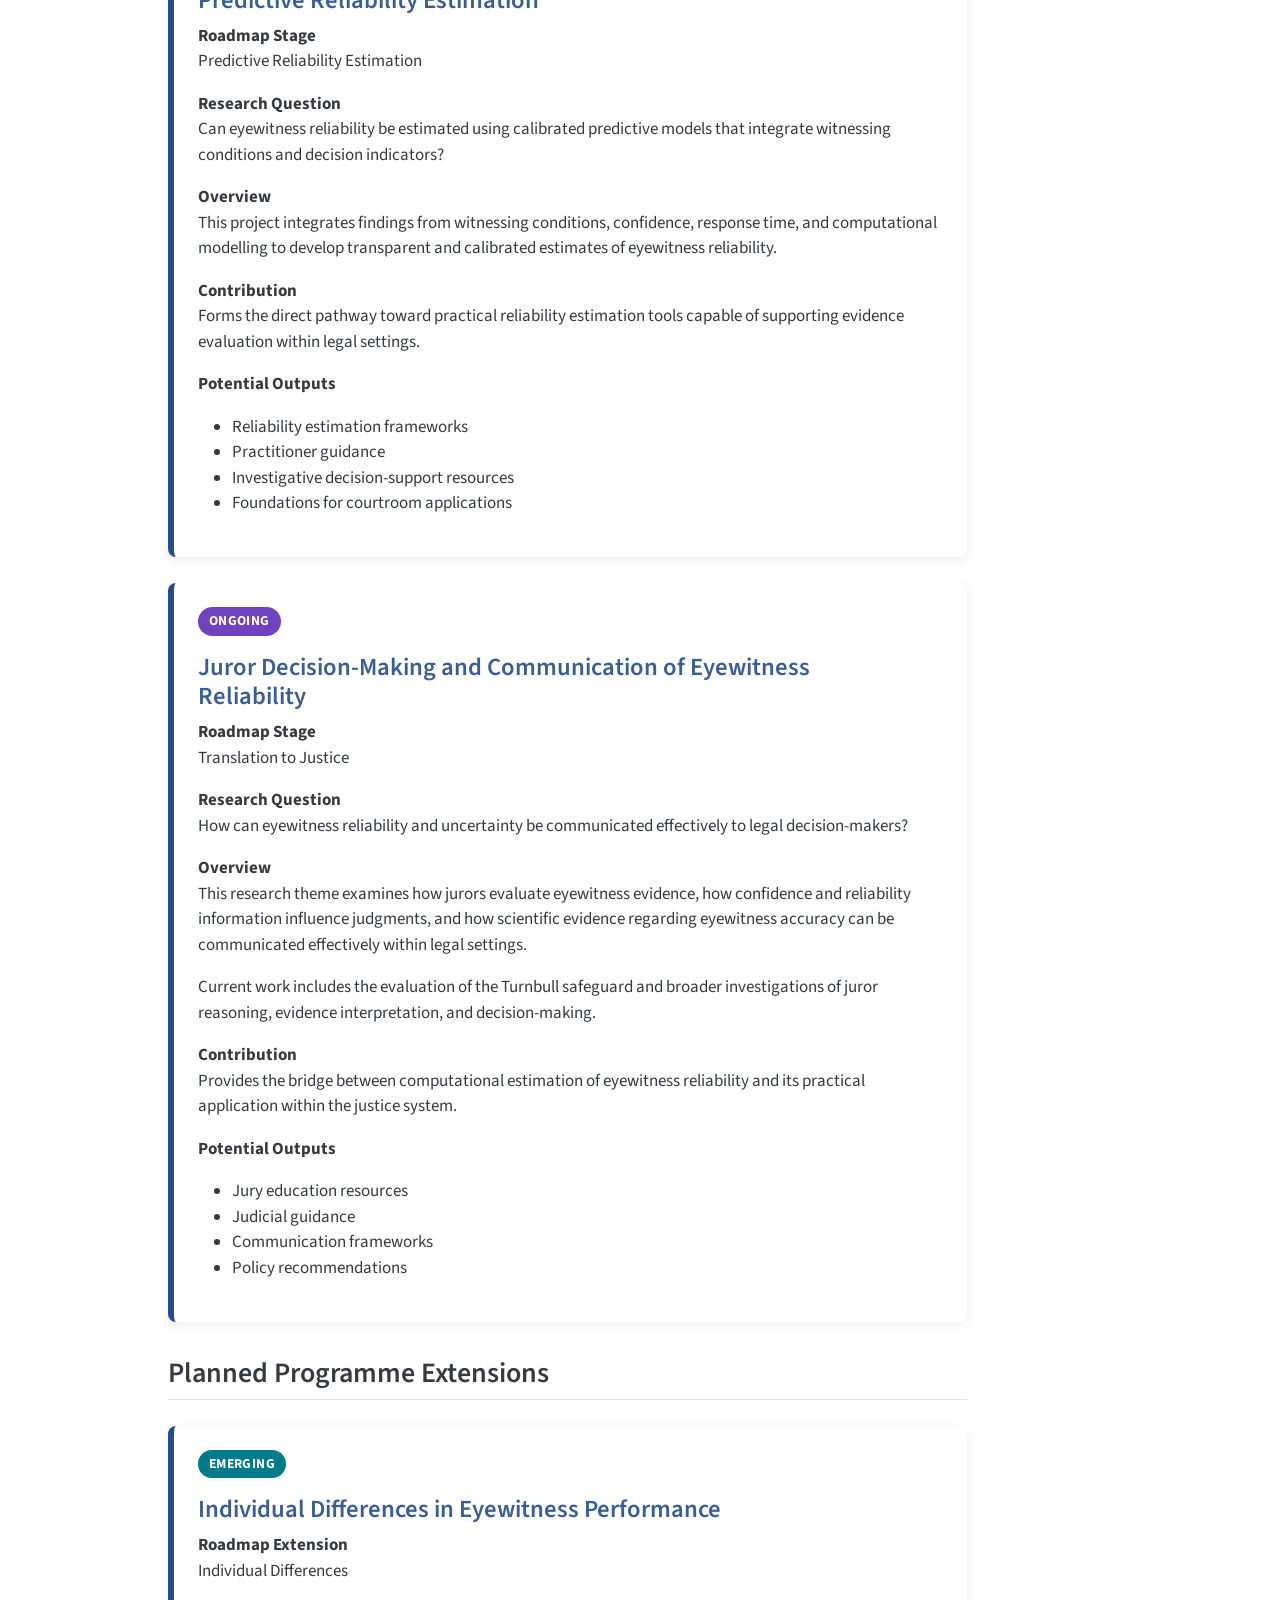
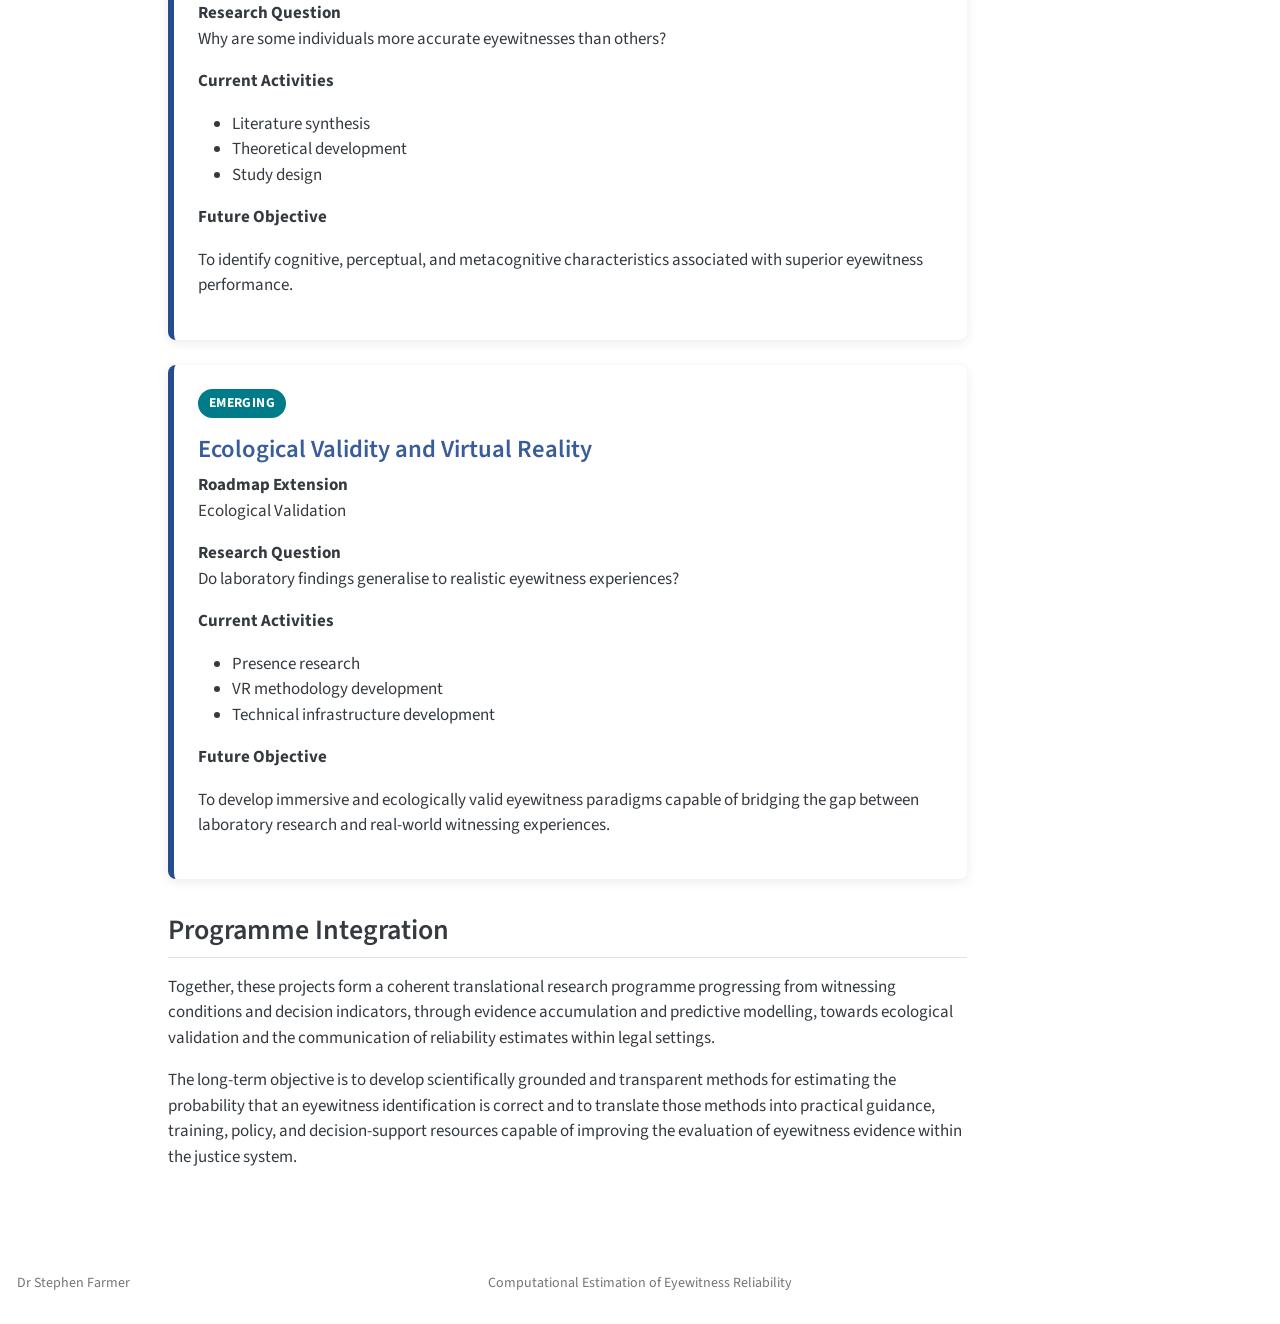
<file: docs/projects.html>
<!DOCTYPE html>
<html xmlns="http://www.w3.org/1999/xhtml" lang="en" xml:lang="en"><head>

<meta charset="utf-8">
<meta name="generator" content="quarto-1.8.26">

<meta name="viewport" content="width=device-width, initial-scale=1.0, user-scalable=yes">


<title>Projects – Stephen Farmer</title>
<style>
code{white-space: pre-wrap;}
span.smallcaps{font-variant: small-caps;}
div.columns{display: flex; gap: min(4vw, 1.5em);}
div.column{flex: auto; overflow-x: auto;}
div.hanging-indent{margin-left: 1.5em; text-indent: -1.5em;}
ul.task-list{list-style: none;}
ul.task-list li input[type="checkbox"] {
  width: 0.8em;
  margin: 0 0.8em 0.2em -1em; /* quarto-specific, see https://github.com/quarto-dev/quarto-cli/issues/4556 */ 
  vertical-align: middle;
}
</style>


<script src="site_libs/quarto-nav/quarto-nav.js"></script>
<script src="site_libs/quarto-nav/headroom.min.js"></script>
<script src="site_libs/clipboard/clipboard.min.js"></script>
<script src="site_libs/quarto-search/autocomplete.umd.js"></script>
<script src="site_libs/quarto-search/fuse.min.js"></script>
<script src="site_libs/quarto-search/quarto-search.js"></script>
<meta name="quarto:offset" content="./">
<script src="site_libs/quarto-html/quarto.js" type="module"></script>
<script src="site_libs/quarto-html/tabsets/tabsets.js" type="module"></script>
<script src="site_libs/quarto-html/axe/axe-check.js" type="module"></script>
<script src="site_libs/quarto-html/popper.min.js"></script>
<script src="site_libs/quarto-html/tippy.umd.min.js"></script>
<script src="site_libs/quarto-html/anchor.min.js"></script>
<link href="site_libs/quarto-html/tippy.css" rel="stylesheet">
<link href="site_libs/quarto-html/quarto-syntax-highlighting-587c61ba64f3a5504c4d52d930310e48.css" rel="stylesheet" id="quarto-text-highlighting-styles">
<script src="site_libs/bootstrap/bootstrap.min.js"></script>
<link href="site_libs/bootstrap/bootstrap-icons.css" rel="stylesheet">
<link href="site_libs/bootstrap/bootstrap-5b4ad623e5705c0698d39aec6f10cf02.min.css" rel="stylesheet" append-hash="true" id="quarto-bootstrap" data-mode="light">
<script id="quarto-search-options" type="application/json">{
  "location": "navbar",
  "copy-button": false,
  "collapse-after": 3,
  "panel-placement": "end",
  "type": "overlay",
  "limit": 50,
  "keyboard-shortcut": [
    "f",
    "/",
    "s"
  ],
  "show-item-context": false,
  "language": {
    "search-no-results-text": "No results",
    "search-matching-documents-text": "matching documents",
    "search-copy-link-title": "Copy link to search",
    "search-hide-matches-text": "Hide additional matches",
    "search-more-match-text": "more match in this document",
    "search-more-matches-text": "more matches in this document",
    "search-clear-button-title": "Clear",
    "search-text-placeholder": "",
    "search-detached-cancel-button-title": "Cancel",
    "search-submit-button-title": "Submit",
    "search-label": "Search"
  }
}</script>


<link rel="stylesheet" href="styles.css">
</head>

<body class="nav-fixed quarto-light">

<div id="quarto-search-results"></div>
  <header id="quarto-header" class="headroom fixed-top">
    <nav class="navbar navbar-expand-lg " data-bs-theme="dark">
      <div class="navbar-container container-fluid">
      <div class="navbar-brand-container mx-auto">
    <a class="navbar-brand" href="./index.html">
    <span class="navbar-title">Stephen Farmer</span>
    </a>
  </div>
            <div id="quarto-search" class="" title="Search"></div>
          <button class="navbar-toggler" type="button" data-bs-toggle="collapse" data-bs-target="#navbarCollapse" aria-controls="navbarCollapse" role="menu" aria-expanded="false" aria-label="Toggle navigation" onclick="if (window.quartoToggleHeadroom) { window.quartoToggleHeadroom(); }">
  <span class="navbar-toggler-icon"></span>
</button>
          <div class="collapse navbar-collapse" id="navbarCollapse">
            <ul class="navbar-nav navbar-nav-scroll me-auto">
  <li class="nav-item">
    <a class="nav-link" href="./index.html"> 
<span class="menu-text">Home</span></a>
  </li>  
  <li class="nav-item">
    <a class="nav-link" href="./programme.html"> 
<span class="menu-text">Research Programme</span></a>
  </li>  
  <li class="nav-item">
    <a class="nav-link active" href="./projects.html" aria-current="page"> 
<span class="menu-text">Projects</span></a>
  </li>  
  <li class="nav-item">
    <a class="nav-link" href="./publications.html"> 
<span class="menu-text">Publications</span></a>
  </li>  
  <li class="nav-item">
    <a class="nav-link" href="./impact.html"> 
<span class="menu-text">Impact &amp; Funding</span></a>
  </li>  
  <li class="nav-item">
    <a class="nav-link" href="./about.html"> 
<span class="menu-text">About</span></a>
  </li>  
</ul>
          </div> <!-- /navcollapse -->
            <div class="quarto-navbar-tools">
</div>
      </div> <!-- /container-fluid -->
    </nav>
</header>
<!-- content -->
<div id="quarto-content" class="quarto-container page-columns page-rows-contents page-layout-article page-navbar">
<!-- sidebar -->
<!-- margin-sidebar -->
    <div id="quarto-margin-sidebar" class="sidebar margin-sidebar">
        <nav id="TOC" role="doc-toc" class="toc-active">
    <h2 id="toc-title">On this page</h2>
   
  <ul>
  <li><a href="#current-research" id="toc-current-research" class="nav-link active" data-scroll-target="#current-research">Current Research</a></li>
  <li><a href="#planned-programme-extensions" id="toc-planned-programme-extensions" class="nav-link" data-scroll-target="#planned-programme-extensions">Planned Programme Extensions</a></li>
  <li><a href="#programme-integration" id="toc-programme-integration" class="nav-link" data-scroll-target="#programme-integration">Programme Integration</a></li>
  </ul>
</nav>
    </div>
<!-- main -->
<main class="content" id="quarto-document-content">

<header id="title-block-header" class="quarto-title-block default">
<div class="quarto-title">
<h1 class="title">Projects</h1>
</div>



<div class="quarto-title-meta">

    
  
    
  </div>
  


</header>


<p>The projects below form part of a broader translational research programme aimed at developing scientifically grounded methods for estimating eyewitness reliability and translating those findings into evidence-based guidance, training, policy, and practice within the justice system.</p>
<p>Each project contributes both to scientific understanding and to the development of practical resources capable of improving the evaluation of eyewitness evidence.</p>
<section id="current-research" class="level2">
<h2 class="anchored" data-anchor-id="current-research">Current Research</h2>
<div class="research-project">
<p><span class="status-badge completed">Completed</span></p>
<section id="eyewitness-forgetting-and-retention-interval-modelling" class="level3">
<h3 class="anchored" data-anchor-id="eyewitness-forgetting-and-retention-interval-modelling">Eyewitness Forgetting and Retention Interval Modelling</h3>
<p><strong>Roadmap Stage</strong><br>
Witnessing Conditions</p>
<p><strong>Research Question</strong><br>
How does eyewitness accuracy change over time?</p>
<p><strong>Overview</strong><br>
This project investigates how retention interval influences eyewitness identification accuracy across timescales ranging from minutes to months.</p>
<p><strong>Contribution</strong><br>
Provides foundational evidence regarding how memory decay influences eyewitness reliability.</p>
<p><strong>Potential Outputs</strong></p>
<ul>
<li>Police training resources</li>
<li>Expert witness evidence base</li>
<li>Public-facing resources on eyewitness memory</li>
<li>Evidence-based guidance regarding delayed eyewitness evidence</li>
</ul>
</section>
</div>
<div class="research-project">
<p><span class="status-badge ongoing">Ongoing</span></p>
<section id="estimating-eyewitness-identification-accuracy-across-witnessing-conditions" class="level3">
<h3 class="anchored" data-anchor-id="estimating-eyewitness-identification-accuracy-across-witnessing-conditions">Estimating Eyewitness Identification Accuracy Across Witnessing Conditions</h3>
<p><strong>Roadmap Stage</strong><br>
Predictive Reliability Estimation</p>
<p><strong>Research Question</strong><br>
Can eyewitness identification accuracy be estimated probabilistically across varying witnessing conditions?</p>
<p><strong>Overview</strong><br>
This project develops calibrated probabilistic models of eyewitness identification accuracy across conditions including retention interval, separation distance, and exposure duration.</p>
<p><strong>Contribution</strong><br>
Provides the probabilistic estimation framework that underpins the broader goal of computational estimation of eyewitness reliability.</p>
<p><strong>Potential Outputs</strong></p>
<ul>
<li>Reliability tables</li>
<li>Practitioner guidance</li>
<li>Investigative decision-support resources</li>
<li>Policy-relevant evidence for evaluating eyewitness evidence</li>
</ul>
</section>
</div>
<div class="research-project">
<p><span class="status-badge ongoing">Ongoing</span></p>
<section id="evidence-accumulation-and-decision-processes-in-eyewitness-identification" class="level3">
<h3 class="anchored" data-anchor-id="evidence-accumulation-and-decision-processes-in-eyewitness-identification">Evidence Accumulation and Decision Processes in Eyewitness Identification</h3>
<p><strong>Roadmap Stage</strong><br>
Evidence Accumulation and Decision Processes</p>
<p><strong>Research Question</strong><br>
How do eyewitnesses accumulate and evaluate evidence during identification decisions?</p>
<p><strong>Overview</strong><br>
This project applies computational models of decision-making to eyewitness identification in order to understand how witnessing conditions, confidence, and response time influence evidence accumulation and identification accuracy.</p>
<p>Current work uses drift diffusion modelling as a framework for investigating evidence diagnosticity and decision quality.</p>
<p><strong>Contribution</strong><br>
Provides a mechanistic account of eyewitness decision-making and links witnessing conditions to identification outcomes through evidence accumulation processes.</p>
<p><strong>Potential Outputs</strong></p>
<ul>
<li>Mechanistic explanations of eyewitness decisions</li>
<li>Improved predictive models</li>
<li>Open-source modelling resources</li>
<li>Computational research infrastructure</li>
</ul>
</section>
</div>
<div class="research-project">
<p><span class="status-badge ongoing">Ongoing</span></p>
<section id="confidence-and-metacognition-in-eyewitness-identification" class="level3">
<h3 class="anchored" data-anchor-id="confidence-and-metacognition-in-eyewitness-identification">Confidence and Metacognition in Eyewitness Identification</h3>
<p><strong>Roadmap Stage</strong><br>
Decision Indicators</p>
<p><strong>Research Question</strong><br>
When and why does confidence predict eyewitness accuracy?</p>
<p><strong>Overview</strong><br>
This project investigates confidence calibration, confidence diagnosticity, and metacognitive monitoring under varying witnessing conditions.</p>
<p><strong>Contribution</strong><br>
Examines how witnesses evaluate their own memory and when confidence can meaningfully inform reliability assessments.</p>
<p><strong>Potential Outputs</strong></p>
<ul>
<li>Confidence interpretation guidance</li>
<li>Police interview guidance</li>
<li>Judicial education resources</li>
<li>Expert witness resources</li>
</ul>
</section>
</div>
<div class="research-project">
<p><span class="status-badge ongoing">Ongoing</span></p>
<section id="predictive-reliability-estimation" class="level3">
<h3 class="anchored" data-anchor-id="predictive-reliability-estimation">Predictive Reliability Estimation</h3>
<p><strong>Roadmap Stage</strong><br>
Predictive Reliability Estimation</p>
<p><strong>Research Question</strong><br>
Can eyewitness reliability be estimated using calibrated predictive models that integrate witnessing conditions and decision indicators?</p>
<p><strong>Overview</strong><br>
This project integrates findings from witnessing conditions, confidence, response time, and computational modelling to develop transparent and calibrated estimates of eyewitness reliability.</p>
<p><strong>Contribution</strong><br>
Forms the direct pathway toward practical reliability estimation tools capable of supporting evidence evaluation within legal settings.</p>
<p><strong>Potential Outputs</strong></p>
<ul>
<li>Reliability estimation frameworks</li>
<li>Practitioner guidance</li>
<li>Investigative decision-support resources</li>
<li>Foundations for courtroom applications</li>
</ul>
</section>
</div>
<div class="research-project">
<p><span class="status-badge ongoing">Ongoing</span></p>
<section id="juror-decision-making-and-communication-of-eyewitness-reliability" class="level3">
<h3 class="anchored" data-anchor-id="juror-decision-making-and-communication-of-eyewitness-reliability">Juror Decision-Making and Communication of Eyewitness Reliability</h3>
<p><strong>Roadmap Stage</strong><br>
Translation to Justice</p>
<p><strong>Research Question</strong><br>
How can eyewitness reliability and uncertainty be communicated effectively to legal decision-makers?</p>
<p><strong>Overview</strong><br>
This research theme examines how jurors evaluate eyewitness evidence, how confidence and reliability information influence judgments, and how scientific evidence regarding eyewitness accuracy can be communicated effectively within legal settings.</p>
<p>Current work includes the evaluation of the Turnbull safeguard and broader investigations of juror reasoning, evidence interpretation, and decision-making.</p>
<p><strong>Contribution</strong><br>
Provides the bridge between computational estimation of eyewitness reliability and its practical application within the justice system.</p>
<p><strong>Potential Outputs</strong></p>
<ul>
<li>Jury education resources</li>
<li>Judicial guidance</li>
<li>Communication frameworks</li>
<li>Policy recommendations</li>
</ul>
</section>
</div>
</section>
<section id="planned-programme-extensions" class="level2">
<h2 class="anchored" data-anchor-id="planned-programme-extensions">Planned Programme Extensions</h2>
<div class="research-project">
<p><span class="status-badge emerging">Emerging</span></p>
<section id="individual-differences-in-eyewitness-performance" class="level3">
<h3 class="anchored" data-anchor-id="individual-differences-in-eyewitness-performance">Individual Differences in Eyewitness Performance</h3>
<p><strong>Roadmap Extension</strong><br>
Individual Differences</p>
<p><strong>Research Question</strong><br>
Why are some individuals more accurate eyewitnesses than others?</p>
<p><strong>Current Activities</strong></p>
<ul>
<li>Literature synthesis</li>
<li>Theoretical development</li>
<li>Study design</li>
</ul>
<p><strong>Future Objective</strong></p>
<p>To identify cognitive, perceptual, and metacognitive characteristics associated with superior eyewitness performance.</p>
</section>
</div>
<div class="research-project">
<p><span class="status-badge emerging">Emerging</span></p>
<section id="ecological-validity-and-virtual-reality" class="level3">
<h3 class="anchored" data-anchor-id="ecological-validity-and-virtual-reality">Ecological Validity and Virtual Reality</h3>
<p><strong>Roadmap Extension</strong><br>
Ecological Validation</p>
<p><strong>Research Question</strong><br>
Do laboratory findings generalise to realistic eyewitness experiences?</p>
<p><strong>Current Activities</strong></p>
<ul>
<li>Presence research</li>
<li>VR methodology development</li>
<li>Technical infrastructure development</li>
</ul>
<p><strong>Future Objective</strong></p>
<p>To develop immersive and ecologically valid eyewitness paradigms capable of bridging the gap between laboratory research and real-world witnessing experiences.</p>
</section>
</div>
</section>
<section id="programme-integration" class="level2">
<h2 class="anchored" data-anchor-id="programme-integration">Programme Integration</h2>
<p>Together, these projects form a coherent translational research programme progressing from witnessing conditions and decision indicators, through evidence accumulation and predictive modelling, towards ecological validation and the communication of reliability estimates within legal settings.</p>
<p>The long-term objective is to develop scientifically grounded and transparent methods for estimating the probability that an eyewitness identification is correct and to translate those methods into practical guidance, training, policy, and decision-support resources capable of improving the evaluation of eyewitness evidence within the justice system.</p>


</section>

</main> <!-- /main -->
<script id="quarto-html-after-body" type="application/javascript">
  window.document.addEventListener("DOMContentLoaded", function (event) {
    const icon = "";
    const anchorJS = new window.AnchorJS();
    anchorJS.options = {
      placement: 'right',
      icon: icon
    };
    anchorJS.add('.anchored');
    const isCodeAnnotation = (el) => {
      for (const clz of el.classList) {
        if (clz.startsWith('code-annotation-')) {                     
          return true;
        }
      }
      return false;
    }
    const onCopySuccess = function(e) {
      // button target
      const button = e.trigger;
      // don't keep focus
      button.blur();
      // flash "checked"
      button.classList.add('code-copy-button-checked');
      var currentTitle = button.getAttribute("title");
      button.setAttribute("title", "Copied!");
      let tooltip;
      if (window.bootstrap) {
        button.setAttribute("data-bs-toggle", "tooltip");
        button.setAttribute("data-bs-placement", "left");
        button.setAttribute("data-bs-title", "Copied!");
        tooltip = new bootstrap.Tooltip(button, 
          { trigger: "manual", 
            customClass: "code-copy-button-tooltip",
            offset: [0, -8]});
        tooltip.show();    
      }
      setTimeout(function() {
        if (tooltip) {
          tooltip.hide();
          button.removeAttribute("data-bs-title");
          button.removeAttribute("data-bs-toggle");
          button.removeAttribute("data-bs-placement");
        }
        button.setAttribute("title", currentTitle);
        button.classList.remove('code-copy-button-checked');
      }, 1000);
      // clear code selection
      e.clearSelection();
    }
    const getTextToCopy = function(trigger) {
      const outerScaffold = trigger.parentElement.cloneNode(true);
      const codeEl = outerScaffold.querySelector('code');
      for (const childEl of codeEl.children) {
        if (isCodeAnnotation(childEl)) {
          childEl.remove();
        }
      }
      return codeEl.innerText;
    }
    const clipboard = new window.ClipboardJS('.code-copy-button:not([data-in-quarto-modal])', {
      text: getTextToCopy
    });
    clipboard.on('success', onCopySuccess);
    if (window.document.getElementById('quarto-embedded-source-code-modal')) {
      const clipboardModal = new window.ClipboardJS('.code-copy-button[data-in-quarto-modal]', {
        text: getTextToCopy,
        container: window.document.getElementById('quarto-embedded-source-code-modal')
      });
      clipboardModal.on('success', onCopySuccess);
    }
      var localhostRegex = new RegExp(/^(?:http|https):\/\/localhost\:?[0-9]*\//);
      var mailtoRegex = new RegExp(/^mailto:/);
        var filterRegex = new RegExp('/' + window.location.host + '/');
      var isInternal = (href) => {
          return filterRegex.test(href) || localhostRegex.test(href) || mailtoRegex.test(href);
      }
      // Inspect non-navigation links and adorn them if external
     var links = window.document.querySelectorAll('a[href]:not(.nav-link):not(.navbar-brand):not(.toc-action):not(.sidebar-link):not(.sidebar-item-toggle):not(.pagination-link):not(.no-external):not([aria-hidden]):not(.dropdown-item):not(.quarto-navigation-tool):not(.about-link)');
      for (var i=0; i<links.length; i++) {
        const link = links[i];
        if (!isInternal(link.href)) {
          // undo the damage that might have been done by quarto-nav.js in the case of
          // links that we want to consider external
          if (link.dataset.originalHref !== undefined) {
            link.href = link.dataset.originalHref;
          }
        }
      }
    function tippyHover(el, contentFn, onTriggerFn, onUntriggerFn) {
      const config = {
        allowHTML: true,
        maxWidth: 500,
        delay: 100,
        arrow: false,
        appendTo: function(el) {
            return el.parentElement;
        },
        interactive: true,
        interactiveBorder: 10,
        theme: 'quarto',
        placement: 'bottom-start',
      };
      if (contentFn) {
        config.content = contentFn;
      }
      if (onTriggerFn) {
        config.onTrigger = onTriggerFn;
      }
      if (onUntriggerFn) {
        config.onUntrigger = onUntriggerFn;
      }
      window.tippy(el, config); 
    }
    const noterefs = window.document.querySelectorAll('a[role="doc-noteref"]');
    for (var i=0; i<noterefs.length; i++) {
      const ref = noterefs[i];
      tippyHover(ref, function() {
        // use id or data attribute instead here
        let href = ref.getAttribute('data-footnote-href') || ref.getAttribute('href');
        try { href = new URL(href).hash; } catch {}
        const id = href.replace(/^#\/?/, "");
        const note = window.document.getElementById(id);
        if (note) {
          return note.innerHTML;
        } else {
          return "";
        }
      });
    }
    const xrefs = window.document.querySelectorAll('a.quarto-xref');
    const processXRef = (id, note) => {
      // Strip column container classes
      const stripColumnClz = (el) => {
        el.classList.remove("page-full", "page-columns");
        if (el.children) {
          for (const child of el.children) {
            stripColumnClz(child);
          }
        }
      }
      stripColumnClz(note)
      if (id === null || id.startsWith('sec-')) {
        // Special case sections, only their first couple elements
        const container = document.createElement("div");
        if (note.children && note.children.length > 2) {
          container.appendChild(note.children[0].cloneNode(true));
          for (let i = 1; i < note.children.length; i++) {
            const child = note.children[i];
            if (child.tagName === "P" && child.innerText === "") {
              continue;
            } else {
              container.appendChild(child.cloneNode(true));
              break;
            }
          }
          if (window.Quarto?.typesetMath) {
            window.Quarto.typesetMath(container);
          }
          return container.innerHTML
        } else {
          if (window.Quarto?.typesetMath) {
            window.Quarto.typesetMath(note);
          }
          return note.innerHTML;
        }
      } else {
        // Remove any anchor links if they are present
        const anchorLink = note.querySelector('a.anchorjs-link');
        if (anchorLink) {
          anchorLink.remove();
        }
        if (window.Quarto?.typesetMath) {
          window.Quarto.typesetMath(note);
        }
        if (note.classList.contains("callout")) {
          return note.outerHTML;
        } else {
          return note.innerHTML;
        }
      }
    }
    for (var i=0; i<xrefs.length; i++) {
      const xref = xrefs[i];
      tippyHover(xref, undefined, function(instance) {
        instance.disable();
        let url = xref.getAttribute('href');
        let hash = undefined; 
        if (url.startsWith('#')) {
          hash = url;
        } else {
          try { hash = new URL(url).hash; } catch {}
        }
        if (hash) {
          const id = hash.replace(/^#\/?/, "");
          const note = window.document.getElementById(id);
          if (note !== null) {
            try {
              const html = processXRef(id, note.cloneNode(true));
              instance.setContent(html);
            } finally {
              instance.enable();
              instance.show();
            }
          } else {
            // See if we can fetch this
            fetch(url.split('#')[0])
            .then(res => res.text())
            .then(html => {
              const parser = new DOMParser();
              const htmlDoc = parser.parseFromString(html, "text/html");
              const note = htmlDoc.getElementById(id);
              if (note !== null) {
                const html = processXRef(id, note);
                instance.setContent(html);
              } 
            }).finally(() => {
              instance.enable();
              instance.show();
            });
          }
        } else {
          // See if we can fetch a full url (with no hash to target)
          // This is a special case and we should probably do some content thinning / targeting
          fetch(url)
          .then(res => res.text())
          .then(html => {
            const parser = new DOMParser();
            const htmlDoc = parser.parseFromString(html, "text/html");
            const note = htmlDoc.querySelector('main.content');
            if (note !== null) {
              // This should only happen for chapter cross references
              // (since there is no id in the URL)
              // remove the first header
              if (note.children.length > 0 && note.children[0].tagName === "HEADER") {
                note.children[0].remove();
              }
              const html = processXRef(null, note);
              instance.setContent(html);
            } 
          }).finally(() => {
            instance.enable();
            instance.show();
          });
        }
      }, function(instance) {
      });
    }
        let selectedAnnoteEl;
        const selectorForAnnotation = ( cell, annotation) => {
          let cellAttr = 'data-code-cell="' + cell + '"';
          let lineAttr = 'data-code-annotation="' +  annotation + '"';
          const selector = 'span[' + cellAttr + '][' + lineAttr + ']';
          return selector;
        }
        const selectCodeLines = (annoteEl) => {
          const doc = window.document;
          const targetCell = annoteEl.getAttribute("data-target-cell");
          const targetAnnotation = annoteEl.getAttribute("data-target-annotation");
          const annoteSpan = window.document.querySelector(selectorForAnnotation(targetCell, targetAnnotation));
          const lines = annoteSpan.getAttribute("data-code-lines").split(",");
          const lineIds = lines.map((line) => {
            return targetCell + "-" + line;
          })
          let top = null;
          let height = null;
          let parent = null;
          if (lineIds.length > 0) {
              //compute the position of the single el (top and bottom and make a div)
              const el = window.document.getElementById(lineIds[0]);
              top = el.offsetTop;
              height = el.offsetHeight;
              parent = el.parentElement.parentElement;
            if (lineIds.length > 1) {
              const lastEl = window.document.getElementById(lineIds[lineIds.length - 1]);
              const bottom = lastEl.offsetTop + lastEl.offsetHeight;
              height = bottom - top;
            }
            if (top !== null && height !== null && parent !== null) {
              // cook up a div (if necessary) and position it 
              let div = window.document.getElementById("code-annotation-line-highlight");
              if (div === null) {
                div = window.document.createElement("div");
                div.setAttribute("id", "code-annotation-line-highlight");
                div.style.position = 'absolute';
                parent.appendChild(div);
              }
              div.style.top = top - 2 + "px";
              div.style.height = height + 4 + "px";
              div.style.left = 0;
              let gutterDiv = window.document.getElementById("code-annotation-line-highlight-gutter");
              if (gutterDiv === null) {
                gutterDiv = window.document.createElement("div");
                gutterDiv.setAttribute("id", "code-annotation-line-highlight-gutter");
                gutterDiv.style.position = 'absolute';
                const codeCell = window.document.getElementById(targetCell);
                const gutter = codeCell.querySelector('.code-annotation-gutter');
                gutter.appendChild(gutterDiv);
              }
              gutterDiv.style.top = top - 2 + "px";
              gutterDiv.style.height = height + 4 + "px";
            }
            selectedAnnoteEl = annoteEl;
          }
        };
        const unselectCodeLines = () => {
          const elementsIds = ["code-annotation-line-highlight", "code-annotation-line-highlight-gutter"];
          elementsIds.forEach((elId) => {
            const div = window.document.getElementById(elId);
            if (div) {
              div.remove();
            }
          });
          selectedAnnoteEl = undefined;
        };
          // Handle positioning of the toggle
      window.addEventListener(
        "resize",
        throttle(() => {
          elRect = undefined;
          if (selectedAnnoteEl) {
            selectCodeLines(selectedAnnoteEl);
          }
        }, 10)
      );
      function throttle(fn, ms) {
      let throttle = false;
      let timer;
        return (...args) => {
          if(!throttle) { // first call gets through
              fn.apply(this, args);
              throttle = true;
          } else { // all the others get throttled
              if(timer) clearTimeout(timer); // cancel #2
              timer = setTimeout(() => {
                fn.apply(this, args);
                timer = throttle = false;
              }, ms);
          }
        };
      }
        // Attach click handler to the DT
        const annoteDls = window.document.querySelectorAll('dt[data-target-cell]');
        for (const annoteDlNode of annoteDls) {
          annoteDlNode.addEventListener('click', (event) => {
            const clickedEl = event.target;
            if (clickedEl !== selectedAnnoteEl) {
              unselectCodeLines();
              const activeEl = window.document.querySelector('dt[data-target-cell].code-annotation-active');
              if (activeEl) {
                activeEl.classList.remove('code-annotation-active');
              }
              selectCodeLines(clickedEl);
              clickedEl.classList.add('code-annotation-active');
            } else {
              // Unselect the line
              unselectCodeLines();
              clickedEl.classList.remove('code-annotation-active');
            }
          });
        }
    const findCites = (el) => {
      const parentEl = el.parentElement;
      if (parentEl) {
        const cites = parentEl.dataset.cites;
        if (cites) {
          return {
            el,
            cites: cites.split(' ')
          };
        } else {
          return findCites(el.parentElement)
        }
      } else {
        return undefined;
      }
    };
    var bibliorefs = window.document.querySelectorAll('a[role="doc-biblioref"]');
    for (var i=0; i<bibliorefs.length; i++) {
      const ref = bibliorefs[i];
      const citeInfo = findCites(ref);
      if (citeInfo) {
        tippyHover(citeInfo.el, function() {
          var popup = window.document.createElement('div');
          citeInfo.cites.forEach(function(cite) {
            var citeDiv = window.document.createElement('div');
            citeDiv.classList.add('hanging-indent');
            citeDiv.classList.add('csl-entry');
            var biblioDiv = window.document.getElementById('ref-' + cite);
            if (biblioDiv) {
              citeDiv.innerHTML = biblioDiv.innerHTML;
            }
            popup.appendChild(citeDiv);
          });
          return popup.innerHTML;
        });
      }
    }
  });
  </script>
</div> <!-- /content -->
<footer class="footer">
  <div class="nav-footer">
    <div class="nav-footer-left">
<p>Dr Stephen Farmer</p>
</div>   
    <div class="nav-footer-center">
<p>Computational Estimation of Eyewitness Reliability</p>
</div>
    <div class="nav-footer-right">
      &nbsp;
    </div>
  </div>
</footer>




</body></html>
</file>
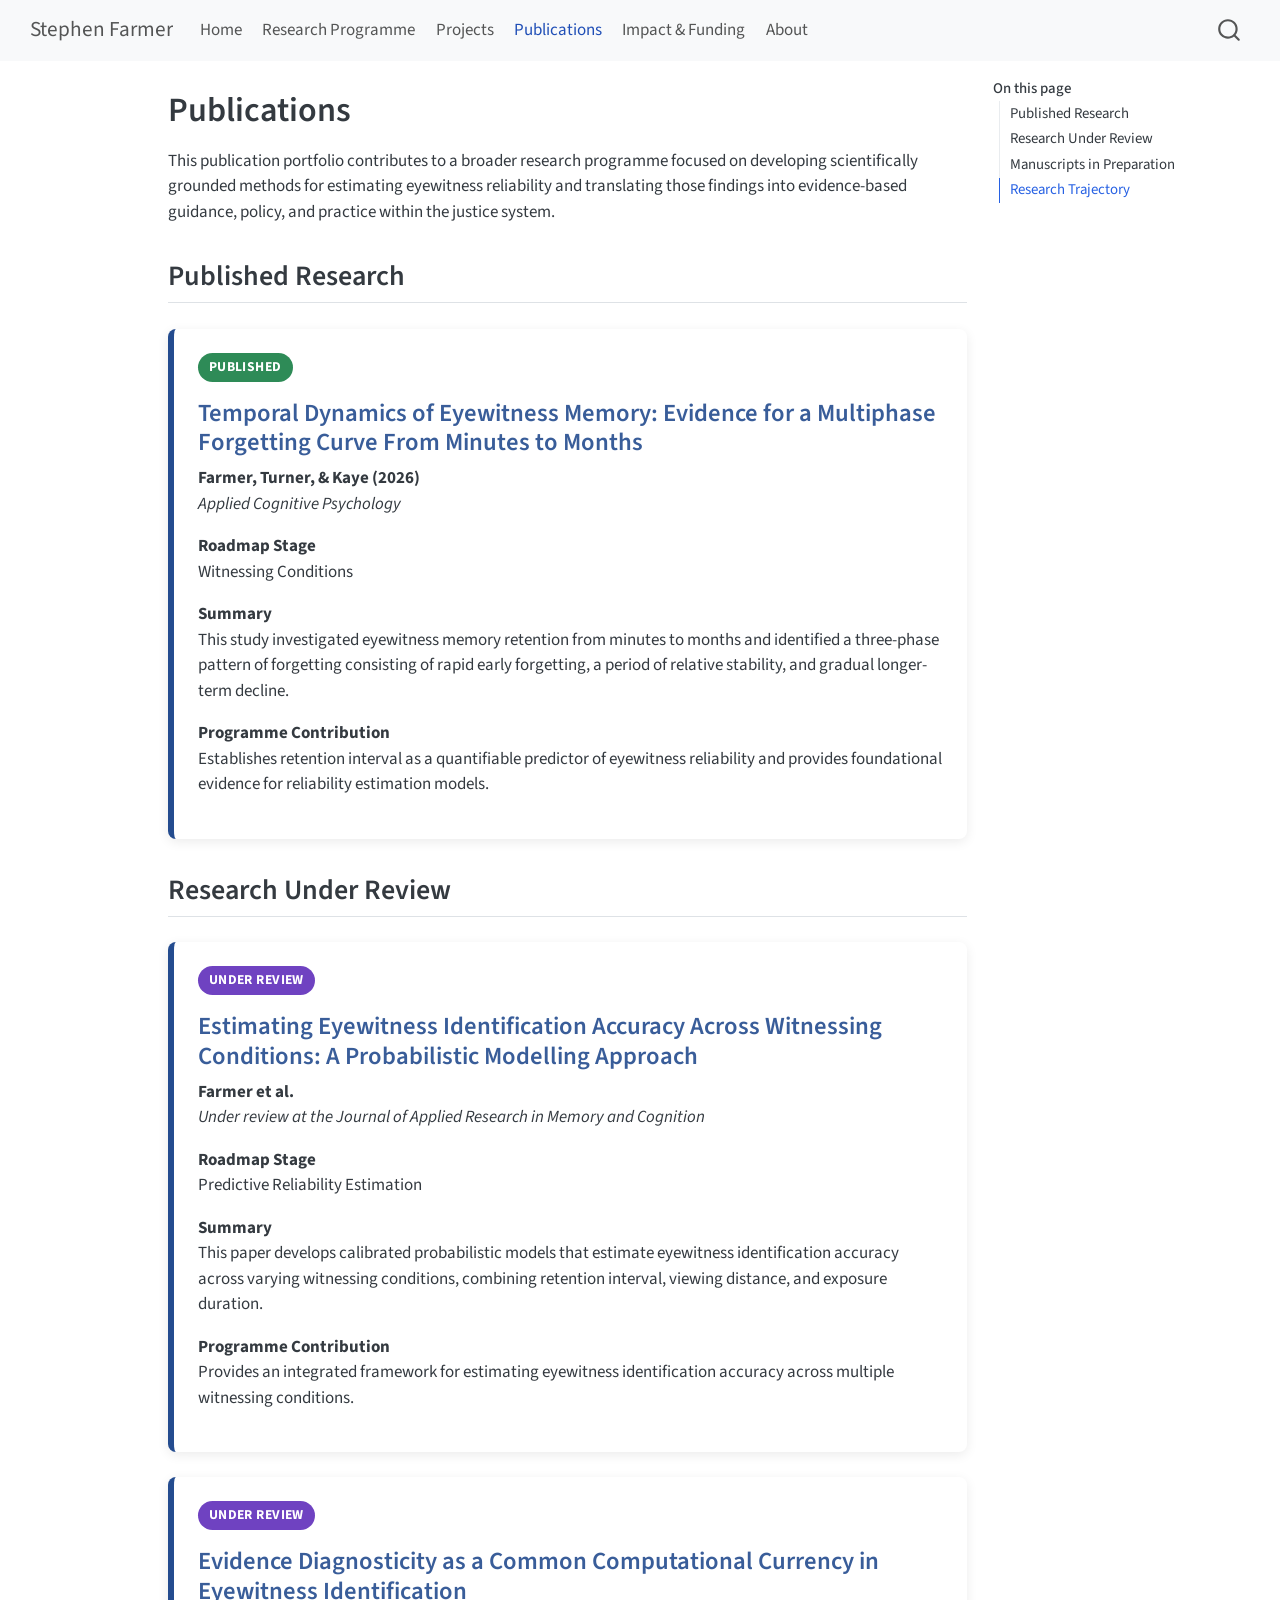
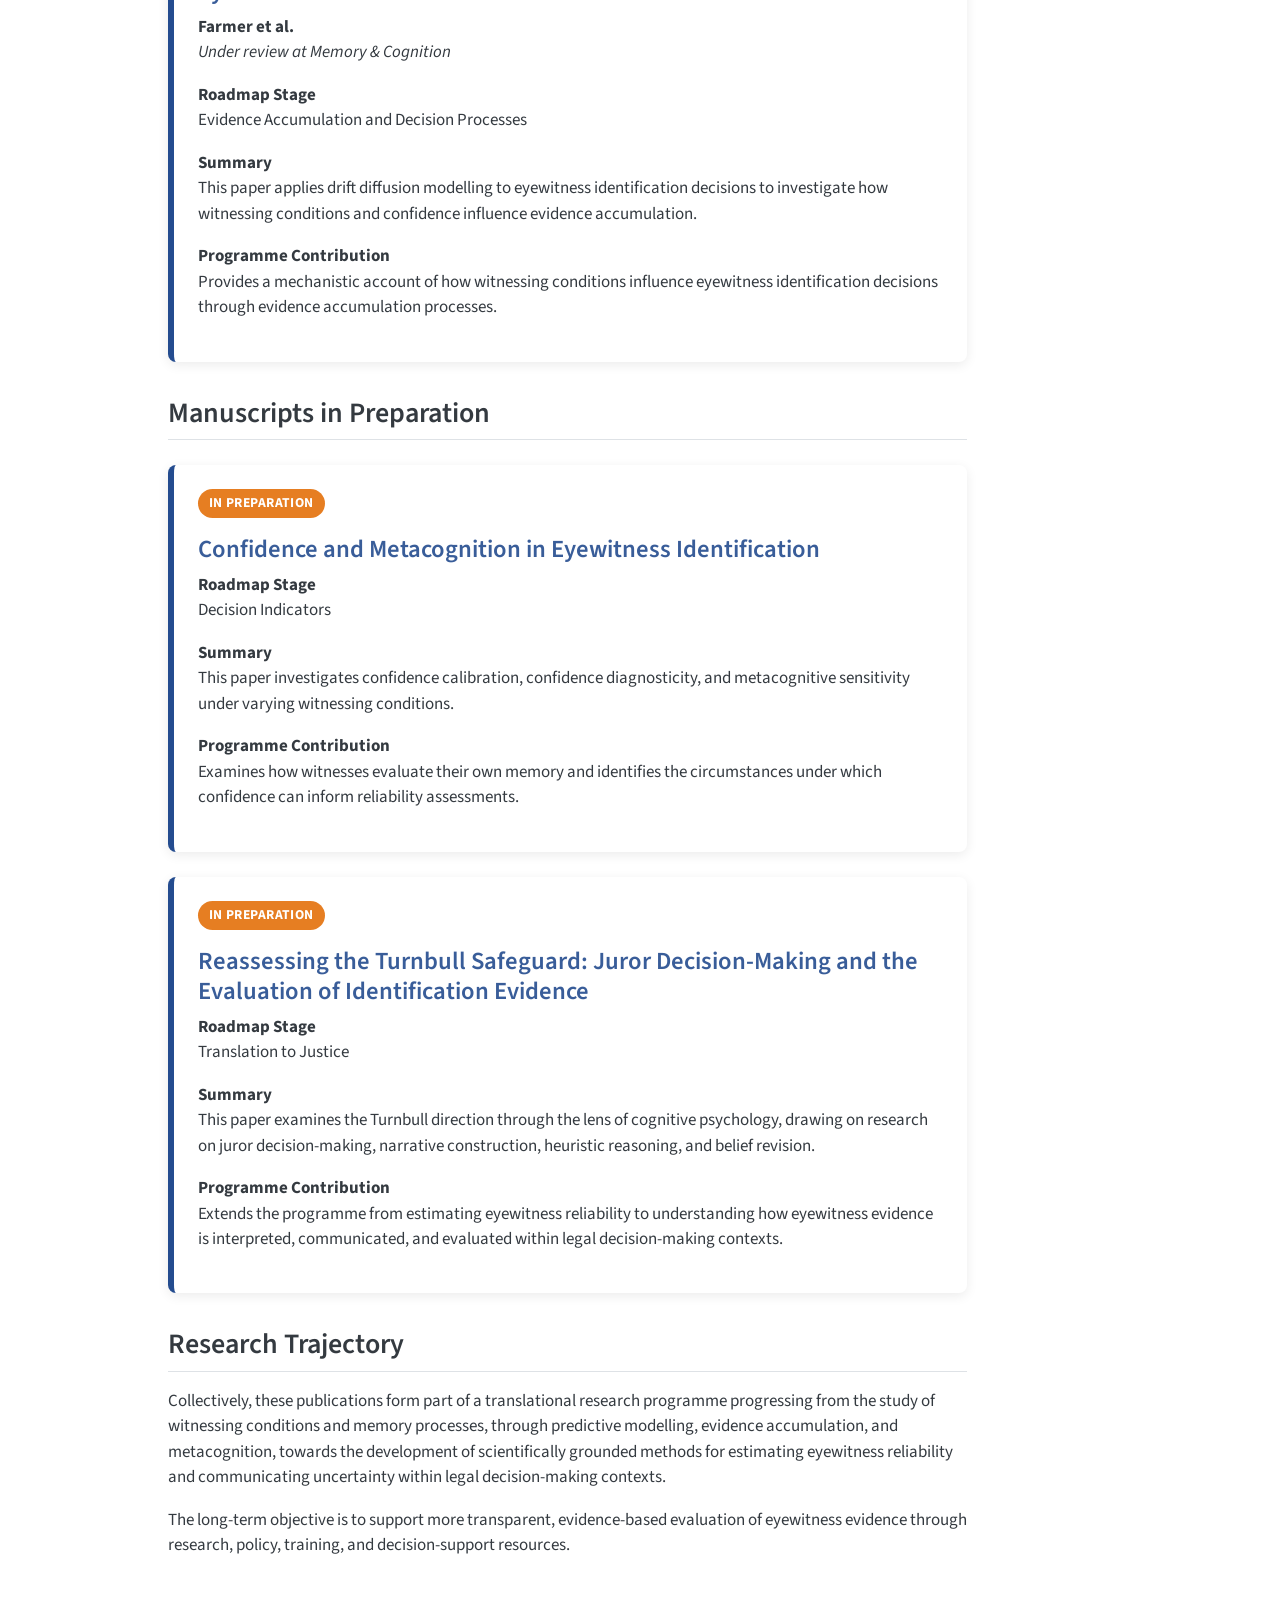
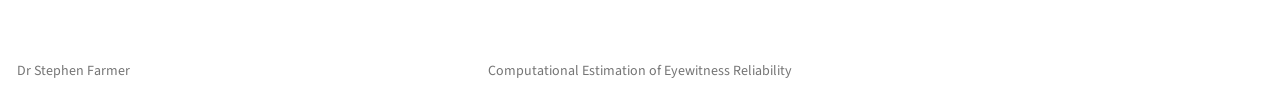
<file: docs/publications.html>
<!DOCTYPE html>
<html xmlns="http://www.w3.org/1999/xhtml" lang="en" xml:lang="en"><head>

<meta charset="utf-8">
<meta name="generator" content="quarto-1.8.26">

<meta name="viewport" content="width=device-width, initial-scale=1.0, user-scalable=yes">


<title>Publications – Stephen Farmer</title>
<style>
code{white-space: pre-wrap;}
span.smallcaps{font-variant: small-caps;}
div.columns{display: flex; gap: min(4vw, 1.5em);}
div.column{flex: auto; overflow-x: auto;}
div.hanging-indent{margin-left: 1.5em; text-indent: -1.5em;}
ul.task-list{list-style: none;}
ul.task-list li input[type="checkbox"] {
  width: 0.8em;
  margin: 0 0.8em 0.2em -1em; /* quarto-specific, see https://github.com/quarto-dev/quarto-cli/issues/4556 */ 
  vertical-align: middle;
}
</style>


<script src="site_libs/quarto-nav/quarto-nav.js"></script>
<script src="site_libs/quarto-nav/headroom.min.js"></script>
<script src="site_libs/clipboard/clipboard.min.js"></script>
<script src="site_libs/quarto-search/autocomplete.umd.js"></script>
<script src="site_libs/quarto-search/fuse.min.js"></script>
<script src="site_libs/quarto-search/quarto-search.js"></script>
<meta name="quarto:offset" content="./">
<script src="site_libs/quarto-html/quarto.js" type="module"></script>
<script src="site_libs/quarto-html/tabsets/tabsets.js" type="module"></script>
<script src="site_libs/quarto-html/axe/axe-check.js" type="module"></script>
<script src="site_libs/quarto-html/popper.min.js"></script>
<script src="site_libs/quarto-html/tippy.umd.min.js"></script>
<script src="site_libs/quarto-html/anchor.min.js"></script>
<link href="site_libs/quarto-html/tippy.css" rel="stylesheet">
<link href="site_libs/quarto-html/quarto-syntax-highlighting-587c61ba64f3a5504c4d52d930310e48.css" rel="stylesheet" id="quarto-text-highlighting-styles">
<script src="site_libs/bootstrap/bootstrap.min.js"></script>
<link href="site_libs/bootstrap/bootstrap-icons.css" rel="stylesheet">
<link href="site_libs/bootstrap/bootstrap-5b4ad623e5705c0698d39aec6f10cf02.min.css" rel="stylesheet" append-hash="true" id="quarto-bootstrap" data-mode="light">
<script id="quarto-search-options" type="application/json">{
  "location": "navbar",
  "copy-button": false,
  "collapse-after": 3,
  "panel-placement": "end",
  "type": "overlay",
  "limit": 50,
  "keyboard-shortcut": [
    "f",
    "/",
    "s"
  ],
  "show-item-context": false,
  "language": {
    "search-no-results-text": "No results",
    "search-matching-documents-text": "matching documents",
    "search-copy-link-title": "Copy link to search",
    "search-hide-matches-text": "Hide additional matches",
    "search-more-match-text": "more match in this document",
    "search-more-matches-text": "more matches in this document",
    "search-clear-button-title": "Clear",
    "search-text-placeholder": "",
    "search-detached-cancel-button-title": "Cancel",
    "search-submit-button-title": "Submit",
    "search-label": "Search"
  }
}</script>


<link rel="stylesheet" href="styles.css">
</head>

<body class="nav-fixed quarto-light">

<div id="quarto-search-results"></div>
  <header id="quarto-header" class="headroom fixed-top">
    <nav class="navbar navbar-expand-lg " data-bs-theme="dark">
      <div class="navbar-container container-fluid">
      <div class="navbar-brand-container mx-auto">
    <a class="navbar-brand" href="./index.html">
    <span class="navbar-title">Stephen Farmer</span>
    </a>
  </div>
            <div id="quarto-search" class="" title="Search"></div>
          <button class="navbar-toggler" type="button" data-bs-toggle="collapse" data-bs-target="#navbarCollapse" aria-controls="navbarCollapse" role="menu" aria-expanded="false" aria-label="Toggle navigation" onclick="if (window.quartoToggleHeadroom) { window.quartoToggleHeadroom(); }">
  <span class="navbar-toggler-icon"></span>
</button>
          <div class="collapse navbar-collapse" id="navbarCollapse">
            <ul class="navbar-nav navbar-nav-scroll me-auto">
  <li class="nav-item">
    <a class="nav-link" href="./index.html"> 
<span class="menu-text">Home</span></a>
  </li>  
  <li class="nav-item">
    <a class="nav-link" href="./programme.html"> 
<span class="menu-text">Research Programme</span></a>
  </li>  
  <li class="nav-item">
    <a class="nav-link" href="./projects.html"> 
<span class="menu-text">Projects</span></a>
  </li>  
  <li class="nav-item">
    <a class="nav-link active" href="./publications.html" aria-current="page"> 
<span class="menu-text">Publications</span></a>
  </li>  
  <li class="nav-item">
    <a class="nav-link" href="./impact.html"> 
<span class="menu-text">Impact &amp; Funding</span></a>
  </li>  
  <li class="nav-item">
    <a class="nav-link" href="./about.html"> 
<span class="menu-text">About</span></a>
  </li>  
</ul>
          </div> <!-- /navcollapse -->
            <div class="quarto-navbar-tools">
</div>
      </div> <!-- /container-fluid -->
    </nav>
</header>
<!-- content -->
<div id="quarto-content" class="quarto-container page-columns page-rows-contents page-layout-article page-navbar">
<!-- sidebar -->
<!-- margin-sidebar -->
    <div id="quarto-margin-sidebar" class="sidebar margin-sidebar">
        <nav id="TOC" role="doc-toc" class="toc-active">
    <h2 id="toc-title">On this page</h2>
   
  <ul>
  <li><a href="#published-research" id="toc-published-research" class="nav-link active" data-scroll-target="#published-research">Published Research</a></li>
  <li><a href="#research-under-review" id="toc-research-under-review" class="nav-link" data-scroll-target="#research-under-review">Research Under Review</a></li>
  <li><a href="#manuscripts-in-preparation" id="toc-manuscripts-in-preparation" class="nav-link" data-scroll-target="#manuscripts-in-preparation">Manuscripts in Preparation</a></li>
  <li><a href="#research-trajectory" id="toc-research-trajectory" class="nav-link" data-scroll-target="#research-trajectory">Research Trajectory</a></li>
  </ul>
</nav>
    </div>
<!-- main -->
<main class="content" id="quarto-document-content">

<header id="title-block-header" class="quarto-title-block default">
<div class="quarto-title">
<h1 class="title">Publications</h1>
</div>



<div class="quarto-title-meta">

    
  
    
  </div>
  


</header>


<p>This publication portfolio contributes to a broader research programme focused on developing scientifically grounded methods for estimating eyewitness reliability and translating those findings into evidence-based guidance, policy, and practice within the justice system.</p>
<section id="published-research" class="level2">
<h2 class="anchored" data-anchor-id="published-research">Published Research</h2>
<div class="research-project">
<p><span class="status-badge published">Published</span></p>
<section id="temporal-dynamics-of-eyewitness-memory-evidence-for-a-multiphase-forgetting-curve-from-minutes-to-months" class="level3">
<h3 class="anchored" data-anchor-id="temporal-dynamics-of-eyewitness-memory-evidence-for-a-multiphase-forgetting-curve-from-minutes-to-months">Temporal Dynamics of Eyewitness Memory: Evidence for a Multiphase Forgetting Curve From Minutes to Months</h3>
<p><strong>Farmer, Turner, &amp; Kaye (2026)</strong><br>
<em>Applied Cognitive Psychology</em></p>
<p><strong>Roadmap Stage</strong><br>
Witnessing Conditions</p>
<p><strong>Summary</strong><br>
This study investigated eyewitness memory retention from minutes to months and identified a three-phase pattern of forgetting consisting of rapid early forgetting, a period of relative stability, and gradual longer-term decline.</p>
<p><strong>Programme Contribution</strong><br>
Establishes retention interval as a quantifiable predictor of eyewitness reliability and provides foundational evidence for reliability estimation models.</p>
</section>
</div>
</section>
<section id="research-under-review" class="level2">
<h2 class="anchored" data-anchor-id="research-under-review">Research Under Review</h2>
<div class="research-project">
<p><span class="status-badge review">Under Review</span></p>
<section id="estimating-eyewitness-identification-accuracy-across-witnessing-conditions-a-probabilistic-modelling-approach" class="level3">
<h3 class="anchored" data-anchor-id="estimating-eyewitness-identification-accuracy-across-witnessing-conditions-a-probabilistic-modelling-approach">Estimating Eyewitness Identification Accuracy Across Witnessing Conditions: A Probabilistic Modelling Approach</h3>
<p><strong>Farmer et al.</strong><br>
<em>Under review at the Journal of Applied Research in Memory and Cognition</em></p>
<p><strong>Roadmap Stage</strong><br>
Predictive Reliability Estimation</p>
<p><strong>Summary</strong><br>
This paper develops calibrated probabilistic models that estimate eyewitness identification accuracy across varying witnessing conditions, combining retention interval, viewing distance, and exposure duration.</p>
<p><strong>Programme Contribution</strong><br>
Provides an integrated framework for estimating eyewitness identification accuracy across multiple witnessing conditions.</p>
</section>
</div>
<div class="research-project">
<p><span class="status-badge review">Under Review</span></p>
<section id="evidence-diagnosticity-as-a-common-computational-currency-in-eyewitness-identification" class="level3">
<h3 class="anchored" data-anchor-id="evidence-diagnosticity-as-a-common-computational-currency-in-eyewitness-identification">Evidence Diagnosticity as a Common Computational Currency in Eyewitness Identification</h3>
<p><strong>Farmer et al.</strong><br>
<em>Under review at Memory &amp; Cognition</em></p>
<p><strong>Roadmap Stage</strong><br>
Evidence Accumulation and Decision Processes</p>
<p><strong>Summary</strong><br>
This paper applies drift diffusion modelling to eyewitness identification decisions to investigate how witnessing conditions and confidence influence evidence accumulation.</p>
<p><strong>Programme Contribution</strong><br>
Provides a mechanistic account of how witnessing conditions influence eyewitness identification decisions through evidence accumulation processes.</p>
</section>
</div>
</section>
<section id="manuscripts-in-preparation" class="level2">
<h2 class="anchored" data-anchor-id="manuscripts-in-preparation">Manuscripts in Preparation</h2>
<div class="research-project">
<p><span class="status-badge development">In Preparation</span></p>
<section id="confidence-and-metacognition-in-eyewitness-identification" class="level3">
<h3 class="anchored" data-anchor-id="confidence-and-metacognition-in-eyewitness-identification">Confidence and Metacognition in Eyewitness Identification</h3>
<p><strong>Roadmap Stage</strong><br>
Decision Indicators</p>
<p><strong>Summary</strong><br>
This paper investigates confidence calibration, confidence diagnosticity, and metacognitive sensitivity under varying witnessing conditions.</p>
<p><strong>Programme Contribution</strong><br>
Examines how witnesses evaluate their own memory and identifies the circumstances under which confidence can inform reliability assessments.</p>
</section>
</div>
<div class="research-project">
<p><span class="status-badge development">In Preparation</span></p>
<section id="reassessing-the-turnbull-safeguard-juror-decision-making-and-the-evaluation-of-identification-evidence" class="level3">
<h3 class="anchored" data-anchor-id="reassessing-the-turnbull-safeguard-juror-decision-making-and-the-evaluation-of-identification-evidence">Reassessing the Turnbull Safeguard: Juror Decision-Making and the Evaluation of Identification Evidence</h3>
<p><strong>Roadmap Stage</strong><br>
Translation to Justice</p>
<p><strong>Summary</strong><br>
This paper examines the Turnbull direction through the lens of cognitive psychology, drawing on research on juror decision-making, narrative construction, heuristic reasoning, and belief revision.</p>
<p><strong>Programme Contribution</strong><br>
Extends the programme from estimating eyewitness reliability to understanding how eyewitness evidence is interpreted, communicated, and evaluated within legal decision-making contexts.</p>
</section>
</div>
</section>
<section id="research-trajectory" class="level2">
<h2 class="anchored" data-anchor-id="research-trajectory">Research Trajectory</h2>
<p>Collectively, these publications form part of a translational research programme progressing from the study of witnessing conditions and memory processes, through predictive modelling, evidence accumulation, and metacognition, towards the development of scientifically grounded methods for estimating eyewitness reliability and communicating uncertainty within legal decision-making contexts.</p>
<p>The long-term objective is to support more transparent, evidence-based evaluation of eyewitness evidence through research, policy, training, and decision-support resources.</p>


</section>

</main> <!-- /main -->
<script id="quarto-html-after-body" type="application/javascript">
  window.document.addEventListener("DOMContentLoaded", function (event) {
    const icon = "";
    const anchorJS = new window.AnchorJS();
    anchorJS.options = {
      placement: 'right',
      icon: icon
    };
    anchorJS.add('.anchored');
    const isCodeAnnotation = (el) => {
      for (const clz of el.classList) {
        if (clz.startsWith('code-annotation-')) {                     
          return true;
        }
      }
      return false;
    }
    const onCopySuccess = function(e) {
      // button target
      const button = e.trigger;
      // don't keep focus
      button.blur();
      // flash "checked"
      button.classList.add('code-copy-button-checked');
      var currentTitle = button.getAttribute("title");
      button.setAttribute("title", "Copied!");
      let tooltip;
      if (window.bootstrap) {
        button.setAttribute("data-bs-toggle", "tooltip");
        button.setAttribute("data-bs-placement", "left");
        button.setAttribute("data-bs-title", "Copied!");
        tooltip = new bootstrap.Tooltip(button, 
          { trigger: "manual", 
            customClass: "code-copy-button-tooltip",
            offset: [0, -8]});
        tooltip.show();    
      }
      setTimeout(function() {
        if (tooltip) {
          tooltip.hide();
          button.removeAttribute("data-bs-title");
          button.removeAttribute("data-bs-toggle");
          button.removeAttribute("data-bs-placement");
        }
        button.setAttribute("title", currentTitle);
        button.classList.remove('code-copy-button-checked');
      }, 1000);
      // clear code selection
      e.clearSelection();
    }
    const getTextToCopy = function(trigger) {
      const outerScaffold = trigger.parentElement.cloneNode(true);
      const codeEl = outerScaffold.querySelector('code');
      for (const childEl of codeEl.children) {
        if (isCodeAnnotation(childEl)) {
          childEl.remove();
        }
      }
      return codeEl.innerText;
    }
    const clipboard = new window.ClipboardJS('.code-copy-button:not([data-in-quarto-modal])', {
      text: getTextToCopy
    });
    clipboard.on('success', onCopySuccess);
    if (window.document.getElementById('quarto-embedded-source-code-modal')) {
      const clipboardModal = new window.ClipboardJS('.code-copy-button[data-in-quarto-modal]', {
        text: getTextToCopy,
        container: window.document.getElementById('quarto-embedded-source-code-modal')
      });
      clipboardModal.on('success', onCopySuccess);
    }
      var localhostRegex = new RegExp(/^(?:http|https):\/\/localhost\:?[0-9]*\//);
      var mailtoRegex = new RegExp(/^mailto:/);
        var filterRegex = new RegExp('/' + window.location.host + '/');
      var isInternal = (href) => {
          return filterRegex.test(href) || localhostRegex.test(href) || mailtoRegex.test(href);
      }
      // Inspect non-navigation links and adorn them if external
     var links = window.document.querySelectorAll('a[href]:not(.nav-link):not(.navbar-brand):not(.toc-action):not(.sidebar-link):not(.sidebar-item-toggle):not(.pagination-link):not(.no-external):not([aria-hidden]):not(.dropdown-item):not(.quarto-navigation-tool):not(.about-link)');
      for (var i=0; i<links.length; i++) {
        const link = links[i];
        if (!isInternal(link.href)) {
          // undo the damage that might have been done by quarto-nav.js in the case of
          // links that we want to consider external
          if (link.dataset.originalHref !== undefined) {
            link.href = link.dataset.originalHref;
          }
        }
      }
    function tippyHover(el, contentFn, onTriggerFn, onUntriggerFn) {
      const config = {
        allowHTML: true,
        maxWidth: 500,
        delay: 100,
        arrow: false,
        appendTo: function(el) {
            return el.parentElement;
        },
        interactive: true,
        interactiveBorder: 10,
        theme: 'quarto',
        placement: 'bottom-start',
      };
      if (contentFn) {
        config.content = contentFn;
      }
      if (onTriggerFn) {
        config.onTrigger = onTriggerFn;
      }
      if (onUntriggerFn) {
        config.onUntrigger = onUntriggerFn;
      }
      window.tippy(el, config); 
    }
    const noterefs = window.document.querySelectorAll('a[role="doc-noteref"]');
    for (var i=0; i<noterefs.length; i++) {
      const ref = noterefs[i];
      tippyHover(ref, function() {
        // use id or data attribute instead here
        let href = ref.getAttribute('data-footnote-href') || ref.getAttribute('href');
        try { href = new URL(href).hash; } catch {}
        const id = href.replace(/^#\/?/, "");
        const note = window.document.getElementById(id);
        if (note) {
          return note.innerHTML;
        } else {
          return "";
        }
      });
    }
    const xrefs = window.document.querySelectorAll('a.quarto-xref');
    const processXRef = (id, note) => {
      // Strip column container classes
      const stripColumnClz = (el) => {
        el.classList.remove("page-full", "page-columns");
        if (el.children) {
          for (const child of el.children) {
            stripColumnClz(child);
          }
        }
      }
      stripColumnClz(note)
      if (id === null || id.startsWith('sec-')) {
        // Special case sections, only their first couple elements
        const container = document.createElement("div");
        if (note.children && note.children.length > 2) {
          container.appendChild(note.children[0].cloneNode(true));
          for (let i = 1; i < note.children.length; i++) {
            const child = note.children[i];
            if (child.tagName === "P" && child.innerText === "") {
              continue;
            } else {
              container.appendChild(child.cloneNode(true));
              break;
            }
          }
          if (window.Quarto?.typesetMath) {
            window.Quarto.typesetMath(container);
          }
          return container.innerHTML
        } else {
          if (window.Quarto?.typesetMath) {
            window.Quarto.typesetMath(note);
          }
          return note.innerHTML;
        }
      } else {
        // Remove any anchor links if they are present
        const anchorLink = note.querySelector('a.anchorjs-link');
        if (anchorLink) {
          anchorLink.remove();
        }
        if (window.Quarto?.typesetMath) {
          window.Quarto.typesetMath(note);
        }
        if (note.classList.contains("callout")) {
          return note.outerHTML;
        } else {
          return note.innerHTML;
        }
      }
    }
    for (var i=0; i<xrefs.length; i++) {
      const xref = xrefs[i];
      tippyHover(xref, undefined, function(instance) {
        instance.disable();
        let url = xref.getAttribute('href');
        let hash = undefined; 
        if (url.startsWith('#')) {
          hash = url;
        } else {
          try { hash = new URL(url).hash; } catch {}
        }
        if (hash) {
          const id = hash.replace(/^#\/?/, "");
          const note = window.document.getElementById(id);
          if (note !== null) {
            try {
              const html = processXRef(id, note.cloneNode(true));
              instance.setContent(html);
            } finally {
              instance.enable();
              instance.show();
            }
          } else {
            // See if we can fetch this
            fetch(url.split('#')[0])
            .then(res => res.text())
            .then(html => {
              const parser = new DOMParser();
              const htmlDoc = parser.parseFromString(html, "text/html");
              const note = htmlDoc.getElementById(id);
              if (note !== null) {
                const html = processXRef(id, note);
                instance.setContent(html);
              } 
            }).finally(() => {
              instance.enable();
              instance.show();
            });
          }
        } else {
          // See if we can fetch a full url (with no hash to target)
          // This is a special case and we should probably do some content thinning / targeting
          fetch(url)
          .then(res => res.text())
          .then(html => {
            const parser = new DOMParser();
            const htmlDoc = parser.parseFromString(html, "text/html");
            const note = htmlDoc.querySelector('main.content');
            if (note !== null) {
              // This should only happen for chapter cross references
              // (since there is no id in the URL)
              // remove the first header
              if (note.children.length > 0 && note.children[0].tagName === "HEADER") {
                note.children[0].remove();
              }
              const html = processXRef(null, note);
              instance.setContent(html);
            } 
          }).finally(() => {
            instance.enable();
            instance.show();
          });
        }
      }, function(instance) {
      });
    }
        let selectedAnnoteEl;
        const selectorForAnnotation = ( cell, annotation) => {
          let cellAttr = 'data-code-cell="' + cell + '"';
          let lineAttr = 'data-code-annotation="' +  annotation + '"';
          const selector = 'span[' + cellAttr + '][' + lineAttr + ']';
          return selector;
        }
        const selectCodeLines = (annoteEl) => {
          const doc = window.document;
          const targetCell = annoteEl.getAttribute("data-target-cell");
          const targetAnnotation = annoteEl.getAttribute("data-target-annotation");
          const annoteSpan = window.document.querySelector(selectorForAnnotation(targetCell, targetAnnotation));
          const lines = annoteSpan.getAttribute("data-code-lines").split(",");
          const lineIds = lines.map((line) => {
            return targetCell + "-" + line;
          })
          let top = null;
          let height = null;
          let parent = null;
          if (lineIds.length > 0) {
              //compute the position of the single el (top and bottom and make a div)
              const el = window.document.getElementById(lineIds[0]);
              top = el.offsetTop;
              height = el.offsetHeight;
              parent = el.parentElement.parentElement;
            if (lineIds.length > 1) {
              const lastEl = window.document.getElementById(lineIds[lineIds.length - 1]);
              const bottom = lastEl.offsetTop + lastEl.offsetHeight;
              height = bottom - top;
            }
            if (top !== null && height !== null && parent !== null) {
              // cook up a div (if necessary) and position it 
              let div = window.document.getElementById("code-annotation-line-highlight");
              if (div === null) {
                div = window.document.createElement("div");
                div.setAttribute("id", "code-annotation-line-highlight");
                div.style.position = 'absolute';
                parent.appendChild(div);
              }
              div.style.top = top - 2 + "px";
              div.style.height = height + 4 + "px";
              div.style.left = 0;
              let gutterDiv = window.document.getElementById("code-annotation-line-highlight-gutter");
              if (gutterDiv === null) {
                gutterDiv = window.document.createElement("div");
                gutterDiv.setAttribute("id", "code-annotation-line-highlight-gutter");
                gutterDiv.style.position = 'absolute';
                const codeCell = window.document.getElementById(targetCell);
                const gutter = codeCell.querySelector('.code-annotation-gutter');
                gutter.appendChild(gutterDiv);
              }
              gutterDiv.style.top = top - 2 + "px";
              gutterDiv.style.height = height + 4 + "px";
            }
            selectedAnnoteEl = annoteEl;
          }
        };
        const unselectCodeLines = () => {
          const elementsIds = ["code-annotation-line-highlight", "code-annotation-line-highlight-gutter"];
          elementsIds.forEach((elId) => {
            const div = window.document.getElementById(elId);
            if (div) {
              div.remove();
            }
          });
          selectedAnnoteEl = undefined;
        };
          // Handle positioning of the toggle
      window.addEventListener(
        "resize",
        throttle(() => {
          elRect = undefined;
          if (selectedAnnoteEl) {
            selectCodeLines(selectedAnnoteEl);
          }
        }, 10)
      );
      function throttle(fn, ms) {
      let throttle = false;
      let timer;
        return (...args) => {
          if(!throttle) { // first call gets through
              fn.apply(this, args);
              throttle = true;
          } else { // all the others get throttled
              if(timer) clearTimeout(timer); // cancel #2
              timer = setTimeout(() => {
                fn.apply(this, args);
                timer = throttle = false;
              }, ms);
          }
        };
      }
        // Attach click handler to the DT
        const annoteDls = window.document.querySelectorAll('dt[data-target-cell]');
        for (const annoteDlNode of annoteDls) {
          annoteDlNode.addEventListener('click', (event) => {
            const clickedEl = event.target;
            if (clickedEl !== selectedAnnoteEl) {
              unselectCodeLines();
              const activeEl = window.document.querySelector('dt[data-target-cell].code-annotation-active');
              if (activeEl) {
                activeEl.classList.remove('code-annotation-active');
              }
              selectCodeLines(clickedEl);
              clickedEl.classList.add('code-annotation-active');
            } else {
              // Unselect the line
              unselectCodeLines();
              clickedEl.classList.remove('code-annotation-active');
            }
          });
        }
    const findCites = (el) => {
      const parentEl = el.parentElement;
      if (parentEl) {
        const cites = parentEl.dataset.cites;
        if (cites) {
          return {
            el,
            cites: cites.split(' ')
          };
        } else {
          return findCites(el.parentElement)
        }
      } else {
        return undefined;
      }
    };
    var bibliorefs = window.document.querySelectorAll('a[role="doc-biblioref"]');
    for (var i=0; i<bibliorefs.length; i++) {
      const ref = bibliorefs[i];
      const citeInfo = findCites(ref);
      if (citeInfo) {
        tippyHover(citeInfo.el, function() {
          var popup = window.document.createElement('div');
          citeInfo.cites.forEach(function(cite) {
            var citeDiv = window.document.createElement('div');
            citeDiv.classList.add('hanging-indent');
            citeDiv.classList.add('csl-entry');
            var biblioDiv = window.document.getElementById('ref-' + cite);
            if (biblioDiv) {
              citeDiv.innerHTML = biblioDiv.innerHTML;
            }
            popup.appendChild(citeDiv);
          });
          return popup.innerHTML;
        });
      }
    }
  });
  </script>
</div> <!-- /content -->
<footer class="footer">
  <div class="nav-footer">
    <div class="nav-footer-left">
<p>Dr Stephen Farmer</p>
</div>   
    <div class="nav-footer-center">
<p>Computational Estimation of Eyewitness Reliability</p>
</div>
    <div class="nav-footer-right">
      &nbsp;
    </div>
  </div>
</footer>




</body></html>
</file>
<file: docs/site_libs/quarto-html/tippy.css>
.tippy-box[data-animation=fade][data-state=hidden]{opacity:0}[data-tippy-root]{max-width:calc(100vw - 10px)}.tippy-box{position:relative;background-color:#333;color:#fff;border-radius:4px;font-size:14px;line-height:1.4;white-space:normal;outline:0;transition-property:transform,visibility,opacity}.tippy-box[data-placement^=top]>.tippy-arrow{bottom:0}.tippy-box[data-placement^=top]>.tippy-arrow:before{bottom:-7px;left:0;border-width:8px 8px 0;border-top-color:initial;transform-origin:center top}.tippy-box[data-placement^=bottom]>.tippy-arrow{top:0}.tippy-box[data-placement^=bottom]>.tippy-arrow:before{top:-7px;left:0;border-width:0 8px 8px;border-bottom-color:initial;transform-origin:center bottom}.tippy-box[data-placement^=left]>.tippy-arrow{right:0}.tippy-box[data-placement^=left]>.tippy-arrow:before{border-width:8px 0 8px 8px;border-left-color:initial;right:-7px;transform-origin:center left}.tippy-box[data-placement^=right]>.tippy-arrow{left:0}.tippy-box[data-placement^=right]>.tippy-arrow:before{left:-7px;border-width:8px 8px 8px 0;border-right-color:initial;transform-origin:center right}.tippy-box[data-inertia][data-state=visible]{transition-timing-function:cubic-bezier(.54,1.5,.38,1.11)}.tippy-arrow{width:16px;height:16px;color:#333}.tippy-arrow:before{content:"";position:absolute;border-color:transparent;border-style:solid}.tippy-content{position:relative;padding:5px 9px;z-index:1}
</file>
<file: docs/site_libs/quarto-html/quarto-syntax-highlighting-587c61ba64f3a5504c4d52d930310e48.css>
/* quarto syntax highlight colors */
:root {
  --quarto-hl-ot-color: #003B4F;
  --quarto-hl-at-color: #657422;
  --quarto-hl-ss-color: #20794D;
  --quarto-hl-an-color: #5E5E5E;
  --quarto-hl-fu-color: #4758AB;
  --quarto-hl-st-color: #20794D;
  --quarto-hl-cf-color: #003B4F;
  --quarto-hl-op-color: #5E5E5E;
  --quarto-hl-er-color: #AD0000;
  --quarto-hl-bn-color: #AD0000;
  --quarto-hl-al-color: #AD0000;
  --quarto-hl-va-color: #111111;
  --quarto-hl-bu-color: inherit;
  --quarto-hl-ex-color: inherit;
  --quarto-hl-pp-color: #AD0000;
  --quarto-hl-in-color: #5E5E5E;
  --quarto-hl-vs-color: #20794D;
  --quarto-hl-wa-color: #5E5E5E;
  --quarto-hl-do-color: #5E5E5E;
  --quarto-hl-im-color: #00769E;
  --quarto-hl-ch-color: #20794D;
  --quarto-hl-dt-color: #AD0000;
  --quarto-hl-fl-color: #AD0000;
  --quarto-hl-co-color: #5E5E5E;
  --quarto-hl-cv-color: #5E5E5E;
  --quarto-hl-cn-color: #8f5902;
  --quarto-hl-sc-color: #5E5E5E;
  --quarto-hl-dv-color: #AD0000;
  --quarto-hl-kw-color: #003B4F;
}

/* other quarto variables */
:root {
  --quarto-font-monospace: SFMono-Regular, Menlo, Monaco, Consolas, "Liberation Mono", "Courier New", monospace;
}

/* syntax highlight based on Pandoc's rules */
pre > code.sourceCode > span {
  color: #003B4F;
}

code.sourceCode > span {
  color: #003B4F;
}

div.sourceCode,
div.sourceCode pre.sourceCode {
  color: #003B4F;
}

/* Normal */
code span {
  color: #003B4F;
}

/* Alert */
code span.al {
  color: #AD0000;
  font-style: inherit;
}

/* Annotation */
code span.an {
  color: #5E5E5E;
  font-style: inherit;
}

/* Attribute */
code span.at {
  color: #657422;
  font-style: inherit;
}

/* BaseN */
code span.bn {
  color: #AD0000;
  font-style: inherit;
}

/* BuiltIn */
code span.bu {
  font-style: inherit;
}

/* ControlFlow */
code span.cf {
  color: #003B4F;
  font-weight: bold;
  font-style: inherit;
}

/* Char */
code span.ch {
  color: #20794D;
  font-style: inherit;
}

/* Constant */
code span.cn {
  color: #8f5902;
  font-style: inherit;
}

/* Comment */
code span.co {
  color: #5E5E5E;
  font-style: inherit;
}

/* CommentVar */
code span.cv {
  color: #5E5E5E;
  font-style: italic;
}

/* Documentation */
code span.do {
  color: #5E5E5E;
  font-style: italic;
}

/* DataType */
code span.dt {
  color: #AD0000;
  font-style: inherit;
}

/* DecVal */
code span.dv {
  color: #AD0000;
  font-style: inherit;
}

/* Error */
code span.er {
  color: #AD0000;
  font-style: inherit;
}

/* Extension */
code span.ex {
  font-style: inherit;
}

/* Float */
code span.fl {
  color: #AD0000;
  font-style: inherit;
}

/* Function */
code span.fu {
  color: #4758AB;
  font-style: inherit;
}

/* Import */
code span.im {
  color: #00769E;
  font-style: inherit;
}

/* Information */
code span.in {
  color: #5E5E5E;
  font-style: inherit;
}

/* Keyword */
code span.kw {
  color: #003B4F;
  font-weight: bold;
  font-style: inherit;
}

/* Operator */
code span.op {
  color: #5E5E5E;
  font-style: inherit;
}

/* Other */
code span.ot {
  color: #003B4F;
  font-style: inherit;
}

/* Preprocessor */
code span.pp {
  color: #AD0000;
  font-style: inherit;
}

/* SpecialChar */
code span.sc {
  color: #5E5E5E;
  font-style: inherit;
}

/* SpecialString */
code span.ss {
  color: #20794D;
  font-style: inherit;
}

/* String */
code span.st {
  color: #20794D;
  font-style: inherit;
}

/* Variable */
code span.va {
  color: #111111;
  font-style: inherit;
}

/* VerbatimString */
code span.vs {
  color: #20794D;
  font-style: inherit;
}

/* Warning */
code span.wa {
  color: #5E5E5E;
  font-style: italic;
}

.prevent-inlining {
  content: "</";
}

/*# sourceMappingURL=2dce1cc6c82594539e1579de68416b47.css.map */
</file>
<file: docs/styles.css>
.challenge-box {
  background-color: #f4f7fb;
  border-left: 6px solid #244c8f;
  padding: 1.2rem;
  margin: 1.5rem 0;
  border-radius: 4px;
}

.challenge-box h3 {
  margin-top: 0;
  color: #244c8f;
}

.figure-wrapper {
  text-align: center;
  margin: 2rem 0 2.5rem 0;
}

.figure-wrapper img {
  max-width: 100%;
  width: 950px;
  border-radius: 8px;
  box-shadow: 0 4px 18px rgba(0, 0, 0, 0.12);
}

  display: flex;
  gap: 1rem;
  margin: 1.5rem 0 2rem 0;
  flex-wrap: wrap;
}

.homepage-button {
  background-color: #244c8f;
  color: white;
  padding: 0.75rem 1rem;
  border-radius: 6px;
  text-decoration: none;
  font-weight: 600;
}

.homepage-button:hover {
  background-color: #1b3768;
  color: white;
}

.theme-grid {
  display: grid;
  grid-template-columns: 1fr 1fr;
  gap: 1.2rem;
  margin-top: 1rem;
  margin-bottom: 2rem;
  width: 100%;
  clear: both;
}

.theme-card {
  padding: 1.5rem;
  border-radius: 8px;
  color: white;
  min-height: 220px;
  box-shadow: 0 3px 12px rgba(0,0,0,0.12);
  width: 100%;
  box-sizing: border-box;
}

@media (max-width: 900px) {
  .theme-grid {
    grid-template-columns: 1fr;
  }
}

.theme-card h3 {
  margin-top: 0;
  color: white;
}

.witnessing {
  background: #244c8f;
}

.accumulation {
  background: #6f42c1;
}

.confidence {
  background: #e67e22;
}

.individual {
  background: #2e8b57;
}

.vr {
  background: #006d77;
}

.jury {
  background: #b8860b;
}

.vr {
  background-color: #006d77 !important;
}



.theme-card.vr {
  background: #006d77 !important;
  background-color: #006d77 !important;
}

.theme-card {
  transition: transform 0.2s ease, box-shadow 0.2s ease;
}

.theme-card:hover {
  transform: translateY(-4px);
  box-shadow: 0 8px 22px rgba(0,0,0,0.18);
}

.project-grid {
  display: grid;
  grid-template-columns: repeat(auto-fit, minmax(280px, 1fr));
  gap: 1.2rem;
  margin-top: 1rem;
  margin-bottom: 2rem;
}

.project-card {
  background: #f8f9fa;
  border-left: 5px solid #244c8f;
  padding: 1.2rem;
  border-radius: 8px;
  box-shadow: 0 3px 12px rgba(0,0,0,0.08);
  transition: transform 0.2s ease, box-shadow 0.2s ease;
}

.project-card:hover {
  transform: translateY(-4px);
  box-shadow: 0 8px 22px rgba(0,0,0,0.15);
}

.project-card h3 {
  margin-top: 0;
  color: #244c8f;
}

.glance-grid {
  display: grid;
  grid-template-columns: repeat(auto-fit, minmax(180px, 1fr));
  gap: 1rem;
  margin: 1.5rem 0 2.5rem 0;
}

.glance-card {
  background: #f8f9fa;
  border-top: 5px solid #244c8f;
  padding: 1.2rem;
  text-align: center;
  border-radius: 8px;
  box-shadow: 0 3px 12px rgba(0,0,0,0.08);
}

.glance-number {
  font-size: 2.4rem;
  font-weight: 700;
  color: #244c8f;
  line-height: 1;
}

.glance-label {
  margin-top: 0.5rem;
  font-weight: 600;
}

.vision-box {
  background: #f8f9fa;
  border-left: 6px solid #244c8f;
  padding: 1.5rem;
  margin: 2rem 0;
  border-radius: 8px;
  box-shadow: 0 3px 12px rgba(0,0,0,0.08);
}

.vision-box h3 {
  margin-top: 0;
  color: #244c8f;
}
.research-project {
  background: #ffffff;
  border-left: 6px solid #244c8f;
  padding: 1.4rem;
  margin: 1.5rem 0;
  border-radius: 8px;
  box-shadow: 0 3px 12px rgba(0,0,0,0.08);
}

.research-project h3 {
  margin-top: 0.8rem;
  color: #244c8f;
}

.status-badge {
  display: inline-block;
  padding: 0.25rem 0.65rem;
  border-radius: 999px;
  color: white;
  font-size: 0.8rem;
  font-weight: 700;
  letter-spacing: 0.03em;
  text-transform: uppercase;
}

.status-badge.published {
  background: #2e8b57;
}

.status-badge.review {
  background: #6f42c1;
}

.status-badge.development {
  background: #e67e22;
}

.status-badge.emerging {
  background: #007b8a;
}

.hero-name {
  text-transform: uppercase;
  letter-spacing: 2px;
  color: #777;
  font-weight: 600;
  margin-bottom: 0.5rem;
}
.status-badge.completed {
  background: #2e8b57;
}

.status-badge.ongoing {
  background: #6f42c1;
}
</file>
